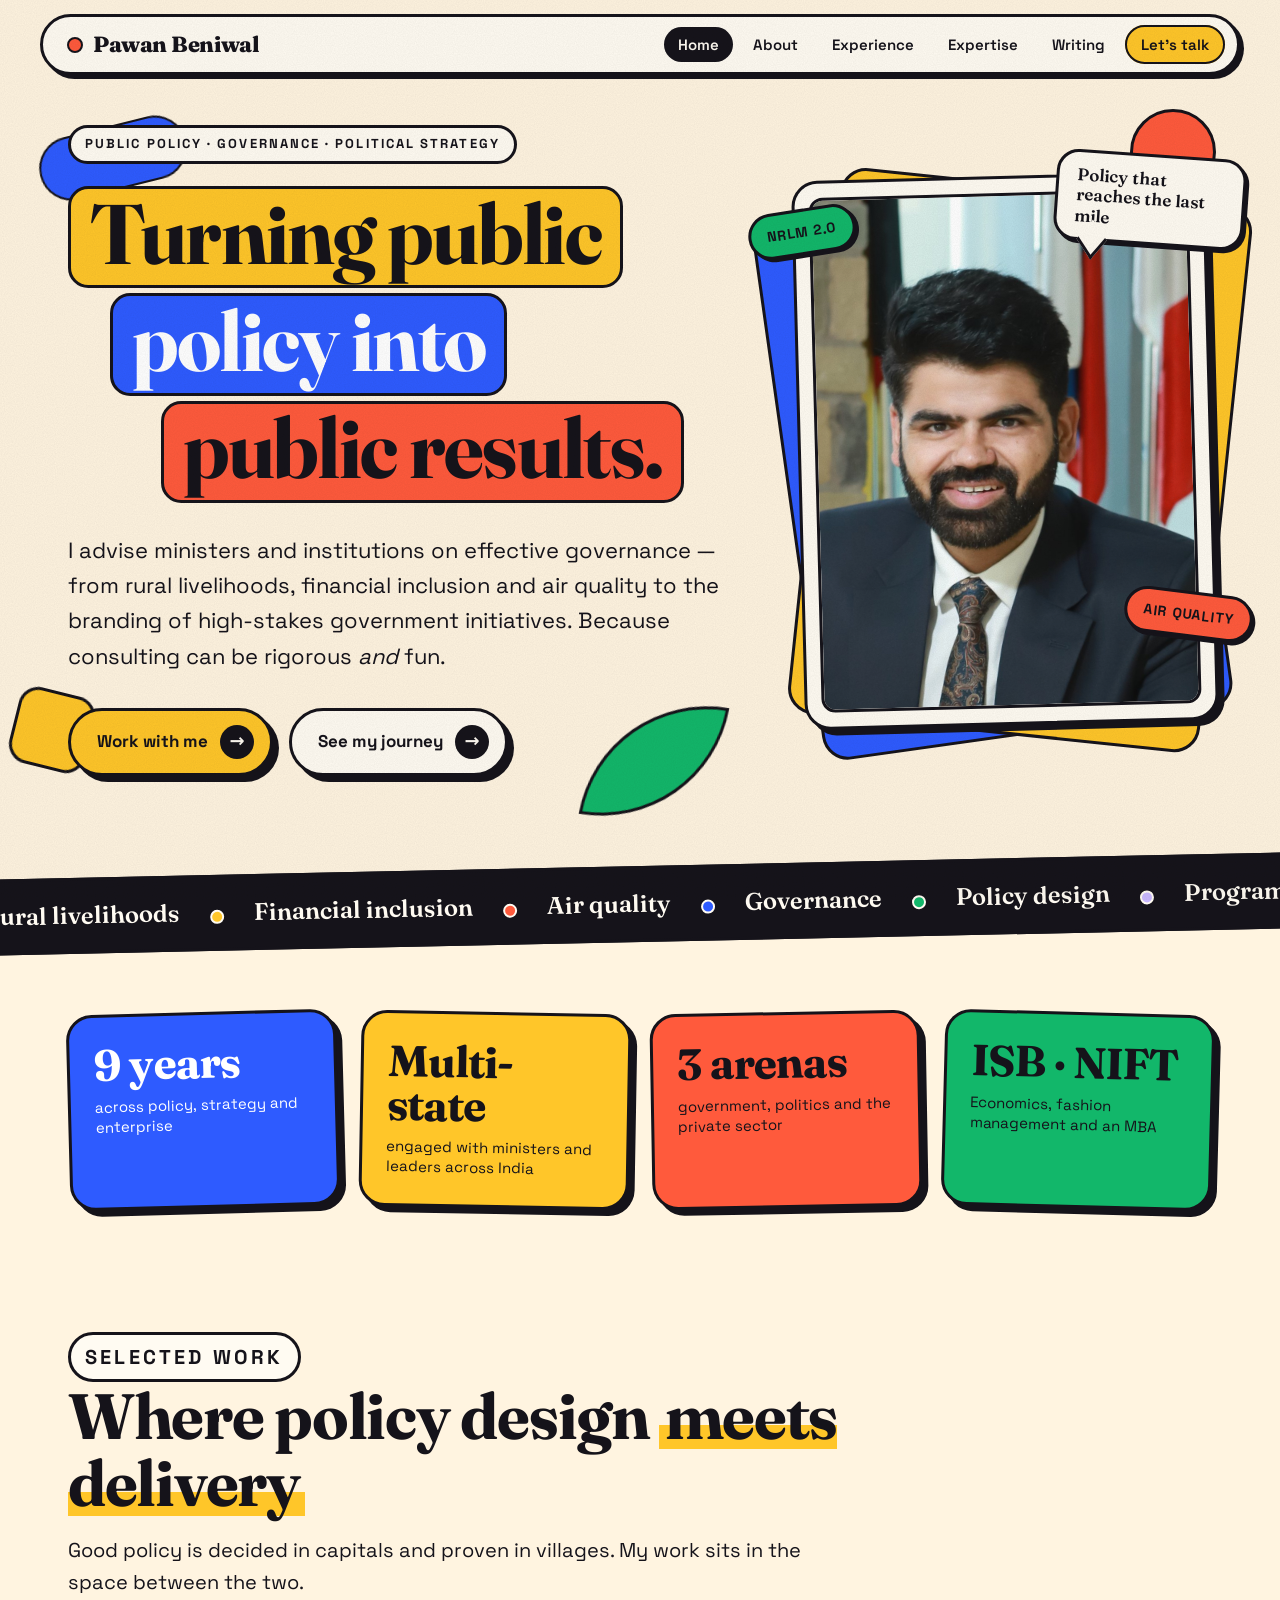
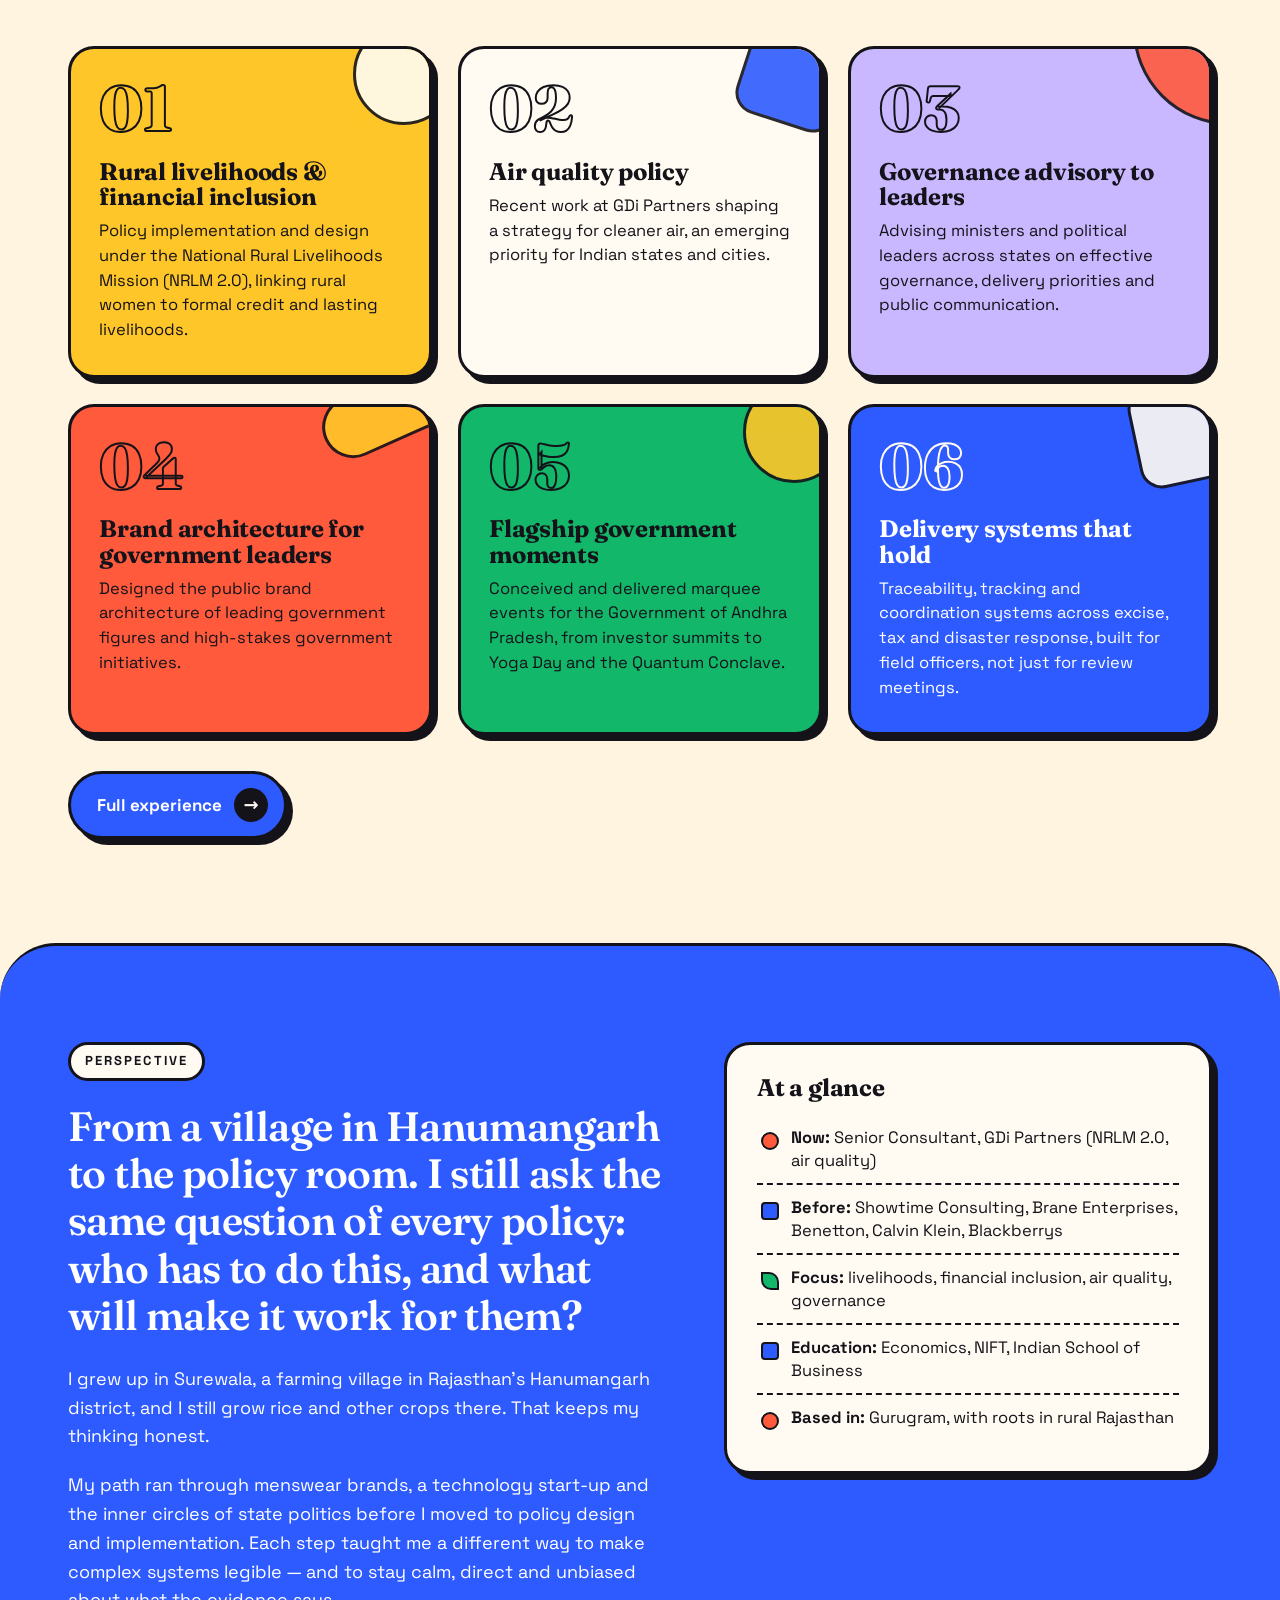
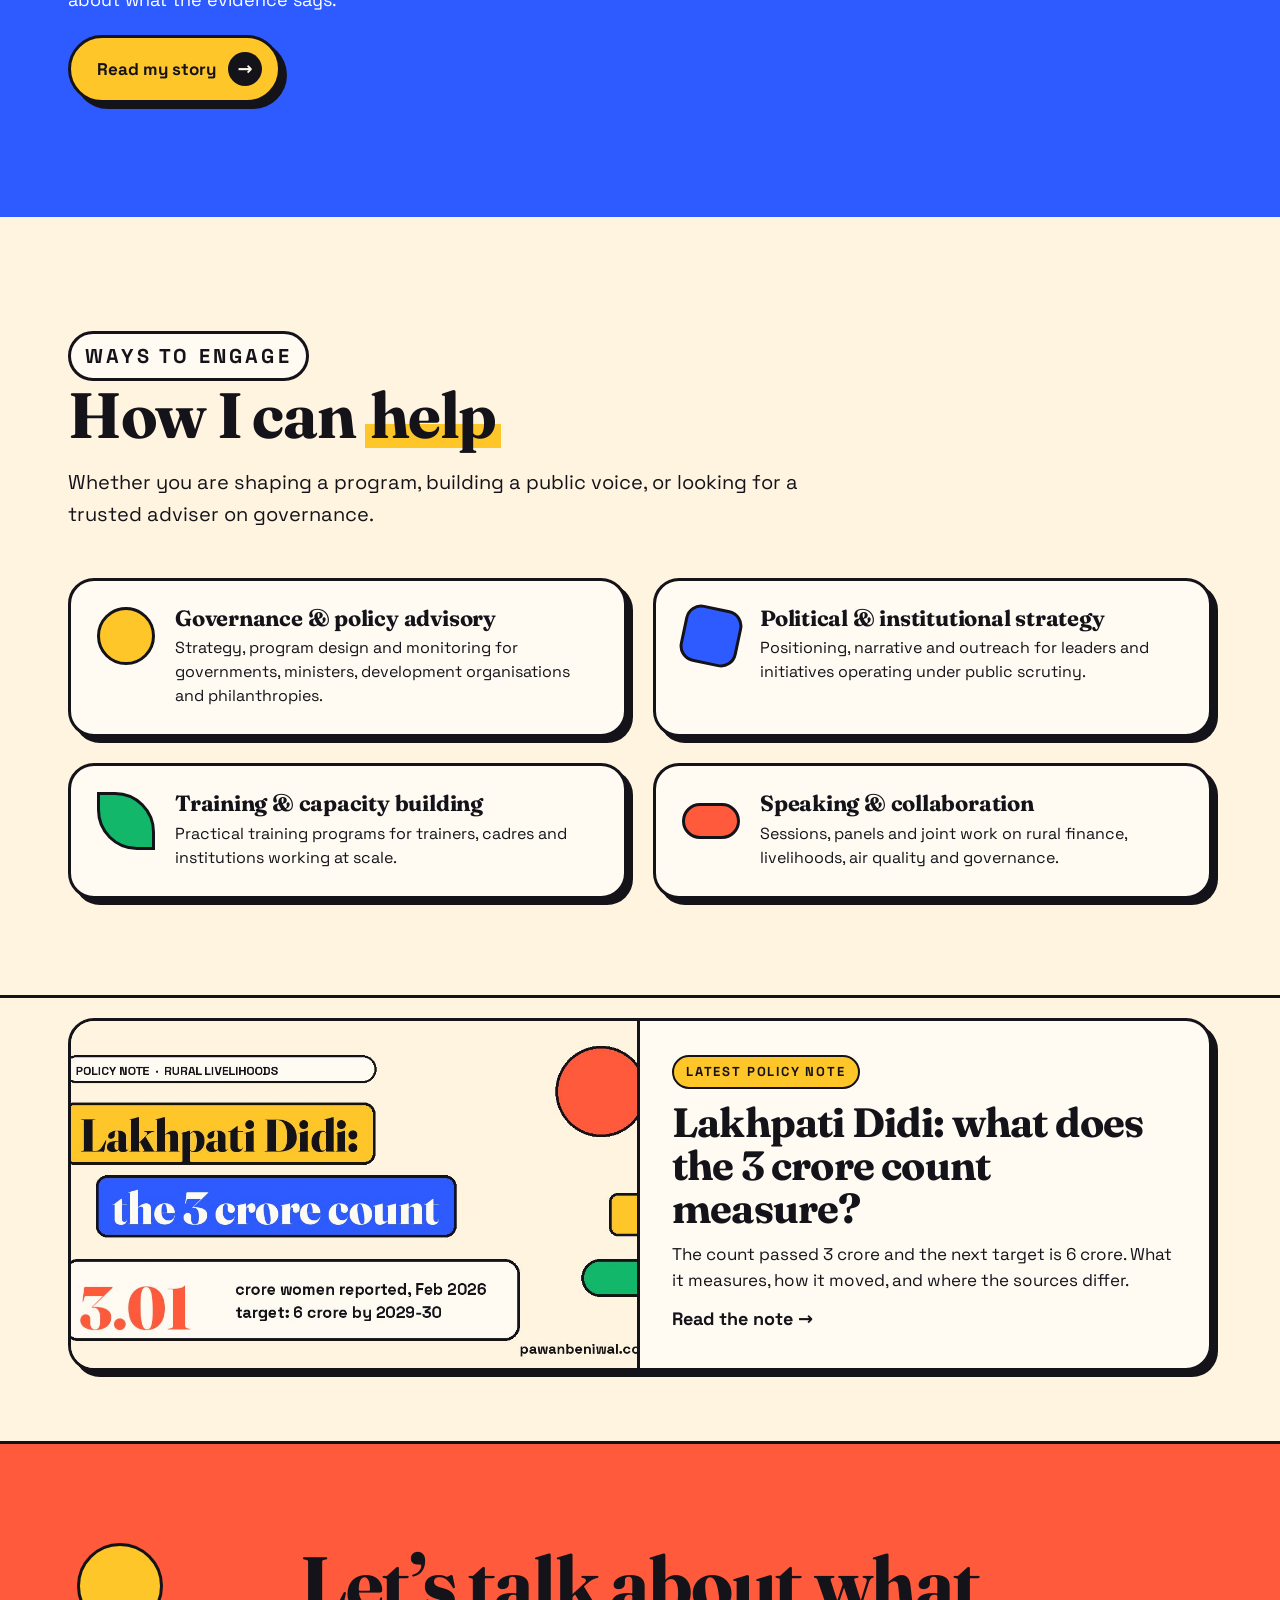
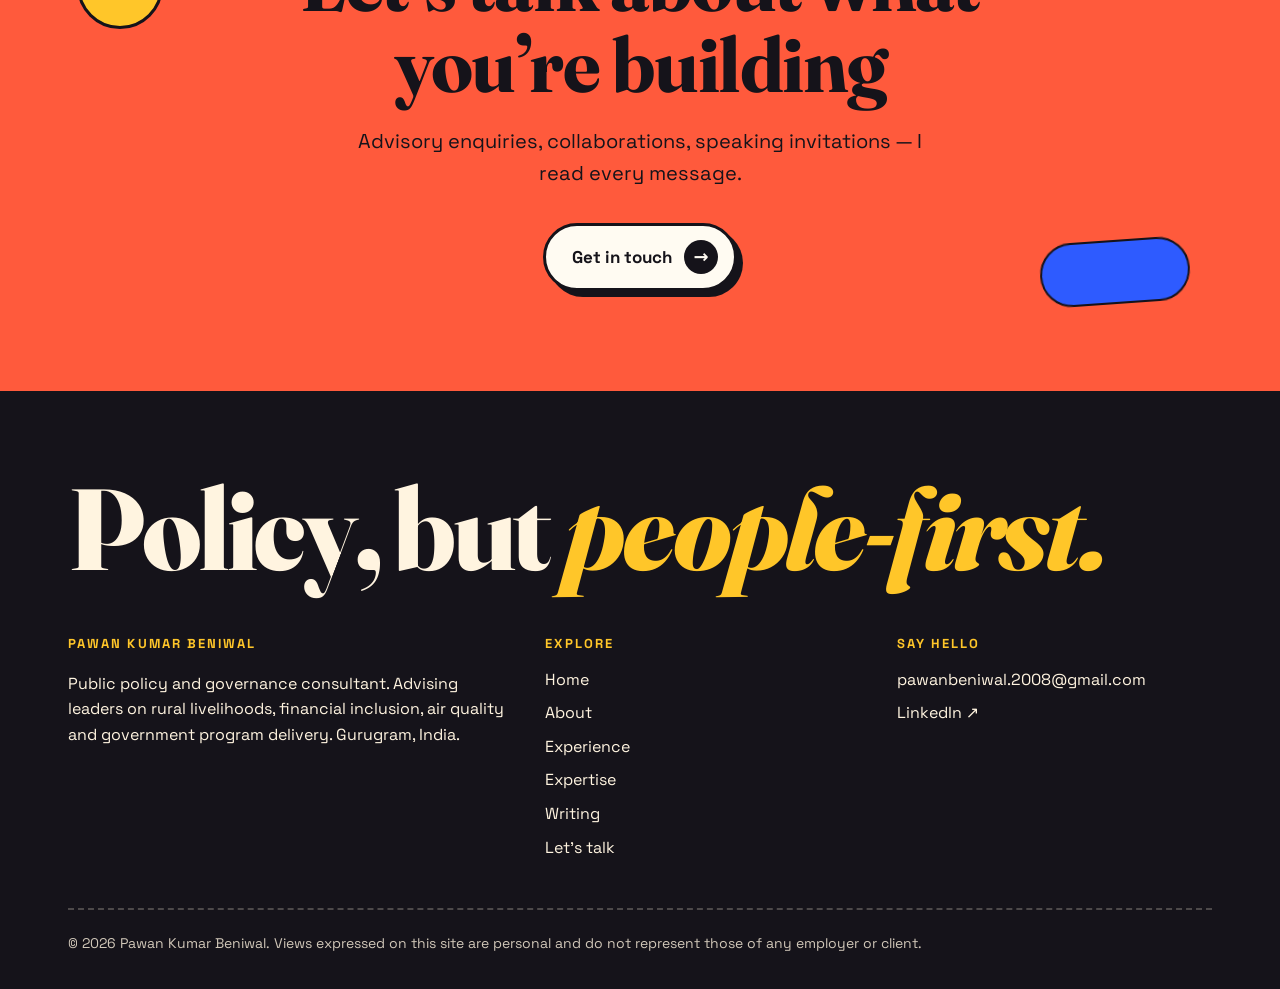
<file: index.html>
<!doctype html>
<html lang="en">
<head>
<script async src="https://www.googletagmanager.com/gtag/js?id=G-NLKWWR2XJQ"></script>
<script>window.dataLayer=window.dataLayer||[];function gtag(){dataLayer.push(arguments);}gtag("js",new Date());gtag("config","G-NLKWWR2XJQ");</script>
<meta charset="utf-8">
<meta name="viewport" content="width=device-width,initial-scale=1">
<title>Pawan Kumar Beniwal | Public Policy & Governance Consultant, India</title>
<meta name="description" content="Pawan Kumar Beniwal advises ministers and institutions on governance, rural livelihoods, financial inclusion and air quality. Policy consultant, Gurugram, India.">
<link rel="canonical" href="https://pawanbeniwal.com/">
<meta property="og:type" content="website"><meta property="og:title" content="Pawan Kumar Beniwal | Public Policy & Governance Consultant, India">
<meta property="og:description" content="Pawan Kumar Beniwal advises ministers and institutions on governance, rural livelihoods, financial inclusion and air quality. Policy consultant, Gurugram, India."><meta property="og:url" content="https://pawanbeniwal.com/">
<meta property="og:site_name" content="Pawan Kumar Beniwal"><meta property="og:image" content="https://pawanbeniwal.com/og-image.jpg">
<meta name="twitter:card" content="summary_large_image"><meta name="twitter:image" content="https://pawanbeniwal.com/og-image.jpg">
<meta name="theme-color" content="#FFC629">
<link rel="icon" href="favicon.svg" type="image/svg+xml">
<link rel="preload" href="fonts/fraunces.woff2" as="font" type="font/woff2" crossorigin>
<link rel="preload" href="fonts/space-grotesk.woff2" as="font" type="font/woff2" crossorigin>
<link rel="stylesheet" href="styles.css">
<script type="application/ld+json">{"@context": "https://schema.org", "@type": "Person", "name": "Pawan Kumar Beniwal", "url": "https://pawanbeniwal.com", "image": "https://pawanbeniwal.com/portrait.jpg", "jobTitle": "Senior Consultant, Governance & Public Policy", "description": "Public policy and governance consultant advising ministers and institutions on rural livelihoods, financial inclusion, air quality and government program delivery in India.", "worksFor": {"@type": "Organization", "name": "GDi Partners"}, "alumniOf": [{"@type": "CollegeOrUniversity", "name": "Indian School of Business"}, {"@type": "CollegeOrUniversity", "name": "National Institute of Fashion Technology"}, {"@type": "CollegeOrUniversity", "name": "Sri Venkateswara College, University of Delhi"}], "knowsAbout": ["Public policy", "Governance", "Rural livelihoods", "Financial inclusion", "Air quality policy", "Government program management", "Political strategy", "Brand strategy"], "sameAs": ["https://www.linkedin.com/in/pawan-beniwal-686046a9/"], "email": "mailto:pawanbeniwal.2008@gmail.com", "address": {"@type": "PostalAddress", "addressLocality": "Gurugram", "addressCountry": "IN"}}</script>
</head>
<body>
<a class="skip" href="#main">Skip to content</a>
<header class="site"><div class="bar">
<a class="brand" href="index.html"><i></i>Pawan Beniwal</a>
<button class="menu-btn" aria-expanded="false" aria-controls="menu" onclick="var m=document.getElementById('menu');var o=m.classList.toggle('open');this.setAttribute('aria-expanded',o)">Menu</button>
<nav aria-label="Primary"><ul id="menu"><li><a href="index.html" aria-current="page">Home</a></li><li><a href="about.html">About</a></li><li><a href="experience.html">Experience</a></li><li><a href="expertise.html">Expertise</a></li><li><a href="writing.html">Writing</a></li><li><a href="contact.html" class="cta">Let&rsquo;s talk</a></li></ul></nav>
</div></header>
<main id="main">

<section class="hero">
<span class="shape pill float" data-d="26" data-r="-14" style="left:2%;top:8%;transform:rotate(-14deg)" aria-hidden="true"></span>
<span class="shape dot float" data-d="-30" style="right:5%;top:6%;animation-delay:-3s" aria-hidden="true"></span>
<span class="shape half float" data-d="22" data-r="10" style="left:46%;bottom:5%;transform:rotate(10deg);animation-delay:-1s" aria-hidden="true"></span>
<span class="shape sq float" data-d="-24" data-r="14" style="left:1%;bottom:12%;transform:rotate(14deg);animation-delay:-4s" aria-hidden="true"></span>
<div class="wrap hero-grid">
<div>
<p class="eyebrow">Public policy &middot; Governance &middot; Political strategy</p>
<h1><span class="hl y">Turning public</span><span class="hl b s1">policy into</span><span class="hl c s2">public results.</span></h1>
<p class="lead">I advise ministers and institutions on effective governance &mdash; from rural livelihoods, financial inclusion and air quality to the branding of high-stakes government initiatives. Because consulting can be rigorous <em>and</em> fun.</p>
<div class="btns"><a class="btn" href="contact.html">Work with me</a><a class="btn paper" href="experience.html">See my journey</a></div>
</div>
<div class="deck">
<div class="card-back a"></div><div class="card-back b"></div>
<div class="card-front"><img src="portrait.jpg" width="960" height="1200" alt="Portrait of Pawan Kumar Beniwal"></div>
<span class="sticker s1">NRLM 2.0</span><span class="sticker s2">Air quality</span>
<div class="bubble">Policy that reaches the last mile</div>
</div>
</div>
</section>
<div class="ticker" aria-hidden="true"><div class="track"><span>Rural livelihoods</span><b style="background:var(--yellow)"></b><span>Financial inclusion</span><b style="background:var(--coral)"></b><span>Air quality</span><b style="background:var(--blue)"></b><span>Governance</span><b style="background:var(--green)"></b><span>Policy design</span><b style="background:var(--lilac)"></b><span>Program delivery</span><b style="background:var(--yellow)"></b><span>Political strategy</span><b style="background:var(--coral)"></b><span>Last-mile thinking</span><b style="background:var(--blue)"></b><span>Rural livelihoods</span><b style="background:var(--yellow)"></b><span>Financial inclusion</span><b style="background:var(--coral)"></b><span>Air quality</span><b style="background:var(--blue)"></b><span>Governance</span><b style="background:var(--green)"></b><span>Policy design</span><b style="background:var(--lilac)"></b><span>Program delivery</span><b style="background:var(--yellow)"></b><span>Political strategy</span><b style="background:var(--coral)"></b><span>Last-mile thinking</span><b style="background:var(--blue)"></b><span>Rural livelihoods</span><b style="background:var(--yellow)"></b><span>Financial inclusion</span><b style="background:var(--coral)"></b><span>Air quality</span><b style="background:var(--blue)"></b><span>Governance</span><b style="background:var(--green)"></b><span>Policy design</span><b style="background:var(--lilac)"></b><span>Program delivery</span><b style="background:var(--yellow)"></b><span>Political strategy</span><b style="background:var(--coral)"></b><span>Last-mile thinking</span><b style="background:var(--blue)"></b><span>Rural livelihoods</span><b style="background:var(--yellow)"></b><span>Financial inclusion</span><b style="background:var(--coral)"></b><span>Air quality</span><b style="background:var(--blue)"></b><span>Governance</span><b style="background:var(--green)"></b><span>Policy design</span><b style="background:var(--lilac)"></b><span>Program delivery</span><b style="background:var(--yellow)"></b><span>Political strategy</span><b style="background:var(--coral)"></b><span>Last-mile thinking</span><b style="background:var(--blue)"></b></div></div>
<div class="wrap"><div class="stats rv">
<div class="stat"><b>9 years</b><span>across policy, strategy and enterprise</span></div>
<div class="stat"><b>Multi-state</b><span>engaged with ministers and leaders across India</span></div>
<div class="stat"><b>3 arenas</b><span>government, politics and the private sector</span></div>
<div class="stat"><b>ISB &middot; NIFT</b><span>Economics, fashion management and an MBA</span></div>
</div></div>

<section><div class="wrap">
<div class="sec-head rv"><p class="eyebrow">Selected work</p>
<h2>Where policy design <span class="u">meets delivery</span></h2>
<p>Good policy is decided in capitals and proven in villages. My work sits in the space between the two.</p></div>
<div class="grid g3"><div class="work w1 rv"><span class="n">01</span><h3>Rural livelihoods &amp; financial inclusion</h3><p>Policy implementation and design under the National Rural Livelihoods Mission (NRLM 2.0), linking rural women to formal credit and lasting livelihoods.</p></div><div class="work w2 rv"><span class="n">02</span><h3>Air quality policy</h3><p>Recent work at GDi Partners shaping a strategy for cleaner air, an emerging priority for Indian states and cities.</p></div><div class="work w3 rv"><span class="n">03</span><h3>Governance advisory to leaders</h3><p>Advising ministers and political leaders across states on effective governance, delivery priorities and public communication.</p></div><div class="work w4 rv"><span class="n">04</span><h3>Brand architecture for government leaders</h3><p>Designed the public brand architecture of leading government figures and high-stakes government initiatives.</p></div><div class="work w5 rv"><span class="n">05</span><h3>Flagship government moments</h3><p>Conceived and delivered marquee events for the Government of Andhra Pradesh, from investor summits to Yoga Day and the Quantum Conclave.</p></div><div class="work w6 rv"><span class="n">06</span><h3>Delivery systems that hold</h3><p>Traceability, tracking and coordination systems across excise, tax and disaster response, built for field officers, not just for review meetings.</p></div></div>
<p style="margin-top:36px"><a class="btn blue" href="experience.html">Full experience</a></p>
</div></section>

<section class="band blue"><div class="wrap split">
<div class="rv">
<p class="eyebrow">Perspective</p>
<p class="quote">From a village in Hanumangarh to the policy room. I still ask the same question of every policy: who has to do this, and what will make it work for them?</p>
<div class="prose">
<p>I grew up in Surewala, a farming village in Rajasthan&rsquo;s Hanumangarh district, and I still grow rice and other crops there. That keeps my thinking honest.</p>
<p>My path ran through menswear brands, a technology start-up and the inner circles of state politics before I moved to policy design and implementation. Each step taught me a different way to make complex systems legible &mdash; and to stay calm, direct and unbiased about what the evidence says.</p>
</div>
<p><a class="btn" href="about.html">Read my story</a></p>
</div>
<div class="glance rv"><h3>At a glance</h3>
<ul>
<li><b>Now:</b> Senior Consultant, GDi Partners (NRLM 2.0, air quality)</li>
<li><b>Before:</b> Showtime Consulting, Brane Enterprises, Benetton, Calvin Klein, Blackberrys</li>
<li><b>Focus:</b> livelihoods, financial inclusion, air quality, governance</li>
<li><b>Education:</b> Economics, NIFT, Indian School of Business</li>
<li><b>Based in:</b> Gurugram, with roots in rural Rajasthan</li></ul></div>
</div></section>

<section style="border-bottom:var(--bw) solid var(--ink)"><div class="wrap">
<div class="sec-head rv"><p class="eyebrow">Ways to engage</p><h2>How I can <span class="u">help</span></h2>
<p>Whether you are shaping a program, building a public voice, or looking for a trusted adviser on governance.</p></div>
<div class="grid g2">
<div class="pillcard rv"><span class="ico" style="background:var(--yellow);border-radius:50%"></span><div><h3>Governance &amp; policy advisory</h3><p>Strategy, program design and monitoring for governments, ministers, development organisations and philanthropies.</p></div></div>
<div class="pillcard rv"><span class="ico" style="background:var(--blue);border-radius:16px;transform:rotate(12deg)"></span><div><h3>Political &amp; institutional strategy</h3><p>Positioning, narrative and outreach for leaders and initiatives operating under public scrutiny.</p></div></div>
<div class="pillcard rv"><span class="ico" style="background:var(--green);border-radius:0 40px 0 40px"></span><div><h3>Training &amp; capacity building</h3><p>Practical training programs for trainers, cadres and institutions working at scale.</p></div></div>
<div class="pillcard rv"><span class="ico" style="background:var(--coral);border-radius:999px;height:36px;margin-top:11px"></span><div><h3>Speaking &amp; collaboration</h3><p>Sessions, panels and joint work on rural finance, livelihoods, air quality and governance.</p></div></div>
</div></div></section>
<section class="latest"><div class="wrap"><a class="post-card rv" href="/writing/lakhpati-didi-3-crore-milestone-what-it-counts.html"><img src="/images/og-lakhpati-didi-3-crore-milestone.jpg" width="1200" height="630" alt="Headline graphic: Lakhpati Didi, what the 3 crore count measures. 3.01 crore women reported in February 2026 against a 6 crore target" loading="lazy"><div><span class="n">LATEST POLICY NOTE</span><h2>Lakhpati Didi: what does the 3 crore count measure?</h2><p>The count passed 3 crore and the next target is 6 crore. What it measures, how it moved, and where the sources differ.</p><span class="more">Read the note &rarr;</span></div></a></div></section>
<div class="cta-band">
<span class="shape dot float" style="left:6%;top:18%;background:var(--yellow)" aria-hidden="true"></span>
<span class="shape pill float" style="right:7%;bottom:16%;background:var(--blue);animation-delay:-2s" aria-hidden="true"></span>
<div class="wrap rv"><h2>Let&rsquo;s talk about what you&rsquo;re building</h2><p>Advisory enquiries, collaborations, speaking invitations &mdash; I read every message.</p><a class="btn paper" href="contact.html">Get in touch</a></div></div>

</main>
<footer><div class="wrap">
<p class="big">Policy, but <em>people-first.</em></p>
<div class="fgrid">
<div><h4>Pawan Kumar Beniwal</h4><p>Public policy and governance consultant. Advising leaders on rural livelihoods, financial inclusion, air quality and government program delivery. Gurugram, India.</p></div>
<div><h4>Explore</h4><ul><li><a href="index.html">Home</a></li><li><a href="about.html">About</a></li><li><a href="experience.html">Experience</a></li><li><a href="expertise.html">Expertise</a></li><li><a href="writing.html">Writing</a></li><li><a href="contact.html">Let&rsquo;s talk</a></li></ul></div>
<div><h4>Say hello</h4><ul><li><a href="mailto:pawanbeniwal.2008@gmail.com">pawanbeniwal.2008@gmail.com</a></li><li><a href="https://www.linkedin.com/in/pawan-beniwal-686046a9/" rel="me noopener" target="_blank">LinkedIn &nearr;</a></li></ul></div>
</div>
<div class="legal">&copy; 2026 Pawan Kumar Beniwal. Views expressed on this site are personal and do not represent those of any employer or client.</div>
</div></footer>
<script>
document.documentElement.classList.add('js');
(function(){
var io=new IntersectionObserver(function(es){es.forEach(function(e){if(e.isIntersecting){e.target.classList.add('in');io.unobserve(e.target)}})},{threshold:.12});
document.querySelectorAll('.rv').forEach(function(el){io.observe(el)});
var sh=document.querySelectorAll('.shape[data-d]');
if(sh.length&&!matchMedia('(prefers-reduced-motion:reduce)').matches){
addEventListener('mousemove',function(e){var x=(e.clientX/innerWidth-.5),y=(e.clientY/innerHeight-.5);
sh.forEach(function(s){var d=parseFloat(s.dataset.d);s.style.transform='translate('+(x*d)+'px,'+(y*d)+'px) rotate('+(s.dataset.r||0)+'deg)'})})}
})();
</script>
</body></html>
</file>
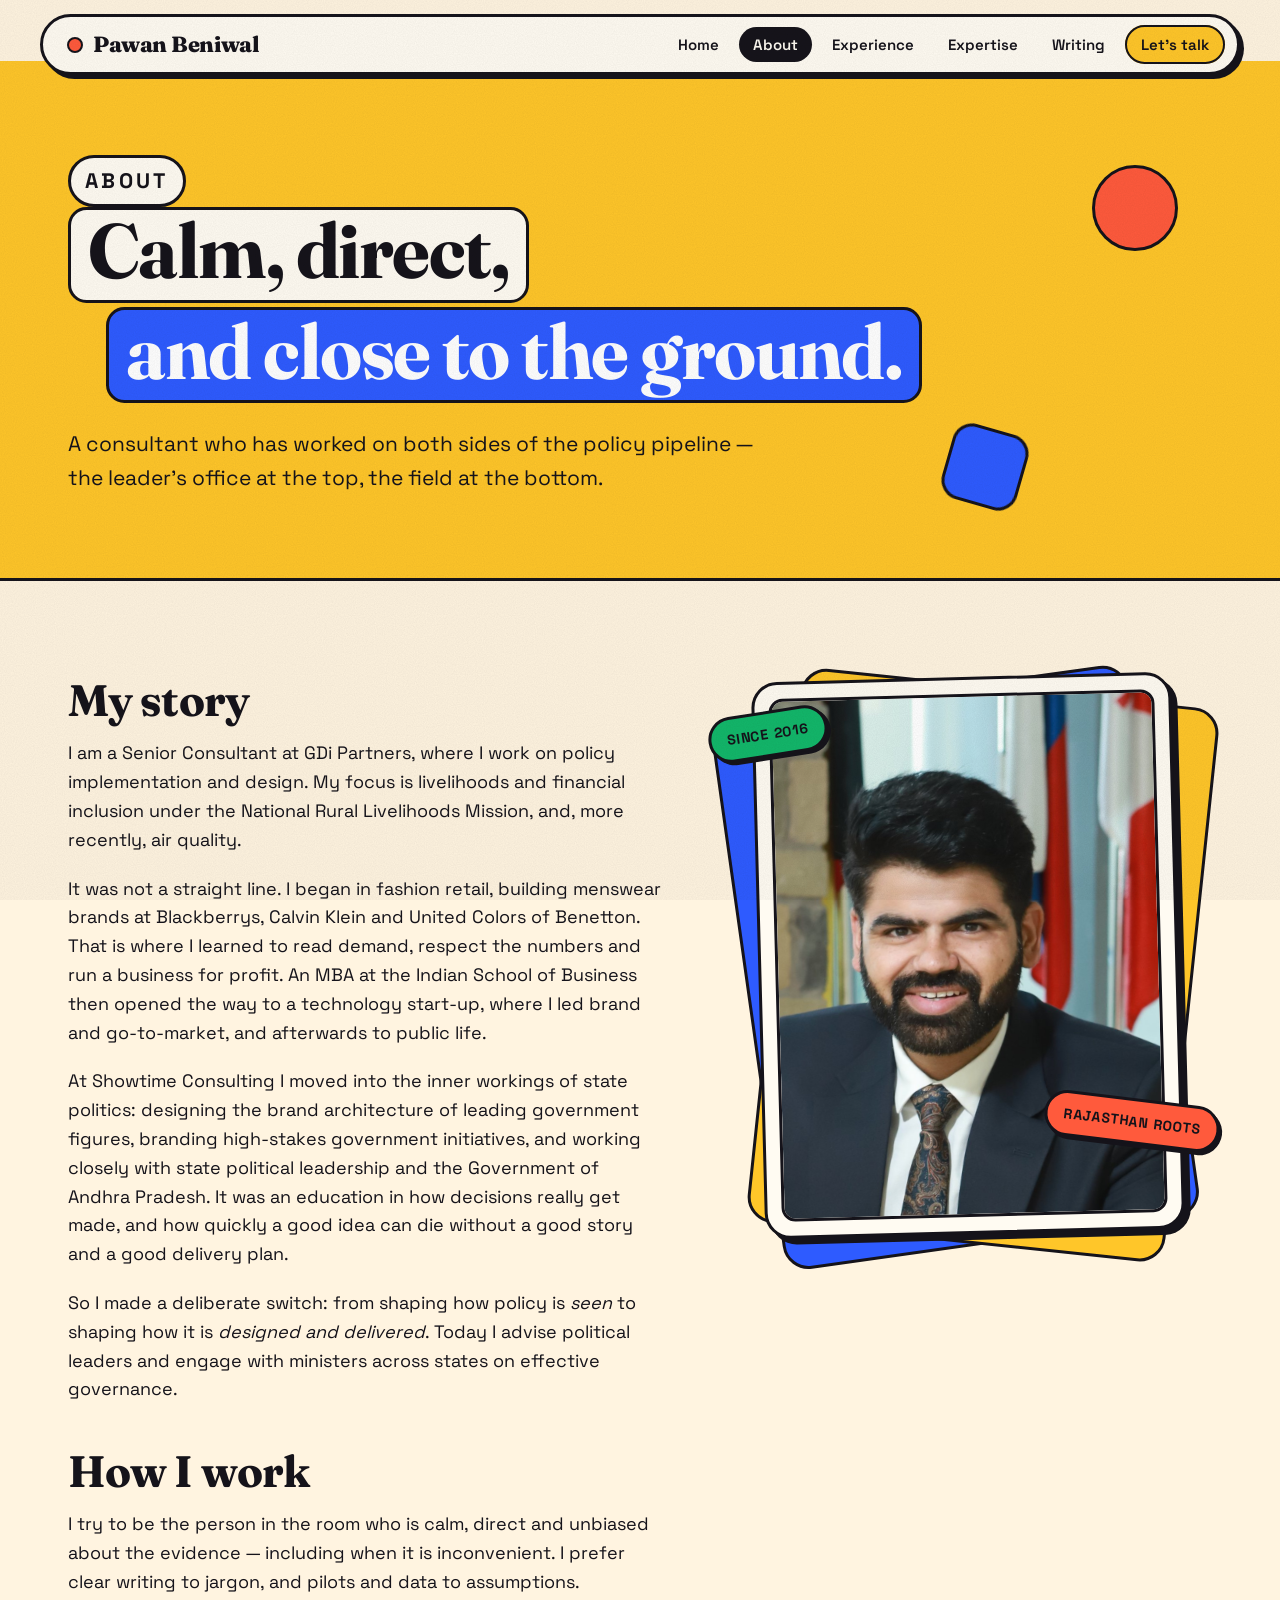
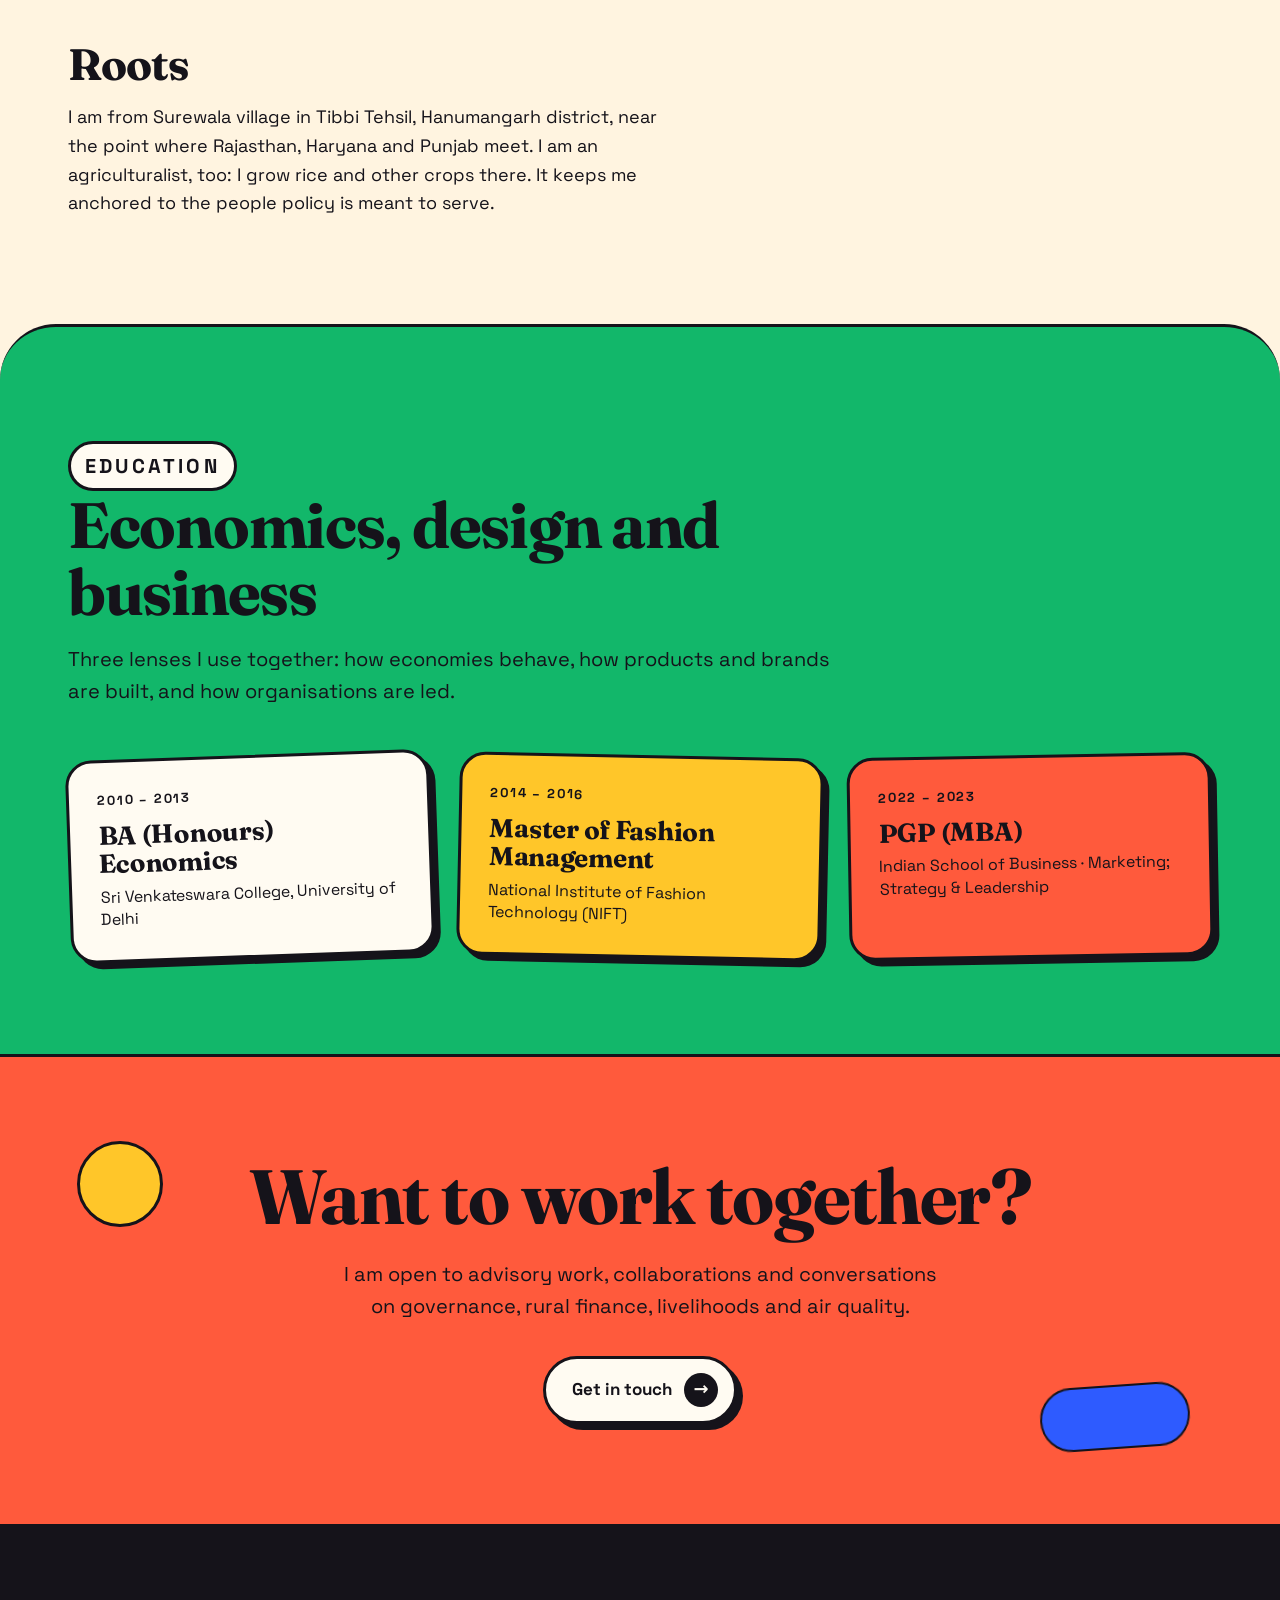
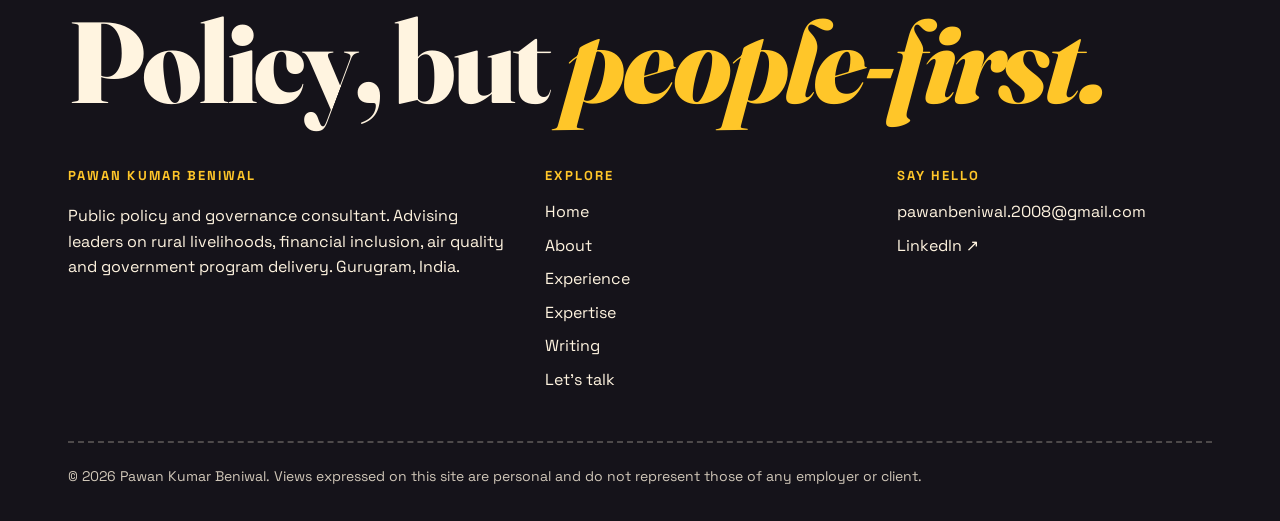
<file: about.html>
<!doctype html>
<html lang="en">
<head>
<script async src="https://www.googletagmanager.com/gtag/js?id=G-NLKWWR2XJQ"></script>
<script>window.dataLayer=window.dataLayer||[];function gtag(){dataLayer.push(arguments);}gtag("js",new Date());gtag("config","G-NLKWWR2XJQ");</script>
<meta charset="utf-8">
<meta name="viewport" content="width=device-width,initial-scale=1">
<title>About Pawan Kumar Beniwal | Policy & Governance Consultant</title>
<meta name="description" content="The story of Pawan Kumar Beniwal: from a Rajasthan farming village and retail brands to political strategy and policy design at GDi Partners. ISB, NIFT and Economics.">
<link rel="canonical" href="https://pawanbeniwal.com/about.html">
<meta property="og:type" content="website"><meta property="og:title" content="About Pawan Kumar Beniwal | Policy & Governance Consultant">
<meta property="og:description" content="The story of Pawan Kumar Beniwal: from a Rajasthan farming village and retail brands to political strategy and policy design at GDi Partners. ISB, NIFT and Economics."><meta property="og:url" content="https://pawanbeniwal.com/about.html">
<meta property="og:site_name" content="Pawan Kumar Beniwal"><meta property="og:image" content="https://pawanbeniwal.com/og-image.jpg">
<meta name="twitter:card" content="summary_large_image"><meta name="twitter:image" content="https://pawanbeniwal.com/og-image.jpg">
<meta name="theme-color" content="#FFC629">
<link rel="icon" href="favicon.svg" type="image/svg+xml">
<link rel="preload" href="fonts/fraunces.woff2" as="font" type="font/woff2" crossorigin>
<link rel="preload" href="fonts/space-grotesk.woff2" as="font" type="font/woff2" crossorigin>
<link rel="stylesheet" href="styles.css">
<script type="application/ld+json">{"@context": "https://schema.org", "@type": "Person", "name": "Pawan Kumar Beniwal", "url": "https://pawanbeniwal.com", "image": "https://pawanbeniwal.com/portrait.jpg", "jobTitle": "Senior Consultant, Governance & Public Policy", "description": "Public policy and governance consultant advising ministers and institutions on rural livelihoods, financial inclusion, air quality and government program delivery in India.", "worksFor": {"@type": "Organization", "name": "GDi Partners"}, "alumniOf": [{"@type": "CollegeOrUniversity", "name": "Indian School of Business"}, {"@type": "CollegeOrUniversity", "name": "National Institute of Fashion Technology"}, {"@type": "CollegeOrUniversity", "name": "Sri Venkateswara College, University of Delhi"}], "knowsAbout": ["Public policy", "Governance", "Rural livelihoods", "Financial inclusion", "Air quality policy", "Government program management", "Political strategy", "Brand strategy"], "sameAs": ["https://www.linkedin.com/in/pawan-beniwal-686046a9/"], "email": "mailto:pawanbeniwal.2008@gmail.com", "address": {"@type": "PostalAddress", "addressLocality": "Gurugram", "addressCountry": "IN"}}</script>
</head>
<body>
<a class="skip" href="#main">Skip to content</a>
<header class="site"><div class="bar">
<a class="brand" href="index.html"><i></i>Pawan Beniwal</a>
<button class="menu-btn" aria-expanded="false" aria-controls="menu" onclick="var m=document.getElementById('menu');var o=m.classList.toggle('open');this.setAttribute('aria-expanded',o)">Menu</button>
<nav aria-label="Primary"><ul id="menu"><li><a href="index.html">Home</a></li><li><a href="about.html" aria-current="page">About</a></li><li><a href="experience.html">Experience</a></li><li><a href="expertise.html">Expertise</a></li><li><a href="writing.html">Writing</a></li><li><a href="contact.html" class="cta">Let&rsquo;s talk</a></li></ul></nav>
</div></header>
<main id="main">

<div class="pagehead y"><span class="shape dot float" style="right:8%;top:20%;background:var(--coral)" aria-hidden="true"></span><span class="shape sq float" style="right:20%;bottom:14%;background:var(--blue);transform:rotate(16deg)" aria-hidden="true"></span>
<div class="wrap"><p class="eyebrow">About</p><h1><span class="hl p">Calm, direct,</span><span class="hl b s1">and close to the ground.</span></h1>
<p>A consultant who has worked on both sides of the policy pipeline &mdash; the leader&rsquo;s office at the top, the field at the bottom.</p></div></div>
<section><div class="wrap split">
<div class="prose rv">
<h2>My story</h2>
<p>I am a Senior Consultant at GDi Partners, where I work on policy implementation and design. My focus is livelihoods and financial inclusion under the National Rural Livelihoods Mission, and, more recently, air quality.</p>
<p>It was not a straight line. I began in fashion retail, building menswear brands at Blackberrys, Calvin Klein and United Colors of Benetton. That is where I learned to read demand, respect the numbers and run a business for profit. An MBA at the Indian School of Business then opened the way to a technology start-up, where I led brand and go-to-market, and afterwards to public life.</p>
<p>At Showtime Consulting I moved into the inner workings of state politics: designing the brand architecture of leading government figures, branding high-stakes government initiatives, and working closely with state political leadership and the Government of Andhra Pradesh. It was an education in how decisions really get made, and how quickly a good idea can die without a good story and a good delivery plan.</p>
<p>So I made a deliberate switch: from shaping how policy is <em>seen</em> to shaping how it is <em>designed and delivered</em>. Today I advise political leaders and engage with ministers across states on effective governance.</p>
<h2>How I work</h2>
<p>I try to be the person in the room who is calm, direct and unbiased about the evidence &mdash; including when it is inconvenient. I prefer clear writing to jargon, and pilots and data to assumptions.</p>
<h2>Roots</h2>
<p>I am from Surewala village in Tibbi Tehsil, Hanumangarh district, near the point where Rajasthan, Haryana and Punjab meet. I am an agriculturalist, too: I grow rice and other crops there. It keeps me anchored to the people policy is meant to serve.</p>
</div>
<aside class="rv"><div class="deck"><div class="card-back a"></div><div class="card-back b"></div><div class="card-front"><img src="portrait.jpg" width="960" height="1200" alt="Portrait of Pawan Kumar Beniwal"></div><span class="sticker s1">Since 2016</span><span class="sticker s2">Rajasthan roots</span></div></aside>
</div></section>

<section class="band green"><div class="wrap">
<div class="sec-head rv"><p class="eyebrow">Education</p><h2>Economics, design and business</h2>
<p>Three lenses I use together: how economies behave, how products and brands are built, and how organisations are led.</p></div>
<div class="edu rv">
<div class="card"><div class="yr">2010 &ndash; 2013</div><b>BA (Honours) Economics</b><span>Sri Venkateswara College, University of Delhi</span></div>
<div class="card"><div class="yr">2014 &ndash; 2016</div><b>Master of Fashion Management</b><span>National Institute of Fashion Technology (NIFT)</span></div>
<div class="card"><div class="yr">2022 &ndash; 2023</div><b>PGP (MBA)</b><span>Indian School of Business &middot; Marketing; Strategy &amp; Leadership</span></div>
</div></div></section>
<div class="cta-band">
<span class="shape dot float" style="left:6%;top:18%;background:var(--yellow)" aria-hidden="true"></span>
<span class="shape pill float" style="right:7%;bottom:16%;background:var(--blue);animation-delay:-2s" aria-hidden="true"></span>
<div class="wrap rv"><h2>Want to work together?</h2><p>I am open to advisory work, collaborations and conversations on governance, rural finance, livelihoods and air quality.</p><a class="btn paper" href="contact.html">Get in touch</a></div></div>

</main>
<footer><div class="wrap">
<p class="big">Policy, but <em>people-first.</em></p>
<div class="fgrid">
<div><h4>Pawan Kumar Beniwal</h4><p>Public policy and governance consultant. Advising leaders on rural livelihoods, financial inclusion, air quality and government program delivery. Gurugram, India.</p></div>
<div><h4>Explore</h4><ul><li><a href="index.html">Home</a></li><li><a href="about.html">About</a></li><li><a href="experience.html">Experience</a></li><li><a href="expertise.html">Expertise</a></li><li><a href="writing.html">Writing</a></li><li><a href="contact.html">Let&rsquo;s talk</a></li></ul></div>
<div><h4>Say hello</h4><ul><li><a href="mailto:pawanbeniwal.2008@gmail.com">pawanbeniwal.2008@gmail.com</a></li><li><a href="https://www.linkedin.com/in/pawan-beniwal-686046a9/" rel="me noopener" target="_blank">LinkedIn &nearr;</a></li></ul></div>
</div>
<div class="legal">&copy; 2026 Pawan Kumar Beniwal. Views expressed on this site are personal and do not represent those of any employer or client.</div>
</div></footer>
<script>
document.documentElement.classList.add('js');
(function(){
var io=new IntersectionObserver(function(es){es.forEach(function(e){if(e.isIntersecting){e.target.classList.add('in');io.unobserve(e.target)}})},{threshold:.12});
document.querySelectorAll('.rv').forEach(function(el){io.observe(el)});
var sh=document.querySelectorAll('.shape[data-d]');
if(sh.length&&!matchMedia('(prefers-reduced-motion:reduce)').matches){
addEventListener('mousemove',function(e){var x=(e.clientX/innerWidth-.5),y=(e.clientY/innerHeight-.5);
sh.forEach(function(s){var d=parseFloat(s.dataset.d);s.style.transform='translate('+(x*d)+'px,'+(y*d)+'px) rotate('+(s.dataset.r||0)+'deg)'})})}
})();
</script>
</body></html>
</file>
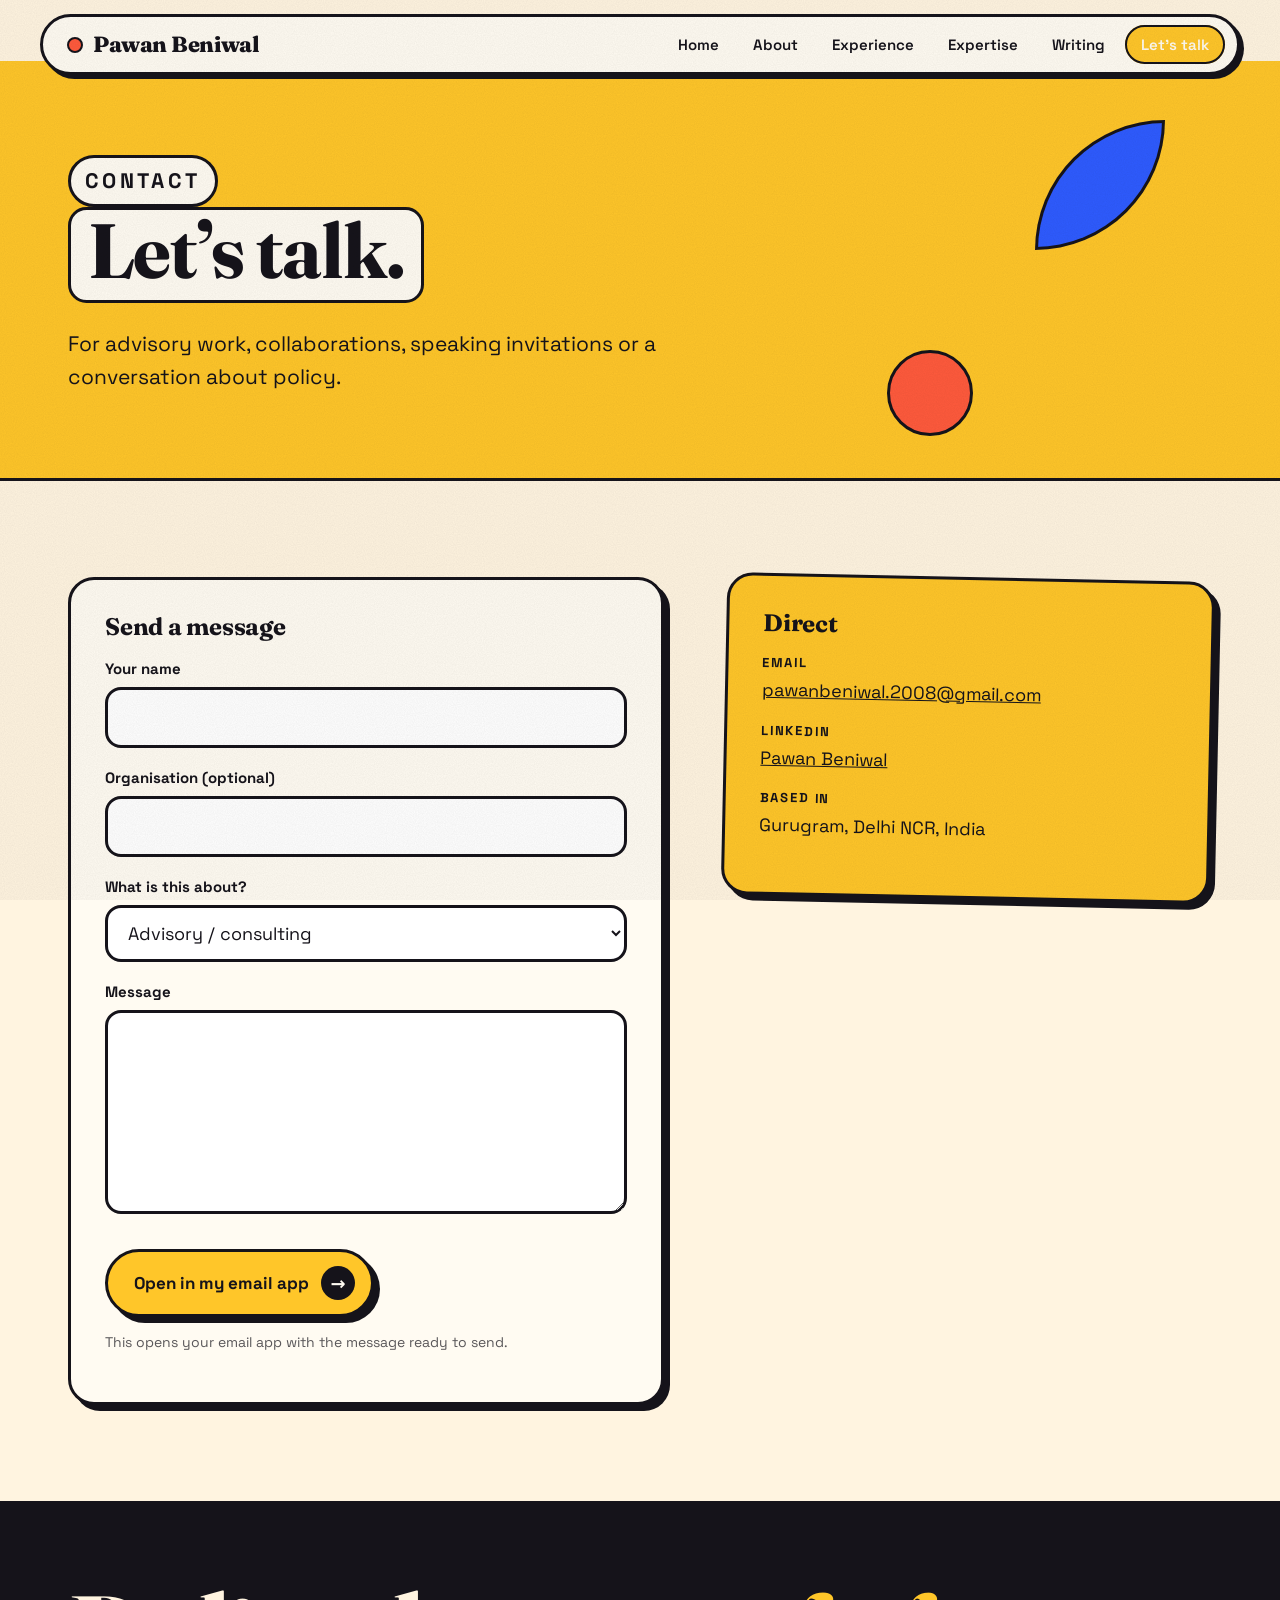
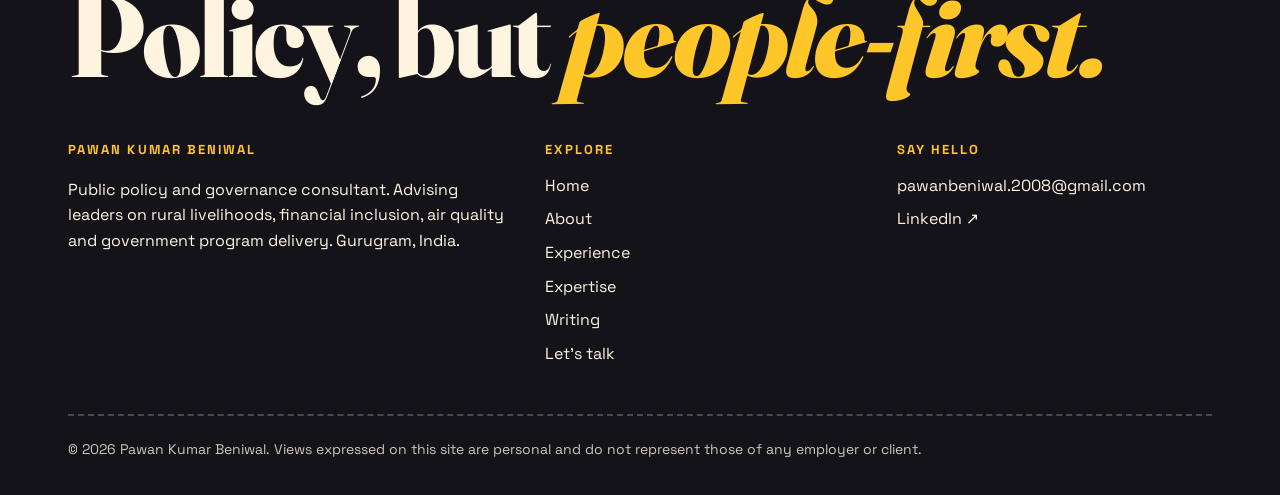
<file: contact.html>
<!doctype html>
<html lang="en">
<head>
<script async src="https://www.googletagmanager.com/gtag/js?id=G-NLKWWR2XJQ"></script>
<script>window.dataLayer=window.dataLayer||[];function gtag(){dataLayer.push(arguments);}gtag("js",new Date());gtag("config","G-NLKWWR2XJQ");</script>
<meta charset="utf-8">
<meta name="viewport" content="width=device-width,initial-scale=1">
<title>Contact | Pawan Kumar Beniwal</title>
<meta name="description" content="Get in touch with Pawan Kumar Beniwal for advisory work, collaborations or speaking on governance, rural livelihoods, financial inclusion and air quality.">
<link rel="canonical" href="https://pawanbeniwal.com/contact.html">
<meta property="og:type" content="website"><meta property="og:title" content="Contact | Pawan Kumar Beniwal">
<meta property="og:description" content="Get in touch with Pawan Kumar Beniwal for advisory work, collaborations or speaking on governance, rural livelihoods, financial inclusion and air quality."><meta property="og:url" content="https://pawanbeniwal.com/contact.html">
<meta property="og:site_name" content="Pawan Kumar Beniwal"><meta property="og:image" content="https://pawanbeniwal.com/og-image.jpg">
<meta name="twitter:card" content="summary_large_image"><meta name="twitter:image" content="https://pawanbeniwal.com/og-image.jpg">
<meta name="theme-color" content="#FFC629">
<link rel="icon" href="favicon.svg" type="image/svg+xml">
<link rel="preload" href="fonts/fraunces.woff2" as="font" type="font/woff2" crossorigin>
<link rel="preload" href="fonts/space-grotesk.woff2" as="font" type="font/woff2" crossorigin>
<link rel="stylesheet" href="styles.css">

</head>
<body>
<a class="skip" href="#main">Skip to content</a>
<header class="site"><div class="bar">
<a class="brand" href="index.html"><i></i>Pawan Beniwal</a>
<button class="menu-btn" aria-expanded="false" aria-controls="menu" onclick="var m=document.getElementById('menu');var o=m.classList.toggle('open');this.setAttribute('aria-expanded',o)">Menu</button>
<nav aria-label="Primary"><ul id="menu"><li><a href="index.html">Home</a></li><li><a href="about.html">About</a></li><li><a href="experience.html">Experience</a></li><li><a href="expertise.html">Expertise</a></li><li><a href="writing.html">Writing</a></li><li><a href="contact.html" aria-current="page" class="cta">Let&rsquo;s talk</a></li></ul></nav>
</div></header>
<main id="main">

<div class="pagehead y"><span class="shape half float" style="right:9%;top:14%;background:var(--blue)" aria-hidden="true"></span><span class="shape dot float" style="right:24%;bottom:10%;background:var(--coral)" aria-hidden="true"></span>
<div class="wrap"><p class="eyebrow">Contact</p><h1><span class="hl p">Let&rsquo;s talk.</span></h1>
<p>For advisory work, collaborations, speaking invitations or a conversation about policy.</p></div></div>
<section><div class="wrap split">
<div class="contact-box rv">
<h3>Send a message</h3>
<form id="f" onsubmit="return go(event)">
<label for="n">Your name</label><input id="n" required autocomplete="name">
<label for="o">Organisation (optional)</label><input id="o" autocomplete="organization">
<label for="t">What is this about?</label>
<select id="t"><option>Advisory / consulting</option><option>Collaboration</option><option>Speaking</option><option>Something else</option></select>
<label for="m">Message</label><textarea id="m" rows="6" required></textarea>
<p style="margin:26px 0 0"><button class="btn" type="submit">Open in my email app</button></p>
<p style="font-size:14px;opacity:.7">This opens your email app with the message ready to send.</p>
</form>
</div>
<div class="contact-box rv" style="background:var(--yellow);transform:rotate(1.2deg)"><h3>Direct</h3><dl>
<dt>Email</dt><dd><a href="mailto:pawanbeniwal.2008@gmail.com">pawanbeniwal.2008@gmail.com</a></dd>
<dt>LinkedIn</dt><dd><a href="https://www.linkedin.com/in/pawan-beniwal-686046a9/" target="_blank" rel="noopener">Pawan Beniwal</a></dd>
<dt>Based in</dt><dd>Gurugram, Delhi NCR, India</dd></dl></div>
</div></section>
<script>
function go(e){e.preventDefault();var g=function(i){return document.getElementById(i).value};
var body="Name: "+g("n")+"\nOrganisation: "+g("o")+"\nTopic: "+g("t")+"\n\n"+g("m");
location.href="mailto:pawanbeniwal.2008@gmail.com?subject="+encodeURIComponent("Website enquiry: "+g("t"))+"&body="+encodeURIComponent(body);return false}
</script>

</main>
<footer><div class="wrap">
<p class="big">Policy, but <em>people-first.</em></p>
<div class="fgrid">
<div><h4>Pawan Kumar Beniwal</h4><p>Public policy and governance consultant. Advising leaders on rural livelihoods, financial inclusion, air quality and government program delivery. Gurugram, India.</p></div>
<div><h4>Explore</h4><ul><li><a href="index.html">Home</a></li><li><a href="about.html">About</a></li><li><a href="experience.html">Experience</a></li><li><a href="expertise.html">Expertise</a></li><li><a href="writing.html">Writing</a></li><li><a href="contact.html">Let&rsquo;s talk</a></li></ul></div>
<div><h4>Say hello</h4><ul><li><a href="mailto:pawanbeniwal.2008@gmail.com">pawanbeniwal.2008@gmail.com</a></li><li><a href="https://www.linkedin.com/in/pawan-beniwal-686046a9/" rel="me noopener" target="_blank">LinkedIn &nearr;</a></li></ul></div>
</div>
<div class="legal">&copy; 2026 Pawan Kumar Beniwal. Views expressed on this site are personal and do not represent those of any employer or client.</div>
</div></footer>
<script>
document.documentElement.classList.add('js');
(function(){
var io=new IntersectionObserver(function(es){es.forEach(function(e){if(e.isIntersecting){e.target.classList.add('in');io.unobserve(e.target)}})},{threshold:.12});
document.querySelectorAll('.rv').forEach(function(el){io.observe(el)});
var sh=document.querySelectorAll('.shape[data-d]');
if(sh.length&&!matchMedia('(prefers-reduced-motion:reduce)').matches){
addEventListener('mousemove',function(e){var x=(e.clientX/innerWidth-.5),y=(e.clientY/innerHeight-.5);
sh.forEach(function(s){var d=parseFloat(s.dataset.d);s.style.transform='translate('+(x*d)+'px,'+(y*d)+'px) rotate('+(s.dataset.r||0)+'deg)'})})}
})();
</script>
</body></html>
</file>
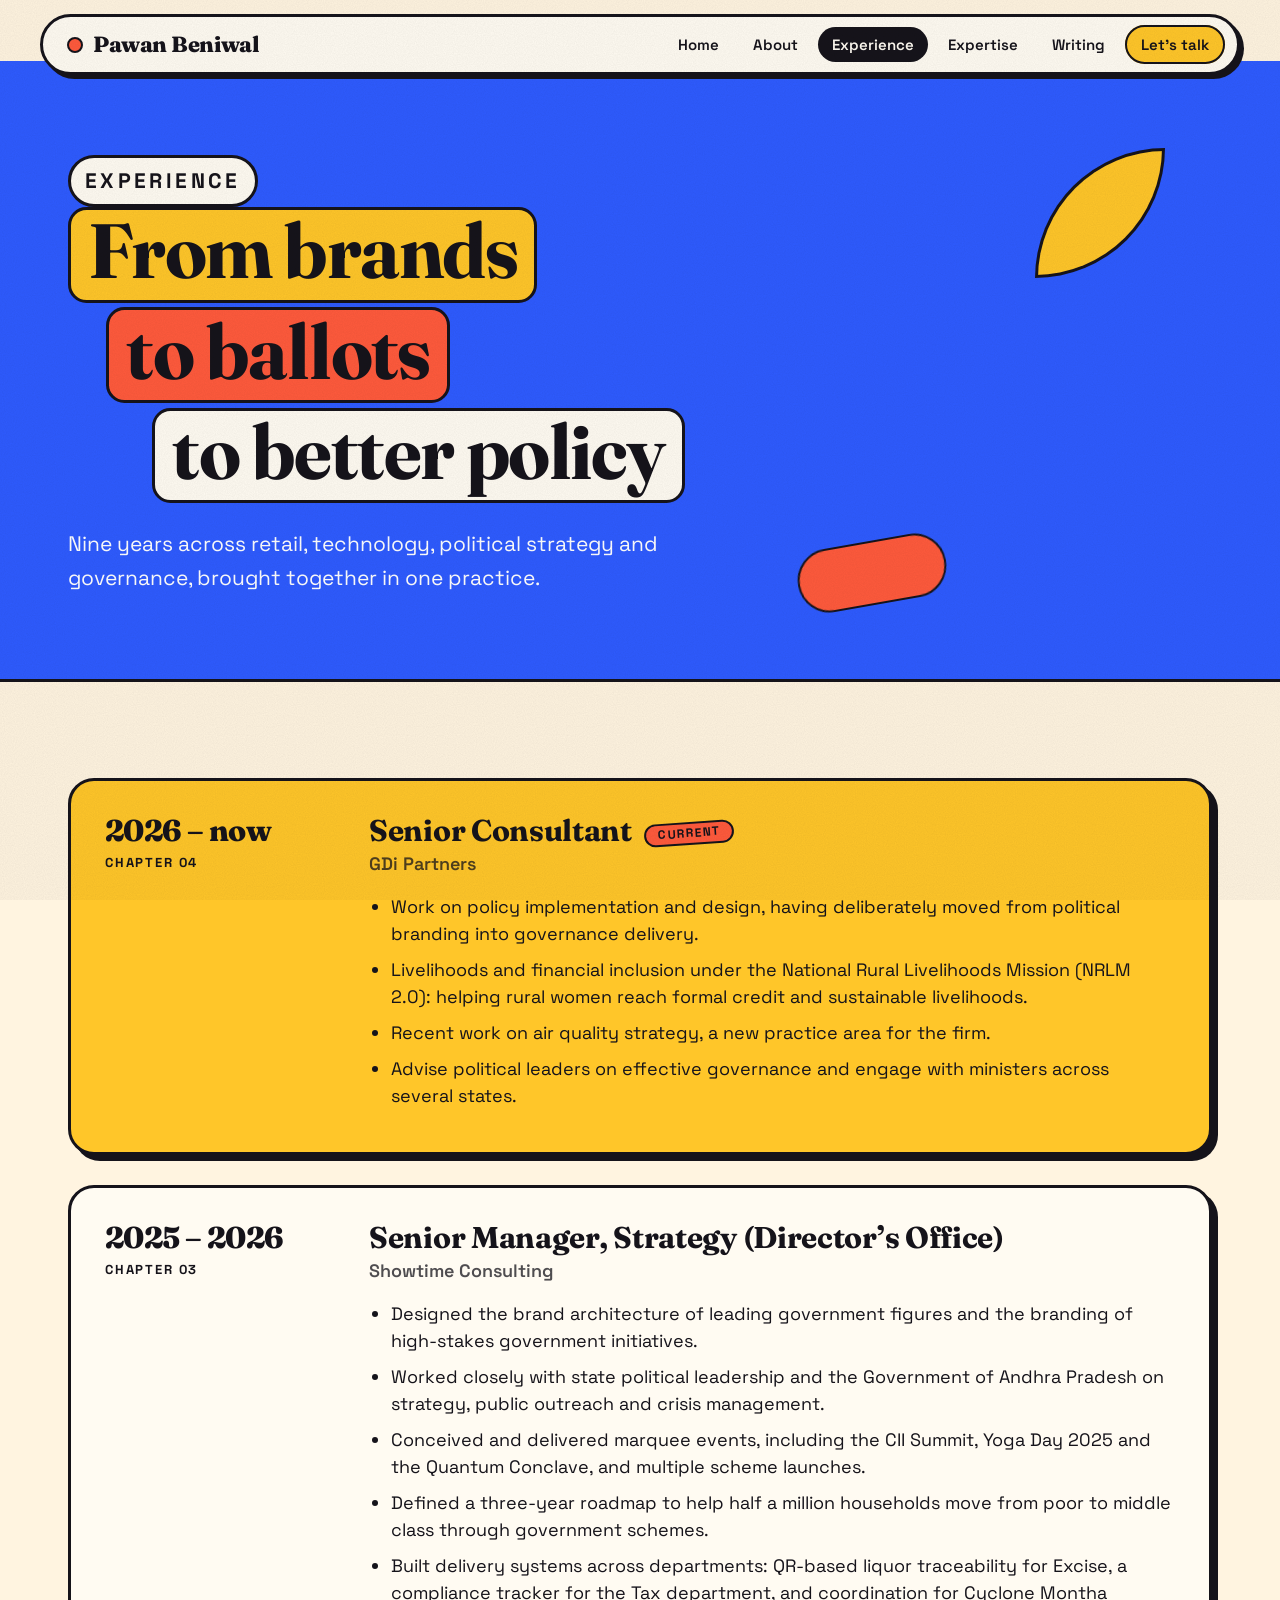
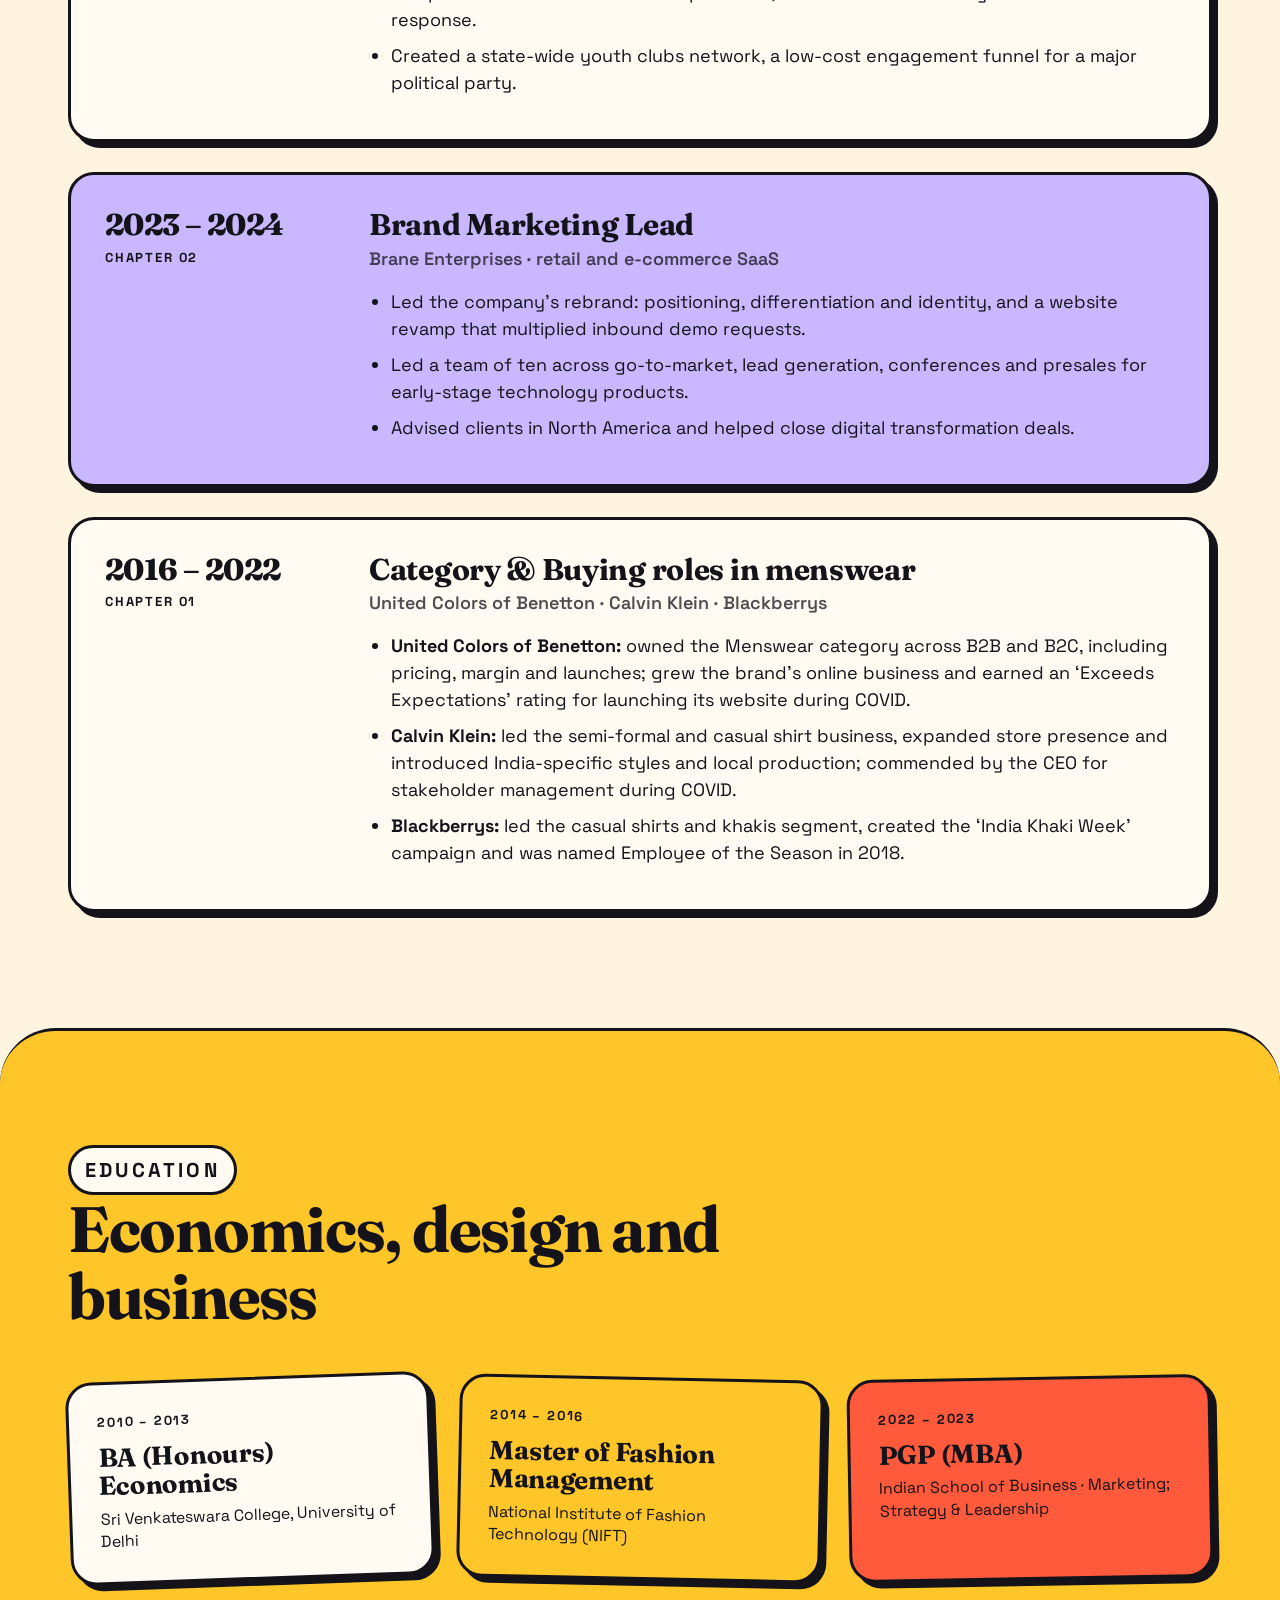
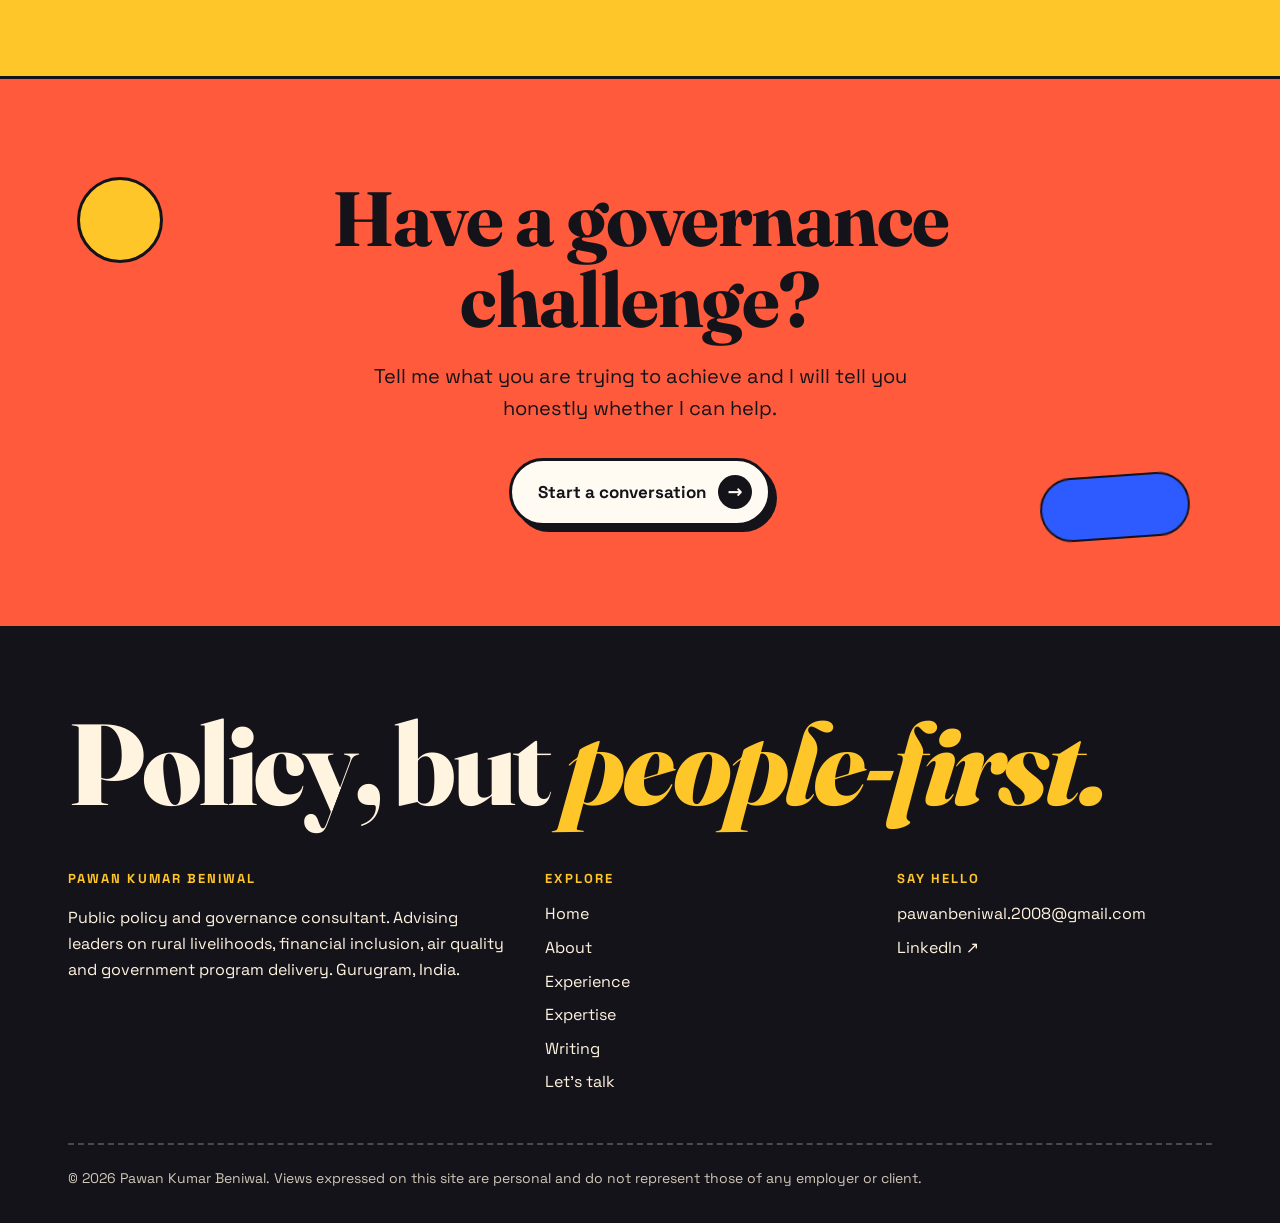
<file: experience.html>
<!doctype html>
<html lang="en">
<head>
<script async src="https://www.googletagmanager.com/gtag/js?id=G-NLKWWR2XJQ"></script>
<script>window.dataLayer=window.dataLayer||[];function gtag(){dataLayer.push(arguments);}gtag("js",new Date());gtag("config","G-NLKWWR2XJQ");</script>
<meta charset="utf-8">
<meta name="viewport" content="width=device-width,initial-scale=1">
<title>Experience | Pawan Kumar Beniwal</title>
<meta name="description" content="Career of Pawan Kumar Beniwal: GDi Partners (NRLM, financial inclusion, air quality), Showtime Consulting (government branding, Andhra Pradesh), Brane Enterprises, Benetton, Calvin Klein, Blackberrys.">
<link rel="canonical" href="https://pawanbeniwal.com/experience.html">
<meta property="og:type" content="website"><meta property="og:title" content="Experience | Pawan Kumar Beniwal">
<meta property="og:description" content="Career of Pawan Kumar Beniwal: GDi Partners (NRLM, financial inclusion, air quality), Showtime Consulting (government branding, Andhra Pradesh), Brane Enterprises, Benetton, Calvin Klein, Blackberrys."><meta property="og:url" content="https://pawanbeniwal.com/experience.html">
<meta property="og:site_name" content="Pawan Kumar Beniwal"><meta property="og:image" content="https://pawanbeniwal.com/og-image.jpg">
<meta name="twitter:card" content="summary_large_image"><meta name="twitter:image" content="https://pawanbeniwal.com/og-image.jpg">
<meta name="theme-color" content="#FFC629">
<link rel="icon" href="favicon.svg" type="image/svg+xml">
<link rel="preload" href="fonts/fraunces.woff2" as="font" type="font/woff2" crossorigin>
<link rel="preload" href="fonts/space-grotesk.woff2" as="font" type="font/woff2" crossorigin>
<link rel="stylesheet" href="styles.css">

</head>
<body>
<a class="skip" href="#main">Skip to content</a>
<header class="site"><div class="bar">
<a class="brand" href="index.html"><i></i>Pawan Beniwal</a>
<button class="menu-btn" aria-expanded="false" aria-controls="menu" onclick="var m=document.getElementById('menu');var o=m.classList.toggle('open');this.setAttribute('aria-expanded',o)">Menu</button>
<nav aria-label="Primary"><ul id="menu"><li><a href="index.html">Home</a></li><li><a href="about.html">About</a></li><li><a href="experience.html" aria-current="page">Experience</a></li><li><a href="expertise.html">Expertise</a></li><li><a href="writing.html">Writing</a></li><li><a href="contact.html" class="cta">Let&rsquo;s talk</a></li></ul></nav>
</div></header>
<main id="main">

<div class="pagehead b"><span class="shape half float" style="right:9%;top:14%;background:var(--yellow)" aria-hidden="true"></span><span class="shape pill float" style="right:26%;bottom:12%;background:var(--coral);transform:rotate(-10deg)" aria-hidden="true"></span>
<div class="wrap"><p class="eyebrow">Experience</p><h1><span class="hl y">From brands</span><span class="hl c s1">to ballots</span><span class="hl p s2">to better policy</span></h1>
<p>Nine years across retail, technology, political strategy and governance, brought together in one practice.</p></div></div>
<section><div class="wrap"><div class="role rv"><div class="when">2026 &ndash; now<small>Chapter 04</small></div><div><h3>Senior Consultant<span class="pill">CURRENT</span></h3><p class="org">GDi Partners</p><ul><li>Work on policy implementation and design, having deliberately moved from political branding into governance delivery.</li><li>Livelihoods and financial inclusion under the National Rural Livelihoods Mission (NRLM 2.0): helping rural women reach formal credit and sustainable livelihoods.</li><li>Recent work on air quality strategy, a new practice area for the firm.</li><li>Advise political leaders on effective governance and engage with ministers across several states.</li></ul></div></div><div class="role rv"><div class="when">2025 &ndash; 2026<small>Chapter 03</small></div><div><h3>Senior Manager, Strategy (Director&rsquo;s Office)</h3><p class="org">Showtime Consulting</p><ul><li>Designed the brand architecture of leading government figures and the branding of high-stakes government initiatives.</li><li>Worked closely with state political leadership and the Government of Andhra Pradesh on strategy, public outreach and crisis management.</li><li>Conceived and delivered marquee events, including the CII Summit, Yoga Day 2025 and the Quantum Conclave, and multiple scheme launches.</li><li>Defined a three-year roadmap to help half a million households move from poor to middle class through government schemes.</li><li>Built delivery systems across departments: QR-based liquor traceability for Excise, a compliance tracker for the Tax department, and coordination for Cyclone Montha response.</li><li>Created a state-wide youth clubs network, a low-cost engagement funnel for a major political party.</li></ul></div></div><div class="role rv"><div class="when">2023 &ndash; 2024<small>Chapter 02</small></div><div><h3>Brand Marketing Lead</h3><p class="org">Brane Enterprises &middot; retail and e-commerce SaaS</p><ul><li>Led the company&rsquo;s rebrand: positioning, differentiation and identity, and a website revamp that multiplied inbound demo requests.</li><li>Led a team of ten across go-to-market, lead generation, conferences and presales for early-stage technology products.</li><li>Advised clients in North America and helped close digital transformation deals.</li></ul></div></div><div class="role rv"><div class="when">2016 &ndash; 2022<small>Chapter 01</small></div><div><h3>Category &amp; Buying roles in menswear</h3><p class="org">United Colors of Benetton &middot; Calvin Klein &middot; Blackberrys</p><ul><li><b>United Colors of Benetton:</b> owned the Menswear category across B2B and B2C, including pricing, margin and launches; grew the brand&rsquo;s online business and earned an &lsquo;Exceeds Expectations&rsquo; rating for launching its website during COVID.</li><li><b>Calvin Klein:</b> led the semi-formal and casual shirt business, expanded store presence and introduced India-specific styles and local production; commended by the CEO for stakeholder management during COVID.</li><li><b>Blackberrys:</b> led the casual shirts and khakis segment, created the &lsquo;India Khaki Week&rsquo; campaign and was named Employee of the Season in 2018.</li></ul></div></div></div></section>
<section class="band yellow"><div class="wrap">
<div class="sec-head rv"><p class="eyebrow">Education</p><h2>Economics, design and business</h2></div>
<div class="edu rv">
<div class="card"><div class="yr">2010 &ndash; 2013</div><b>BA (Honours) Economics</b><span>Sri Venkateswara College, University of Delhi</span></div>
<div class="card"><div class="yr">2014 &ndash; 2016</div><b>Master of Fashion Management</b><span>National Institute of Fashion Technology (NIFT)</span></div>
<div class="card"><div class="yr">2022 &ndash; 2023</div><b>PGP (MBA)</b><span>Indian School of Business &middot; Marketing; Strategy &amp; Leadership</span></div>
</div></div></section>
<div class="cta-band">
<span class="shape dot float" style="left:6%;top:18%;background:var(--yellow)" aria-hidden="true"></span>
<span class="shape pill float" style="right:7%;bottom:16%;background:var(--blue);animation-delay:-2s" aria-hidden="true"></span>
<div class="wrap rv"><h2>Have a governance challenge?</h2><p>Tell me what you are trying to achieve and I will tell you honestly whether I can help.</p><a class="btn paper" href="contact.html">Start a conversation</a></div></div>

</main>
<footer><div class="wrap">
<p class="big">Policy, but <em>people-first.</em></p>
<div class="fgrid">
<div><h4>Pawan Kumar Beniwal</h4><p>Public policy and governance consultant. Advising leaders on rural livelihoods, financial inclusion, air quality and government program delivery. Gurugram, India.</p></div>
<div><h4>Explore</h4><ul><li><a href="index.html">Home</a></li><li><a href="about.html">About</a></li><li><a href="experience.html">Experience</a></li><li><a href="expertise.html">Expertise</a></li><li><a href="writing.html">Writing</a></li><li><a href="contact.html">Let&rsquo;s talk</a></li></ul></div>
<div><h4>Say hello</h4><ul><li><a href="mailto:pawanbeniwal.2008@gmail.com">pawanbeniwal.2008@gmail.com</a></li><li><a href="https://www.linkedin.com/in/pawan-beniwal-686046a9/" rel="me noopener" target="_blank">LinkedIn &nearr;</a></li></ul></div>
</div>
<div class="legal">&copy; 2026 Pawan Kumar Beniwal. Views expressed on this site are personal and do not represent those of any employer or client.</div>
</div></footer>
<script>
document.documentElement.classList.add('js');
(function(){
var io=new IntersectionObserver(function(es){es.forEach(function(e){if(e.isIntersecting){e.target.classList.add('in');io.unobserve(e.target)}})},{threshold:.12});
document.querySelectorAll('.rv').forEach(function(el){io.observe(el)});
var sh=document.querySelectorAll('.shape[data-d]');
if(sh.length&&!matchMedia('(prefers-reduced-motion:reduce)').matches){
addEventListener('mousemove',function(e){var x=(e.clientX/innerWidth-.5),y=(e.clientY/innerHeight-.5);
sh.forEach(function(s){var d=parseFloat(s.dataset.d);s.style.transform='translate('+(x*d)+'px,'+(y*d)+'px) rotate('+(s.dataset.r||0)+'deg)'})})}
})();
</script>
</body></html>
</file>
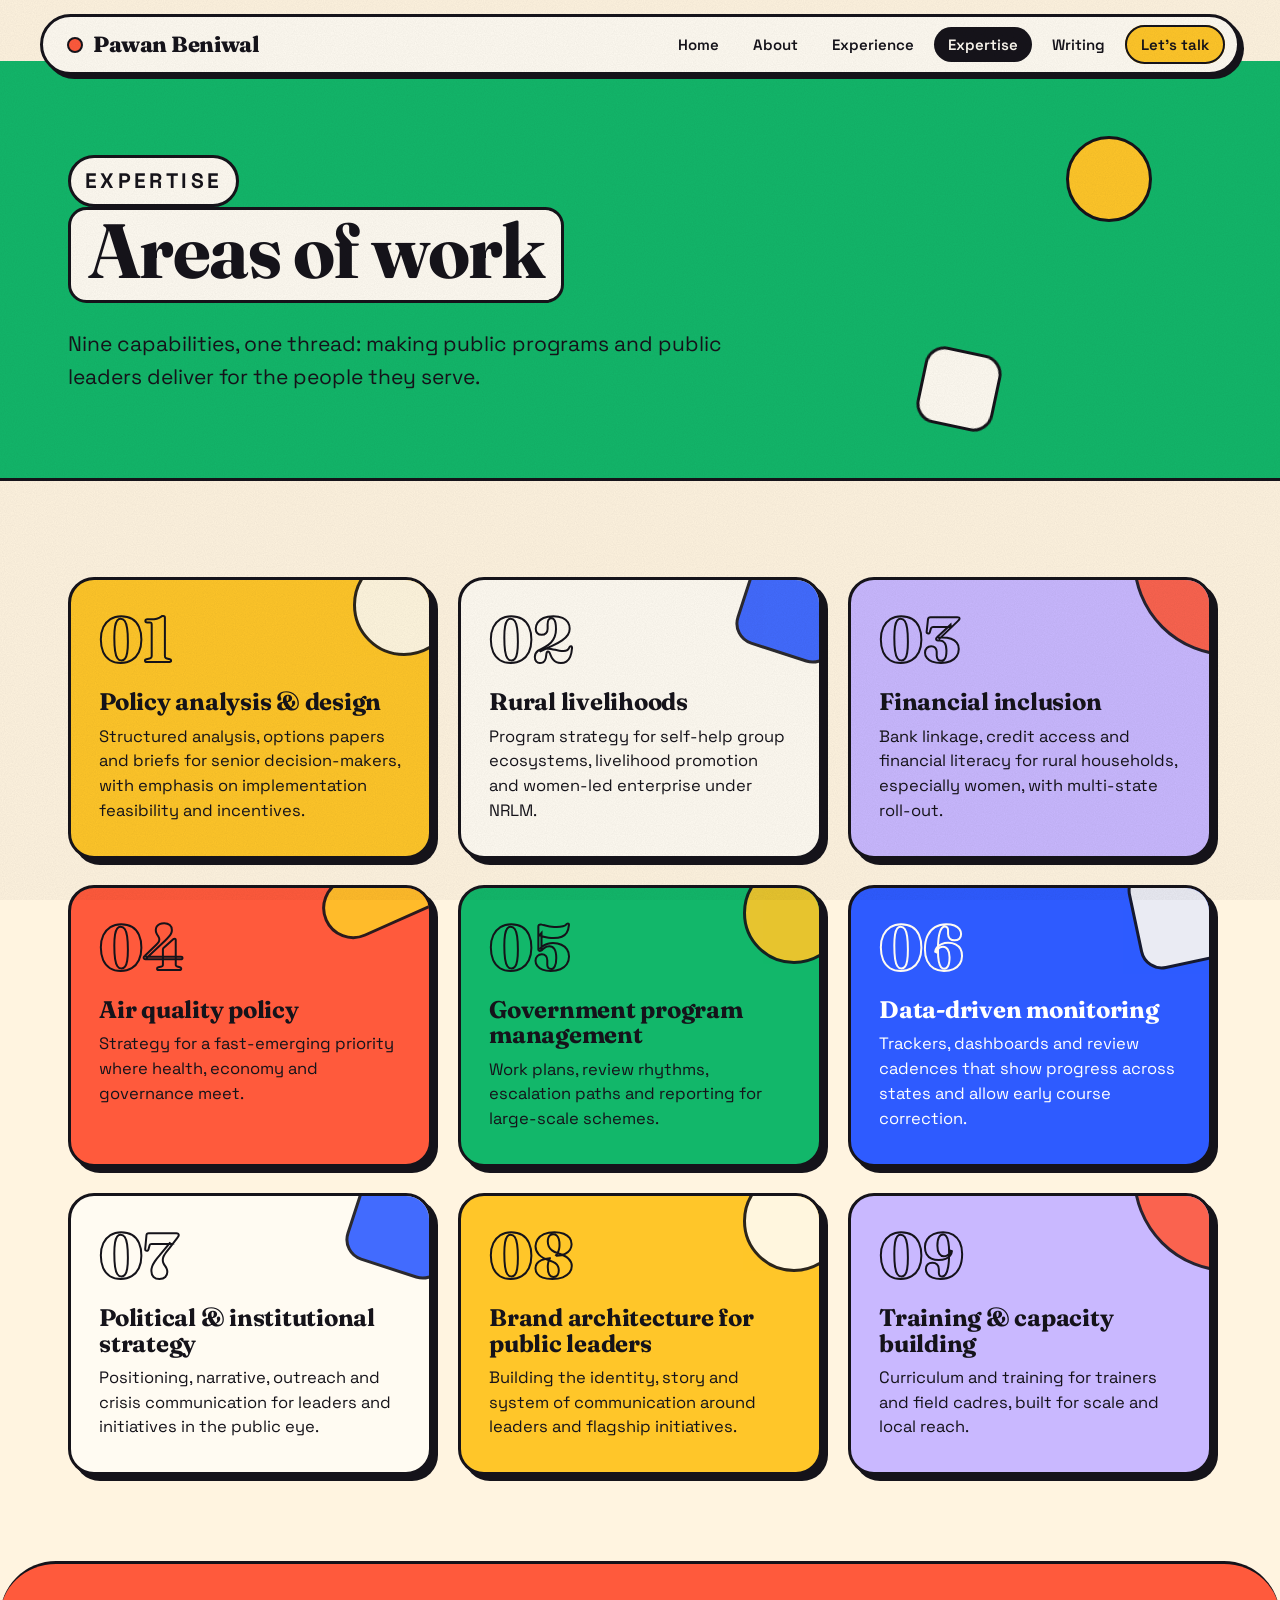
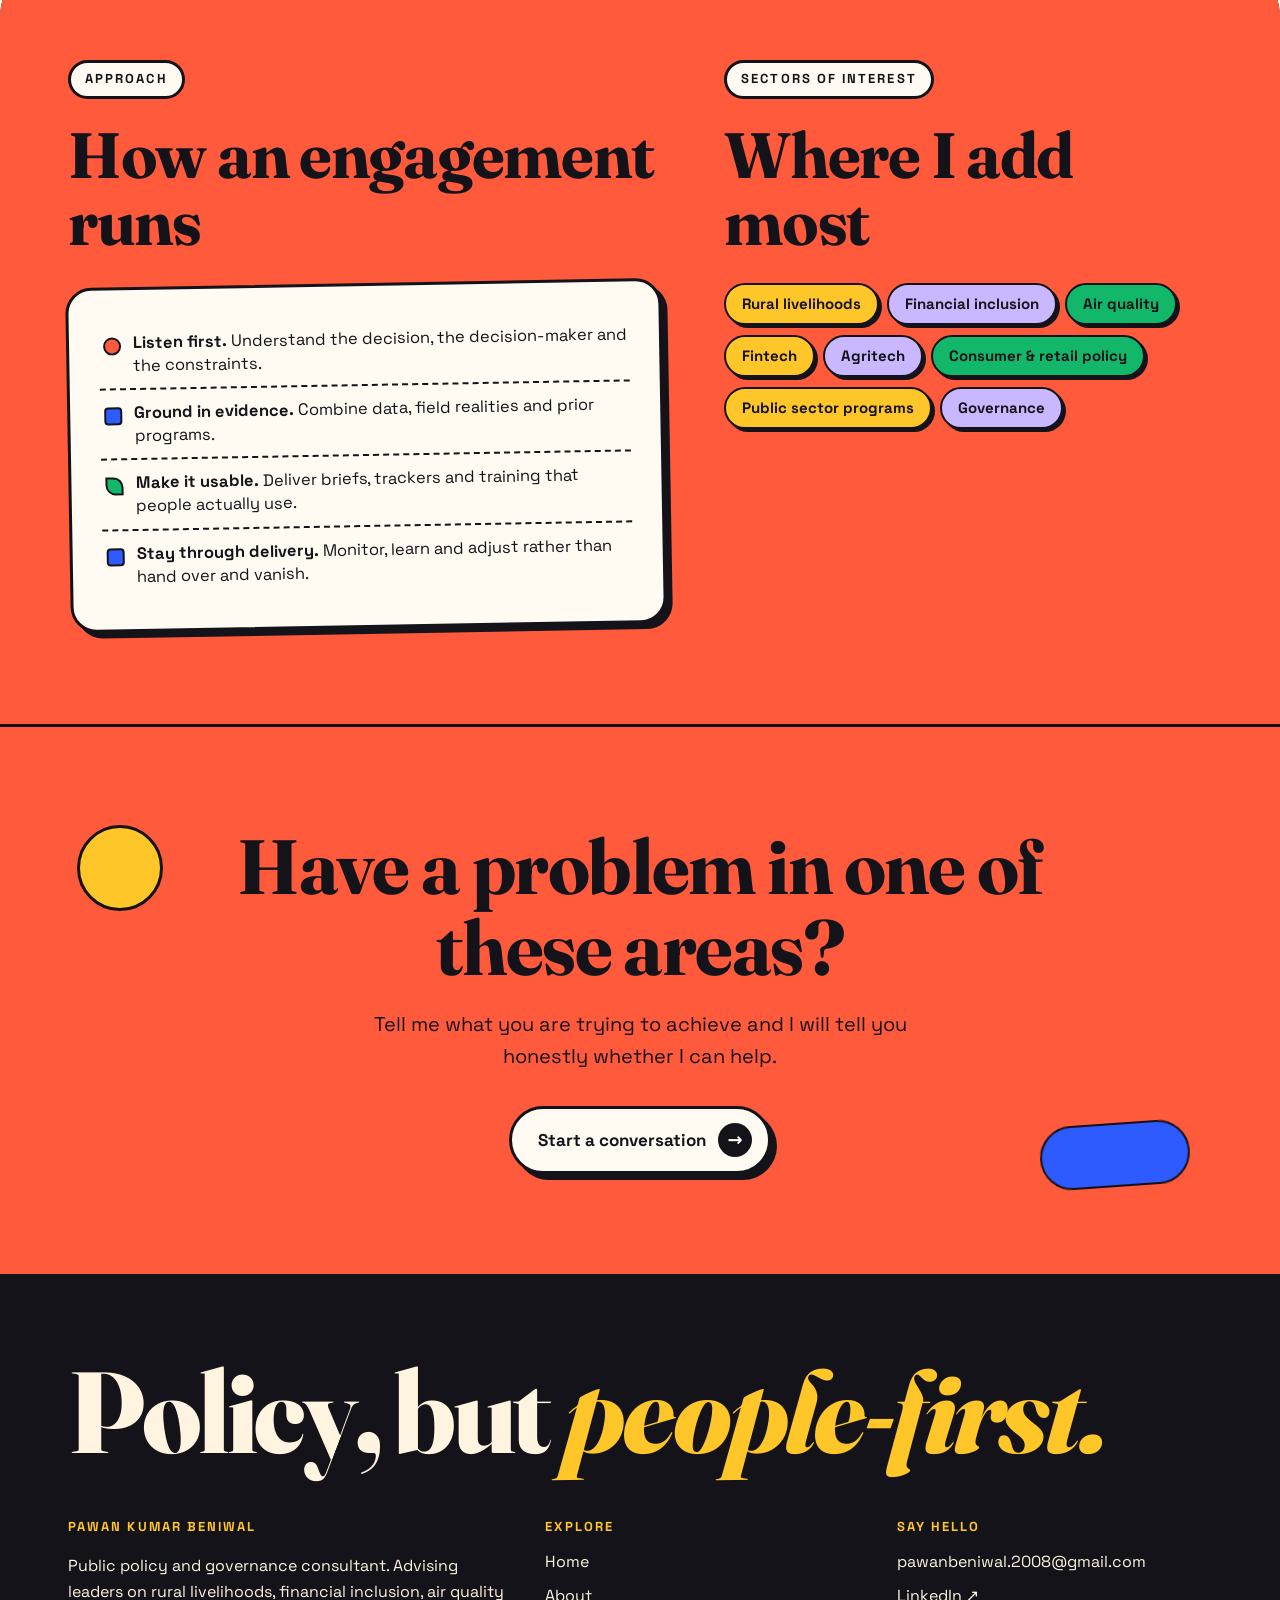
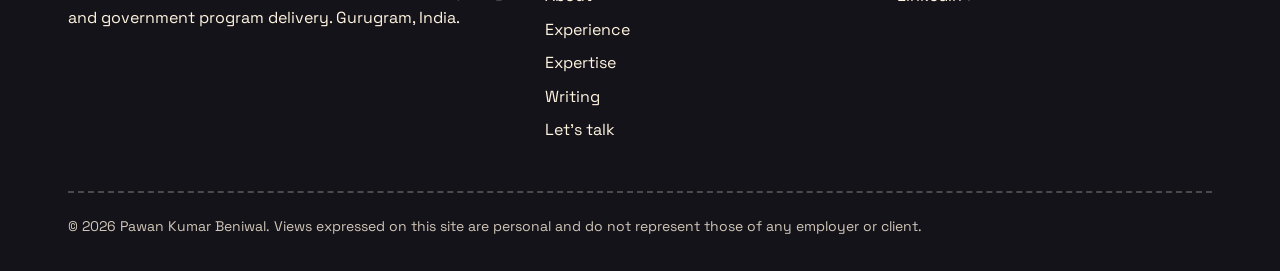
<file: expertise.html>
<!doctype html>
<html lang="en">
<head>
<script async src="https://www.googletagmanager.com/gtag/js?id=G-NLKWWR2XJQ"></script>
<script>window.dataLayer=window.dataLayer||[];function gtag(){dataLayer.push(arguments);}gtag("js",new Date());gtag("config","G-NLKWWR2XJQ");</script>
<meta charset="utf-8">
<meta name="viewport" content="width=device-width,initial-scale=1">
<title>Expertise | Policy, Governance, Rural Livelihoods & Air Quality</title>
<meta name="description" content="Areas of work: policy design, rural livelihoods, financial inclusion, air quality, government program management, political strategy and brand architecture for public leaders.">
<link rel="canonical" href="https://pawanbeniwal.com/expertise.html">
<meta property="og:type" content="website"><meta property="og:title" content="Expertise | Policy, Governance, Rural Livelihoods & Air Quality">
<meta property="og:description" content="Areas of work: policy design, rural livelihoods, financial inclusion, air quality, government program management, political strategy and brand architecture for public leaders."><meta property="og:url" content="https://pawanbeniwal.com/expertise.html">
<meta property="og:site_name" content="Pawan Kumar Beniwal"><meta property="og:image" content="https://pawanbeniwal.com/og-image.jpg">
<meta name="twitter:card" content="summary_large_image"><meta name="twitter:image" content="https://pawanbeniwal.com/og-image.jpg">
<meta name="theme-color" content="#FFC629">
<link rel="icon" href="favicon.svg" type="image/svg+xml">
<link rel="preload" href="fonts/fraunces.woff2" as="font" type="font/woff2" crossorigin>
<link rel="preload" href="fonts/space-grotesk.woff2" as="font" type="font/woff2" crossorigin>
<link rel="stylesheet" href="styles.css">

</head>
<body>
<a class="skip" href="#main">Skip to content</a>
<header class="site"><div class="bar">
<a class="brand" href="index.html"><i></i>Pawan Beniwal</a>
<button class="menu-btn" aria-expanded="false" aria-controls="menu" onclick="var m=document.getElementById('menu');var o=m.classList.toggle('open');this.setAttribute('aria-expanded',o)">Menu</button>
<nav aria-label="Primary"><ul id="menu"><li><a href="index.html">Home</a></li><li><a href="about.html">About</a></li><li><a href="experience.html">Experience</a></li><li><a href="expertise.html" aria-current="page">Expertise</a></li><li><a href="writing.html">Writing</a></li><li><a href="contact.html" class="cta">Let&rsquo;s talk</a></li></ul></nav>
</div></header>
<main id="main">

<div class="pagehead g"><span class="shape dot float" style="right:10%;top:18%;background:var(--yellow)" aria-hidden="true"></span><span class="shape sq float" style="right:22%;bottom:12%;background:var(--paper);transform:rotate(12deg)" aria-hidden="true"></span>
<div class="wrap"><p class="eyebrow">Expertise</p><h1><span class="hl p">Areas of work</span></h1>
<p>Nine capabilities, one thread: making public programs and public leaders deliver for the people they serve.</p></div></div>
<section><div class="wrap"><div class="grid g3"><div class="work w1 rv"><span class="n">01</span><h3>Policy analysis &amp; design</h3><p>Structured analysis, options papers and briefs for senior decision-makers, with emphasis on implementation feasibility and incentives.</p></div><div class="work w2 rv"><span class="n">02</span><h3>Rural livelihoods</h3><p>Program strategy for self-help group ecosystems, livelihood promotion and women-led enterprise under NRLM.</p></div><div class="work w3 rv"><span class="n">03</span><h3>Financial inclusion</h3><p>Bank linkage, credit access and financial literacy for rural households, especially women, with multi-state roll-out.</p></div><div class="work w4 rv"><span class="n">04</span><h3>Air quality policy</h3><p>Strategy for a fast-emerging priority where health, economy and governance meet.</p></div><div class="work w5 rv"><span class="n">05</span><h3>Government program management</h3><p>Work plans, review rhythms, escalation paths and reporting for large-scale schemes.</p></div><div class="work w6 rv"><span class="n">06</span><h3>Data-driven monitoring</h3><p>Trackers, dashboards and review cadences that show progress across states and allow early course correction.</p></div><div class="work w2 rv"><span class="n">07</span><h3>Political &amp; institutional strategy</h3><p>Positioning, narrative, outreach and crisis communication for leaders and initiatives in the public eye.</p></div><div class="work w1 rv"><span class="n">08</span><h3>Brand architecture for public leaders</h3><p>Building the identity, story and system of communication around leaders and flagship initiatives.</p></div><div class="work w3 rv"><span class="n">09</span><h3>Training &amp; capacity building</h3><p>Curriculum and training for trainers and field cadres, built for scale and local reach.</p></div></div></div></section>
<section class="band coral"><div class="wrap split">
<div class="rv"><p class="eyebrow">Approach</p><h2>How an engagement runs</h2>
<div class="glance" style="margin-top:28px;transform:rotate(-1deg)"><ul>
<li><b>Listen first.</b> Understand the decision, the decision-maker and the constraints.</li>
<li><b>Ground in evidence.</b> Combine data, field realities and prior programs.</li>
<li><b>Make it usable.</b> Deliver briefs, trackers and training that people actually use.</li>
<li><b>Stay through delivery.</b> Monitor, learn and adjust rather than hand over and vanish.</li></ul></div></div>
<div class="rv"><p class="eyebrow">Sectors of interest</p><h2>Where I add most</h2>
<p style="margin-top:28px"><span class="tag">Rural livelihoods</span><span class="tag">Financial inclusion</span><span class="tag">Air quality</span><span class="tag">Fintech</span><span class="tag">Agritech</span><span class="tag">Consumer &amp; retail policy</span><span class="tag">Public sector programs</span><span class="tag">Governance</span></p></div>
</div></section>
<div class="cta-band">
<span class="shape dot float" style="left:6%;top:18%;background:var(--yellow)" aria-hidden="true"></span>
<span class="shape pill float" style="right:7%;bottom:16%;background:var(--blue);animation-delay:-2s" aria-hidden="true"></span>
<div class="wrap rv"><h2>Have a problem in one of these areas?</h2><p>Tell me what you are trying to achieve and I will tell you honestly whether I can help.</p><a class="btn paper" href="contact.html">Start a conversation</a></div></div>

</main>
<footer><div class="wrap">
<p class="big">Policy, but <em>people-first.</em></p>
<div class="fgrid">
<div><h4>Pawan Kumar Beniwal</h4><p>Public policy and governance consultant. Advising leaders on rural livelihoods, financial inclusion, air quality and government program delivery. Gurugram, India.</p></div>
<div><h4>Explore</h4><ul><li><a href="index.html">Home</a></li><li><a href="about.html">About</a></li><li><a href="experience.html">Experience</a></li><li><a href="expertise.html">Expertise</a></li><li><a href="writing.html">Writing</a></li><li><a href="contact.html">Let&rsquo;s talk</a></li></ul></div>
<div><h4>Say hello</h4><ul><li><a href="mailto:pawanbeniwal.2008@gmail.com">pawanbeniwal.2008@gmail.com</a></li><li><a href="https://www.linkedin.com/in/pawan-beniwal-686046a9/" rel="me noopener" target="_blank">LinkedIn &nearr;</a></li></ul></div>
</div>
<div class="legal">&copy; 2026 Pawan Kumar Beniwal. Views expressed on this site are personal and do not represent those of any employer or client.</div>
</div></footer>
<script>
document.documentElement.classList.add('js');
(function(){
var io=new IntersectionObserver(function(es){es.forEach(function(e){if(e.isIntersecting){e.target.classList.add('in');io.unobserve(e.target)}})},{threshold:.12});
document.querySelectorAll('.rv').forEach(function(el){io.observe(el)});
var sh=document.querySelectorAll('.shape[data-d]');
if(sh.length&&!matchMedia('(prefers-reduced-motion:reduce)').matches){
addEventListener('mousemove',function(e){var x=(e.clientX/innerWidth-.5),y=(e.clientY/innerHeight-.5);
sh.forEach(function(s){var d=parseFloat(s.dataset.d);s.style.transform='translate('+(x*d)+'px,'+(y*d)+'px) rotate('+(s.dataset.r||0)+'deg)'})})}
})();
</script>
</body></html>
</file>
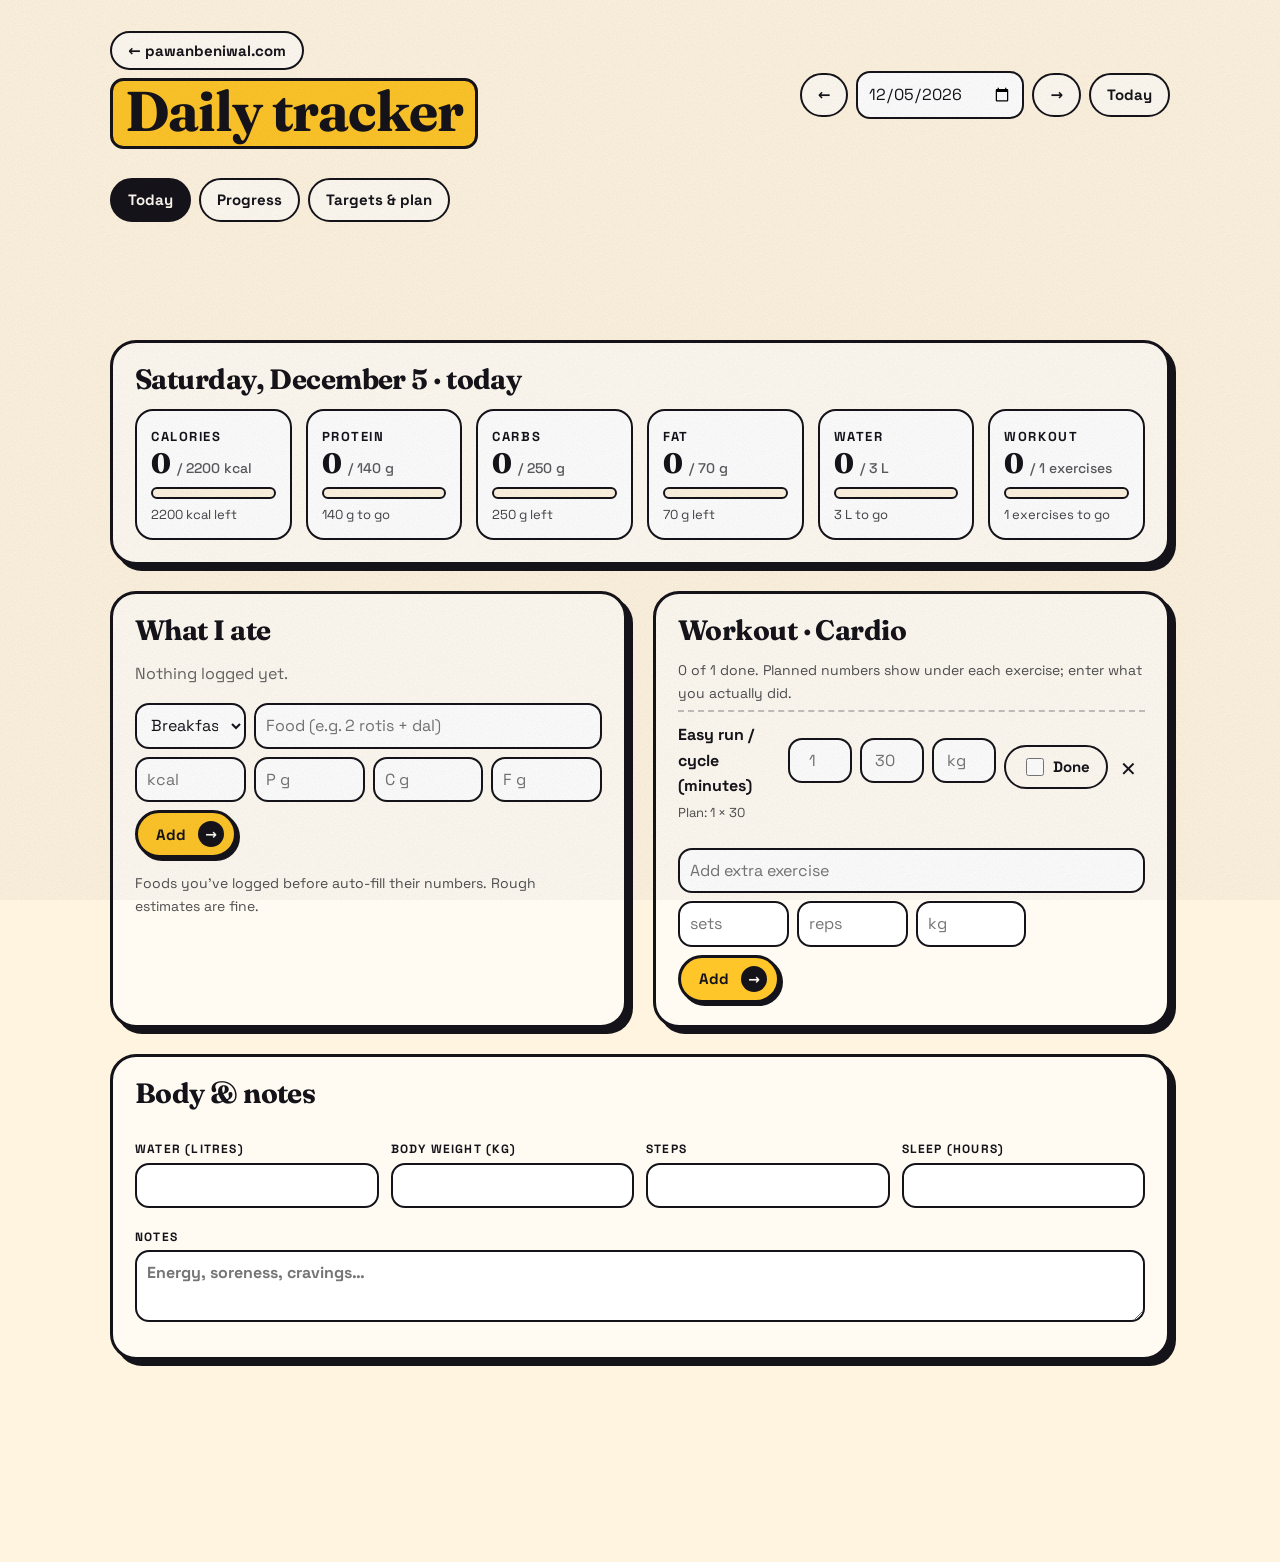
<file: tracker.html>
<!doctype html>
<html lang="en">
<head>
<meta charset="utf-8">
<meta name="viewport" content="width=device-width,initial-scale=1">
<title>Daily Tracker | Pawan Beniwal</title>
<meta name="robots" content="noindex,nofollow">
<meta name="theme-color" content="#FFC629">
<link rel="icon" href="favicon.svg" type="image/svg+xml">
<link rel="preload" href="fonts/fraunces.woff2" as="font" type="font/woff2" crossorigin>
<link rel="preload" href="fonts/space-grotesk.woff2" as="font" type="font/woff2" crossorigin>
<link rel="stylesheet" href="styles.css">
<style>
body{font-size:16px}
.t-wrap{max-width:1100px;margin:0 auto;padding:28px 20px 80px}
.t-top{display:flex;flex-wrap:wrap;gap:14px;align-items:center;justify-content:space-between;margin:10px 0 26px}
.t-top h1{font-size:clamp(34px,5vw,56px)}
.datebar{display:flex;gap:8px;align-items:center;flex-wrap:wrap}
.chip{font:inherit;font-weight:700;font-size:15px;padding:8px 16px;border:2.5px solid var(--ink);border-radius:999px;background:var(--paper);color:var(--ink);cursor:pointer}
.chip:hover{background:var(--yellow)}
.chip.on{background:var(--ink);color:var(--paper)}
input,select,textarea{font:inherit;font-size:16px;color:var(--ink);background:#fff;border:2.5px solid var(--ink);border-radius:14px;padding:8px 10px;min-width:0;width:100%}
input[type=checkbox]{width:auto}
.datebar input{width:auto}
input:focus,select:focus,textarea:focus{outline:3px solid var(--blue);outline-offset:1px}
.tabs{display:flex;gap:8px;flex-wrap:wrap;margin-bottom:22px}
.card{background:var(--paper);border:var(--bw) solid var(--ink);border-radius:var(--r);box-shadow:var(--shadow);padding:22px;margin-bottom:26px}
.card h2{font-size:28px;margin-bottom:14px}
.grid2{display:grid;grid-template-columns:1fr 1fr;gap:26px}
@media(max-width:820px){.grid2{grid-template-columns:1fr}}
.meters{display:grid;grid-template-columns:repeat(auto-fit,minmax(150px,1fr));gap:14px}
.meter{border:2.5px solid var(--ink);border-radius:18px;padding:12px 14px;background:#fff}
.meter b{font-size:13px;letter-spacing:.12em;text-transform:uppercase}
.meter .v{font-family:var(--serif);font-weight:800;font-size:28px;line-height:1.1}
.meter .v small{font-family:var(--sans);font-weight:500;font-size:14px;opacity:.7}
.bar2{height:12px;border:2px solid var(--ink);border-radius:99px;background:var(--cream);margin-top:8px;overflow:hidden}
.bar2 i{display:block;height:100%;background:var(--blue)}
.bar2.ok i{background:var(--green)}.bar2.over i{background:var(--coral)}
.meter .sub{font-size:13px;margin-top:6px;opacity:.8}
.row{display:grid;gap:8px;align-items:center;padding:10px 0;border-top:2px dashed rgba(21,19,26,.25)}
.food-row{grid-template-columns:1fr auto}
.food-row .m{font-size:13px;opacity:.75}
.ex-row{grid-template-columns:1fr repeat(3,64px) auto}.ex-row input[type=number]{padding:8px 4px;text-align:center}
.ex-row .plan{font-size:13px;opacity:.75;grid-column:1/-1;margin-top:-4px}
.ex-row.done{background:rgba(18,183,106,.12);border-radius:12px}
@media(max-width:600px){.ex-row{grid-template-columns:1fr 1fr 1fr}.ex-row .nm,.ex-row>span{grid-column:1/-1}}
.addrow{display:grid;grid-template-columns:repeat(4,1fr);gap:8px;margin-top:14px}
.addrow .nm{grid-column:span 3}.addrow .full{grid-column:1/-1;justify-self:start}
.btn.sm{font-size:15px;padding:8px 10px 8px 18px;box-shadow:3px 3px 0 var(--ink)}
.btn.sm:after{width:26px;height:26px;font-size:14px}
.x{background:none;border:0;font-size:20px;cursor:pointer;color:var(--ink);padding:4px 8px;border-radius:8px}.x:hover{background:var(--coral)}
.lbl{font-size:12px;font-weight:700;letter-spacing:.1em;text-transform:uppercase;display:block;margin-bottom:3px}
.set-grid{display:grid;grid-template-columns:repeat(auto-fit,minmax(130px,1fr));gap:12px}
.plan-day{margin-bottom:16px}
.plan-day textarea{width:100%;min-height:96px;font-family:ui-monospace,Menlo,monospace;font-size:14px}
.hint{font-size:14px;opacity:.75}
.hist svg{width:100%;height:auto;display:block}
.muted{opacity:.65}
.tag{display:inline-block;border:2px solid var(--ink);border-radius:99px;padding:2px 10px;font-size:13px;font-weight:700;background:var(--yellow)}
[hidden]{display:none!important}
.legend{display:flex;gap:16px;font-size:13px;margin-top:6px;flex-wrap:wrap}
.legend span:before{content:"";display:inline-block;width:12px;height:12px;border:2px solid var(--ink);margin-right:6px;vertical-align:-1px;background:var(--c)}
</style>
</head>
<body>
<div class="t-wrap">
<div class="t-top">
  <div>
    <a href="index.html" class="chip" style="text-decoration:none">← pawanbeniwal.com</a>
    <h1 style="margin-top:14px"><span class="hl y">Daily tracker</span></h1>
  </div>
  <div class="datebar">
    <button class="chip" id="prev" aria-label="Previous day">←</button>
    <input type="date" id="date" aria-label="Date">
    <button class="chip" id="next" aria-label="Next day">→</button>
    <button class="chip" id="today">Today</button>
  </div>
</div>

<div class="tabs" role="tablist">
  <button class="chip on" data-tab="day">Today</button>
  <button class="chip" data-tab="hist">Progress</button>
  <button class="chip" data-tab="set">Targets &amp; plan</button>
</div>

<!-- DAY -->
<section id="tab-day">
  <div class="card">
    <h2 id="dayTitle"></h2>
    <div class="meters" id="meters"></div>
  </div>
  <div class="grid2">
    <div class="card">
      <h2>What I ate</h2>
      <div id="foods"></div>
      <form class="addrow" id="foodForm" autocomplete="off">
        <select id="fMeal" class="meal" aria-label="Meal"><option>Breakfast</option><option>Lunch</option><option>Snack</option><option>Dinner</option></select>
        <input class="nm" id="fName" list="foodList" placeholder="Food (e.g. 2 rotis + dal)" required aria-label="Food">
        <input id="fK" type="number" min="0" step="any" placeholder="kcal" required aria-label="Calories">
        <input id="fP" type="number" min="0" step="any" placeholder="P g" aria-label="Protein grams">
        <input id="fC" type="number" min="0" step="any" placeholder="C g" aria-label="Carbs grams">
        <input id="fF" type="number" min="0" step="any" placeholder="F g" aria-label="Fat grams">
        <button class="btn sm full" type="submit">Add</button>
      </form>
      <datalist id="foodList"></datalist>
      <p class="hint">Foods you've logged before auto-fill their numbers. Rough estimates are fine.</p>
    </div>
    <div class="card">
      <h2 id="woTitle">Workout</h2>
      <div id="woMeta" class="hint" style="margin-bottom:6px"></div>
      <div id="exs"></div>
      <form class="addrow" id="exForm" autocomplete="off">
        <input class="nm" style="grid-column:1/-1" id="eName" placeholder="Add extra exercise" required aria-label="Exercise name">
        <input id="eS" type="number" min="0" placeholder="sets" aria-label="Sets">
        <input id="eR" type="number" min="0" placeholder="reps" aria-label="Reps">
        <input id="eW" type="number" min="0" step="any" placeholder="kg" aria-label="Weight">
        <button class="btn sm full" type="submit">Add</button>
      </form>
    </div>
  </div>
  <div class="card">
    <h2>Body &amp; notes</h2>
    <div class="set-grid">
      <label><span class="lbl">Water (litres)</span><input id="water" type="number" min="0" step="0.25" style="width:100%"></label>
      <label><span class="lbl">Body weight (kg)</span><input id="bw" type="number" min="0" step="0.1" style="width:100%"></label>
      <label><span class="lbl">Steps</span><input id="steps" type="number" min="0" step="100" style="width:100%"></label>
      <label><span class="lbl">Sleep (hours)</span><input id="sleep" type="number" min="0" step="0.25" style="width:100%"></label>
    </div>
    <label style="display:block;margin-top:14px"><span class="lbl">Notes</span><textarea id="note" rows="2" style="width:100%" placeholder="Energy, soreness, cravings…"></textarea></label>
  </div>
</section>

<!-- HISTORY -->
<section id="tab-hist" hidden>
  <div class="card hist"><h2>Calories vs target · last 14 days</h2><div id="chKcal"></div>
    <div class="legend"><span style="--c:var(--blue)">On/under target</span><span style="--c:var(--coral)">Over target</span><span style="--c:var(--ink)">Target line</span></div></div>
  <div class="card hist"><h2>Protein vs target · last 14 days</h2><div id="chPro"></div>
    <div class="legend"><span style="--c:var(--green)">Hit target</span><span style="--c:var(--yellow)">Short</span></div></div>
  <div class="card hist"><h2>Workout completion · last 14 days</h2><div id="chWo"></div>
    <div class="legend"><span style="--c:var(--green)">Exercises completed ÷ planned</span></div></div>
  <div class="card"><h2>Last 7 days</h2><div id="weekSum"></div></div>
  <div class="card hist"><h2>Body weight</h2><div id="chBw"></div></div>
</section>

<!-- SETTINGS -->
<section id="tab-set" hidden>
  <div class="card">
    <h2>Daily targets</h2>
    <div class="set-grid" id="targets"></div>
    <p class="hint">Starting numbers are generic placeholders. Replace them with the figures from your plan.</p>
  </div>
  <div class="card">
    <h2>Weekly workout plan</h2>
    <p class="hint">One exercise per line: <code>Name | sets | reps | kg</code> (kg optional). Leave blank for rest days.</p>
    <div id="planEd"></div>
    <button class="btn sm" id="savePlan">Save plan</button>
  </div>
  <div class="card">
    <h2>Your data</h2>
    <p class="hint">Everything is stored only in this browser. Export a backup now and then, and use it to move to another device.</p>
    <div class="btns">
      <button class="btn sm paper" id="exp">Export backup</button>
      <label class="btn sm paper" style="cursor:pointer">Import backup<input type="file" id="imp" accept="application/json" hidden></label>
      <button class="btn sm coral" id="csv">Download CSV</button>
    </div>
  </div>
</section>
</div>

<script>
(function(){
"use strict";
var KEY="pb-tracker-v1";
var DEF={
 targets:{kcal:2200,protein:140,carbs:250,fat:70,water:3,steps:8000,sleep:7.5},
 plan:{
  1:{name:"Push",text:"Bench press | 4 | 8 | 40\nOverhead press | 3 | 10 | 25\nIncline dumbbell press | 3 | 10 | 16\nTriceps pushdown | 3 | 12 | 20"},
  2:{name:"Pull",text:"Lat pulldown | 4 | 10 | 45\nSeated row | 3 | 10 | 40\nFace pull | 3 | 15 | 15\nBiceps curl | 3 | 12 | 10"},
  3:{name:"Legs",text:"Squat | 4 | 8 | 50\nRomanian deadlift | 3 | 10 | 50\nLeg press | 3 | 12 | 80\nCalf raise | 3 | 15 | 40"},
  4:{name:"Walk + core",text:"Brisk walk (minutes) | 1 | 40 | \nPlank (seconds) | 3 | 45 | "},
  5:{name:"Upper",text:"Incline press | 3 | 10 | 30\nPull-up / assisted | 3 | 8 | \nLateral raise | 3 | 15 | 6\nCable curl | 3 | 12 | 15"},
  6:{name:"Cardio",text:"Easy run / cycle (minutes) | 1 | 30 | "},
  0:{name:"Rest",text:""}
 },
 days:{}
};
var DOW=["Sunday","Monday","Tuesday","Wednesday","Thursday","Friday","Saturday"];
var S=load(), cur=iso(new Date());

function load(){
 try{var r=localStorage.getItem(KEY);if(r){var o=JSON.parse(r);return Object.assign({},clone(DEF),o)}}catch(e){}
 return clone(DEF);
}
var memOnly=false;
function save(){try{localStorage.setItem(KEY,JSON.stringify(S))}catch(e){if(!memOnly){memOnly=true;alert("Browser storage is unavailable, so changes won't persist after you close this page. Use Export backup to keep your data.")}}}
function clone(o){return JSON.parse(JSON.stringify(o))}
function iso(d){var z=new Date(d.getTime()-d.getTimezoneOffset()*6e4);return z.toISOString().slice(0,10)}
function fromIso(s){var p=s.split("-");return new Date(+p[0],+p[1]-1,+p[2])}
function shift(s,n){var d=fromIso(s);d.setDate(d.getDate()+n);return iso(d)}
function $(id){return document.getElementById(id)}
function esc(s){return String(s).replace(/[&<>"']/g,function(c){return{"&":"&amp;","<":"&lt;",">":"&gt;",'"':"&quot;","'":"&#39;"}[c]})}
function num(v){var n=parseFloat(v);return isFinite(n)?n:0}
function uid(){return Math.random().toString(36).slice(2,9)}
function r1(n){return Math.round(n*10)/10}

function parsePlan(text){
 return text.split("\n").map(function(l){return l.trim()}).filter(Boolean).map(function(l){
  var p=l.split("|").map(function(x){return x.trim()});
  return{id:uid(),name:p[0],pS:num(p[1]),pR:num(p[2]),pW:p[3]===""||p[3]==null?"":num(p[3]),aS:"",aR:"",aW:"",done:false};
 });
}
function getDay(d){
 var day=S.days[d];
 if(!day){
  var dow=fromIso(d).getDay(), pl=S.plan[dow]||{name:"Rest",text:""};
  day=S.days[d]={foods:[],water:"",bw:"",steps:"",sleep:"",note:"",wo:{name:pl.name,ex:parsePlan(pl.text)}};
 }
 return day;
}
function dayTotals(day){
 var t={kcal:0,p:0,c:0,f:0};
 day.foods.forEach(function(f){t.kcal+=f.k;t.p+=f.p;t.c+=f.c;t.f+=f.f});
 return t;
}
function woStats(day){
 var tot=day.wo.ex.length, done=day.wo.ex.filter(function(e){return e.done}).length;
 return{tot:tot,done:done,pct:tot?done/tot:null};
}
function hasData(day){return day.foods.length||woStats(day).done||day.bw||day.water||day.steps}

/* ---------- render: day ---------- */
function meter(label,val,target,unit,mode){
 // mode: "cap" (stay at/under, e.g. kcal) or "goal" (reach, e.g. protein)
 var pct=target?Math.min(val/target,1.5)*100:0, cls="";
 if(mode==="cap"){cls=val>target*1.05?"over":(val>=target*.9?"ok":"")}
 else{cls=val>=target?"ok":""}
 var left=target-val, sub=mode==="cap"?(left>=0?Math.round(left)+" "+unit+" left":Math.round(-left)+" "+unit+" over"):(left>0?Math.round(left)+" "+unit+" to go":"target hit");
 return '<div class="meter"><b>'+label+'</b><div class="v">'+r1(val)+' <small>/ '+target+' '+unit+'</small></div><div class="bar2 '+cls+'"><i style="width:'+Math.min(pct,100)+'%"></i></div><div class="sub">'+sub+'</div></div>';
}
function render(){
 var day=getDay(cur), T=S.targets, t=dayTotals(day), w=woStats(day);
 $("date").value=cur;
 var d=fromIso(cur);
 $("dayTitle").textContent=DOW[d.getDay()]+", "+d.toLocaleDateString(undefined,{day:"numeric",month:"long"})+(cur===iso(new Date())?" · today":"");
 $("meters").innerHTML=
  meter("Calories",t.kcal,T.kcal,"kcal","cap")+
  meter("Protein",t.p,T.protein,"g","goal")+
  meter("Carbs",t.c,T.carbs,"g","cap")+
  meter("Fat",t.f,T.fat,"g","cap")+
  meter("Water",num(day.water),T.water,"L","goal")+
  meter("Workout",w.done,w.tot||1,"exercises","goal");
 // foods
 var h="";
 ["Breakfast","Lunch","Snack","Dinner"].forEach(function(m){
  var items=day.foods.filter(function(f){return f.meal===m});
  if(!items.length)return;
  h+='<div style="margin-top:8px"><span class="tag">'+m+' · '+Math.round(items.reduce(function(a,f){return a+f.k},0))+' kcal</span></div>';
  items.forEach(function(f){
   h+='<div class="row food-row"><div><b>'+esc(f.name)+'</b><div class="m">'+Math.round(f.k)+' kcal · P '+r1(f.p)+' · C '+r1(f.c)+' · F '+r1(f.f)+'</div></div><button class="x" data-del-food="'+f.id+'" aria-label="Remove '+esc(f.name)+'">✕</button></div>';
  });
 });
 $("foods").innerHTML=h||'<p class="muted">Nothing logged yet.</p>';
 // known foods
 var seen={}, opts="";
 Object.keys(S.days).forEach(function(k){S.days[k].foods.forEach(function(f){if(!seen[f.name.toLowerCase()]){seen[f.name.toLowerCase()]=f;opts+='<option value="'+esc(f.name)+'">'}})});
 $("foodList").innerHTML=opts; known=seen;
 // workout
 var pl=S.plan[d.getDay()];
 $("woTitle").textContent="Workout · "+(day.wo.name||"Rest");
 $("woMeta").textContent=w.tot?w.done+" of "+w.tot+" done. Planned numbers show under each exercise; enter what you actually did.":"Rest day, or add something below.";
 $("exs").innerHTML=day.wo.ex.map(function(e){
  var ph=function(v){return v===""||v==null?"":v};
  return '<div class="row ex-row'+(e.done?" done":"")+'" data-id="'+e.id+'">'+
   '<div class="nm"><b>'+esc(e.name)+'</b></div>'+
   '<input data-f="aS" type="number" min="0" placeholder="'+ph(e.pS)+'" value="'+ph(e.aS)+'" aria-label="Sets done">'+
   '<input data-f="aR" type="number" min="0" placeholder="'+ph(e.pR)+'" value="'+ph(e.aR)+'" aria-label="Reps done">'+
   '<input data-f="aW" type="number" min="0" step="any" placeholder="'+(ph(e.pW)||"kg")+'" value="'+ph(e.aW)+'" aria-label="Weight used">'+
   '<span><label class="chip" style="display:inline-flex;gap:6px;align-items:center;cursor:pointer"><input type="checkbox" data-f="done" '+(e.done?"checked":"")+' style="width:18px;height:18px;padding:0"> Done</label> <button class="x" data-del-ex="'+e.id+'" aria-label="Remove '+esc(e.name)+'">✕</button></span>'+
   '<div class="plan">Plan: '+(e.pS||"–")+' × '+(e.pR||"–")+(e.pW!==""&&e.pW!=null?" @ "+e.pW+" kg":"")+'</div></div>';
 }).join("");
 ["water","bw","steps","sleep","note"].forEach(function(k){$(k).value=day[k]||""});
}
var known={};

/* ---------- history ---------- */
function lastDays(n){var a=[],i;for(i=n-1;i>=0;i--)a.push(shift(iso(new Date()),-i));return a}
function barChart(vals,labels,target,colorFn,fmt,maxOverride){
 var W=720,H=190,pl=36,pb=26,pt=10,n=vals.length,bw=(W-pl)/n;
 var max=maxOverride||Math.max.apply(null,vals.concat([target||0]))*1.15||1;
 var s='<svg viewBox="0 0 '+W+' '+H+'" role="img" aria-label="Bar chart">';
 s+='<line x1="'+pl+'" x2="'+W+'" y1="'+(H-pb)+'" y2="'+(H-pb)+'" stroke="#15131A" stroke-width="2"/>';
 vals.forEach(function(v,i){
  var h=v==null?0:(v/max)*(H-pb-pt), x=pl+i*bw+bw*.15, y=H-pb-h;
  if(v!=null&&v>0)s+='<rect x="'+x+'" y="'+y+'" width="'+bw*.7+'" height="'+h+'" rx="4" fill="'+colorFn(v)+'" stroke="#15131A" stroke-width="2"><title>'+labels[i]+': '+fmt(v)+'</title></rect>';
  else s+='<text x="'+(x+bw*.35)+'" y="'+(H-pb-4)+'" text-anchor="middle" font-size="11" fill="#15131A" opacity=".4">–</text>';
  if(i%2===0||n<9)s+='<text x="'+(x+bw*.35)+'" y="'+(H-8)+'" text-anchor="middle" font-size="11" fill="#15131A">'+labels[i].slice(5).replace("-","/")+'</text>';
 });
 if(target){var ty=H-pb-(target/max)*(H-pb-pt);s+='<line x1="'+pl+'" x2="'+W+'" y1="'+ty+'" y2="'+ty+'" stroke="#15131A" stroke-width="2.5" stroke-dasharray="6 4"/><text x="2" y="'+(ty+4)+'" font-size="11" fill="#15131A">'+target+'</text>'}
 return s+'</svg>';
}
function renderHist(){
 var ds=lastDays(14), T=S.targets;
 var get=function(d){return S.days[d]&&hasData(S.days[d])?S.days[d]:null};
 var k=ds.map(function(d){var x=get(d);return x&&x.foods.length?dayTotals(x).kcal:null});
 var p=ds.map(function(d){var x=get(d);return x&&x.foods.length?dayTotals(x).p:null});
 var w=ds.map(function(d){var x=S.days[d];if(!x)return null;var s=woStats(x);return s.pct==null?null:Math.round(s.pct*100)});
 $("chKcal").innerHTML=barChart(k,ds,T.kcal,function(v){return v>T.kcal*1.05?"#FF5A3C":"#2E5BFF"},function(v){return Math.round(v)+" kcal"});
 $("chPro").innerHTML=barChart(p,ds,T.protein,function(v){return v>=T.protein?"#12B76A":"#FFC629"},function(v){return r1(v)+" g"});
 $("chWo").innerHTML=barChart(w,ds,100,function(){return "#12B76A"},function(v){return v+"%"},100);
 // week summary
 var wk=lastDays(7), logged=0,ks=0,ps=0,done=0,plan=0,pHit=0,kOk=0;
 wk.forEach(function(d){var x=S.days[d];if(!x)return;var s=woStats(x);done+=s.done;plan+=s.tot;
  if(x.foods.length){var t=dayTotals(x);logged++;ks+=t.kcal;ps+=t.p;if(t.p>=T.protein)pHit++;if(t.kcal<=T.kcal*1.05)kOk++}});
 $("weekSum").innerHTML=logged?
  '<div class="meters">'+
  '<div class="meter"><b>Days food logged</b><div class="v">'+logged+' <small>/ 7</small></div></div>'+
  '<div class="meter"><b>Avg calories</b><div class="v">'+Math.round(ks/logged)+' <small>vs '+T.kcal+'</small></div></div>'+
  '<div class="meter"><b>Avg protein</b><div class="v">'+Math.round(ps/logged)+' <small>g vs '+T.protein+'</small></div></div>'+
  '<div class="meter"><b>Protein target hit</b><div class="v">'+pHit+' <small>/ '+logged+' days</small></div></div>'+
  '<div class="meter"><b>Within calories</b><div class="v">'+kOk+' <small>/ '+logged+' days</small></div></div>'+
  '<div class="meter"><b>Exercises done</b><div class="v">'+done+' <small>/ '+plan+' planned</small></div></div></div>':
  '<p class="muted">Log some food to see weekly averages.</p>';
 // weight
 var pts=Object.keys(S.days).sort().filter(function(d){return num(S.days[d].bw)>0}).slice(-30);
 if(pts.length<2){$("chBw").innerHTML='<p class="muted">Log body weight on at least two days to see the trend.</p>';return}
 var vs=pts.map(function(d){return num(S.days[d].bw)}), mn=Math.min.apply(null,vs)-1, mx=Math.max.apply(null,vs)+1, W=720,H=190,pl=40;
 var xy=vs.map(function(v,i){return[pl+i*((W-pl-10)/(vs.length-1)),H-26-((v-mn)/(mx-mn))*(H-46)]});
 $("chBw").innerHTML='<svg viewBox="0 0 '+W+' '+H+'" role="img" aria-label="Body weight line chart"><line x1="'+pl+'" x2="'+W+'" y1="'+(H-26)+'" y2="'+(H-26)+'" stroke="#15131A" stroke-width="2"/>'+
  '<polyline fill="none" stroke="#2E5BFF" stroke-width="4" points="'+xy.map(function(p){return p.join(",")}).join(" ")+'"/>'+
  xy.map(function(p,i){return '<circle cx="'+p[0]+'" cy="'+p[1]+'" r="5" fill="#FFC629" stroke="#15131A" stroke-width="2"><title>'+pts[i]+': '+vs[i]+' kg</title></circle>'}).join("")+
  '<text x="2" y="20" font-size="11">'+r1(mx)+'</text><text x="2" y="'+(H-28)+'" font-size="11">'+r1(mn)+'</text>'+
  '<text x="'+pl+'" y="'+(H-8)+'" font-size="11">'+pts[0].slice(5)+'</text><text x="'+(W-10)+'" y="'+(H-8)+'" text-anchor="end" font-size="11">'+pts[pts.length-1].slice(5)+'</text></svg>'+
  '<p class="hint">Change: '+(r1(vs[vs.length-1]-vs[0])>0?"+":"")+r1(vs[vs.length-1]-vs[0])+' kg over '+vs.length+' weigh-ins.</p>';
}

/* ---------- settings ---------- */
var TF=[["kcal","Calories (kcal)","10"],["protein","Protein (g)","1"],["carbs","Carbs (g)","1"],["fat","Fat (g)","1"],["water","Water (L)","0.25"],["steps","Steps","100"],["sleep","Sleep (h)","0.25"]];
function renderSettings(){
 $("targets").innerHTML=TF.map(function(f){return '<label><span class="lbl">'+f[1]+'</span><input data-t="'+f[0]+'" type="number" min="0" step="'+f[2]+'" value="'+S.targets[f[0]]+'" style="width:100%"></label>'}).join("");
 var order=[1,2,3,4,5,6,0];
 $("planEd").innerHTML=order.map(function(i){var p=S.plan[i]||{name:"",text:""};
  return '<div class="plan-day"><div style="display:flex;gap:10px;align-items:center;margin-bottom:6px"><b style="min-width:100px">'+DOW[i]+'</b><input data-pn="'+i+'" value="'+esc(p.name)+'" placeholder="Session name" aria-label="'+DOW[i]+' session name"></div><textarea data-pt="'+i+'" aria-label="'+DOW[i]+' exercises">'+esc(p.text)+'</textarea></div>'}).join("");
}

/* ---------- events ---------- */
function bind(){
 $("prev").onclick=function(){cur=shift(cur,-1);render()};
 $("next").onclick=function(){cur=shift(cur,1);render()};
 $("today").onclick=function(){cur=iso(new Date());render()};
 $("date").onchange=function(){if(this.value){cur=this.value;render()}};
 document.querySelectorAll(".tabs .chip").forEach(function(b){b.onclick=function(){
  document.querySelectorAll(".tabs .chip").forEach(function(x){x.classList.toggle("on",x===b)});
  ["day","hist","set"].forEach(function(t){$("tab-"+t).hidden=t!==b.dataset.tab});
  if(b.dataset.tab==="hist")renderHist();if(b.dataset.tab==="set")renderSettings();
 }});
 $("fName").addEventListener("input",function(){var f=known[this.value.trim().toLowerCase()];if(f){$("fK").value=f.k;$("fP").value=f.p||"";$("fC").value=f.c||"";$("fF").value=f.f||"";$("fMeal").value=f.meal}});
 $("foodForm").onsubmit=function(e){e.preventDefault();
  getDay(cur).foods.push({id:uid(),meal:$("fMeal").value,name:$("fName").value.trim(),k:num($("fK").value),p:num($("fP").value),c:num($("fC").value),f:num($("fF").value)});
  save();this.reset();render();$("fName").focus()};
 $("foods").onclick=function(e){var id=e.target.dataset.delFood;if(!id)return;var d=getDay(cur);d.foods=d.foods.filter(function(f){return f.id!==id});save();render()};
 $("exForm").onsubmit=function(e){e.preventDefault();
  getDay(cur).wo.ex.push({id:uid(),name:$("eName").value.trim(),pS:"",pR:"",pW:"",aS:$("eS").value,aR:$("eR").value,aW:$("eW").value,done:true});
  save();this.reset();render()};
 $("exs").onclick=function(e){var id=e.target.dataset.delEx;if(!id)return;var d=getDay(cur);d.wo.ex=d.wo.ex.filter(function(x){return x.id!==id});save();render()};
 $("exs").onchange=function(e){var row=e.target.closest(".ex-row");if(!row)return;var ex=getDay(cur).wo.ex.filter(function(x){return x.id===row.dataset.id})[0],f=e.target.dataset.f;if(!ex||!f)return;
  ex[f]=f==="done"?e.target.checked:e.target.value;
  // ticking Done with blanks = did it as planned
  if(f==="done"&&e.target.checked){if(ex.aS==="")ex.aS=ex.pS;if(ex.aR==="")ex.aR=ex.pR;if(ex.aW==="")ex.aW=ex.pW}
  save();render()};
 ["water","bw","steps","sleep","note"].forEach(function(k){$(k).onchange=function(){getDay(cur)[k]=this.value;save();render()}});
 $("targets").onchange=function(e){var k=e.target.dataset.t;if(k){S.targets[k]=num(e.target.value);save()}};
 $("savePlan").onclick=function(){
  document.querySelectorAll("[data-pn]").forEach(function(i){var k=i.dataset.pn;S.plan[k]=S.plan[k]||{};S.plan[k].name=i.value.trim()||"Session"});
  document.querySelectorAll("[data-pt]").forEach(function(i){S.plan[i.dataset.pt].text=i.value});
  // refresh today's untouched workout so the new plan applies
  var t=S.days[iso(new Date())];if(t&&!woStats(t).done&&!t.wo.ex.some(function(e){return e.aS||e.aR||e.aW})){delete t.wo;var pl=S.plan[new Date().getDay()];t.wo={name:pl.name,ex:parsePlan(pl.text)}}
  save();this.textContent="Saved ✓";var b=this;setTimeout(function(){b.textContent="Save plan"},1500);render()};
 $("exp").onclick=function(){dl("pawan-tracker-"+iso(new Date())+".json",JSON.stringify(S,null,1),"application/json")};
 $("imp").onchange=function(){var f=this.files[0];if(!f)return;var r=new FileReader();r.onload=function(){try{var o=JSON.parse(r.result);if(!o.days||!o.targets||!o.plan)throw 0;if(confirm("Replace all current data with this backup?")){S=o;save();render();renderSettings()}}catch(x){alert("That doesn't look like a tracker backup.")}};r.readAsText(f);this.value=""};
 $("csv").onclick=function(){
  var rows=[["date","kcal","protein_g","carbs_g","fat_g","water_l","steps","sleep_h","body_kg","exercises_done","exercises_planned","note"]];
  Object.keys(S.days).sort().forEach(function(d){var x=S.days[d];if(!hasData(x))return;var t=dayTotals(x),w=woStats(x);
   rows.push([d,Math.round(t.kcal),r1(t.p),r1(t.c),r1(t.f),x.water,x.steps,x.sleep,x.bw,w.done,w.tot,'"'+String(x.note||"").replace(/"/g,'""')+'"'])});
  dl("pawan-tracker.csv",rows.join("\n"),"text/csv")};
}
function dl(name,text,type){var a=document.createElement("a");a.href=URL.createObjectURL(new Blob([text],{type:type}));a.download=name;document.body.appendChild(a);a.click();setTimeout(function(){URL.revokeObjectURL(a.href);a.remove()},500)}

bind();render();
})();
</script>
</body>
</html>
</file>
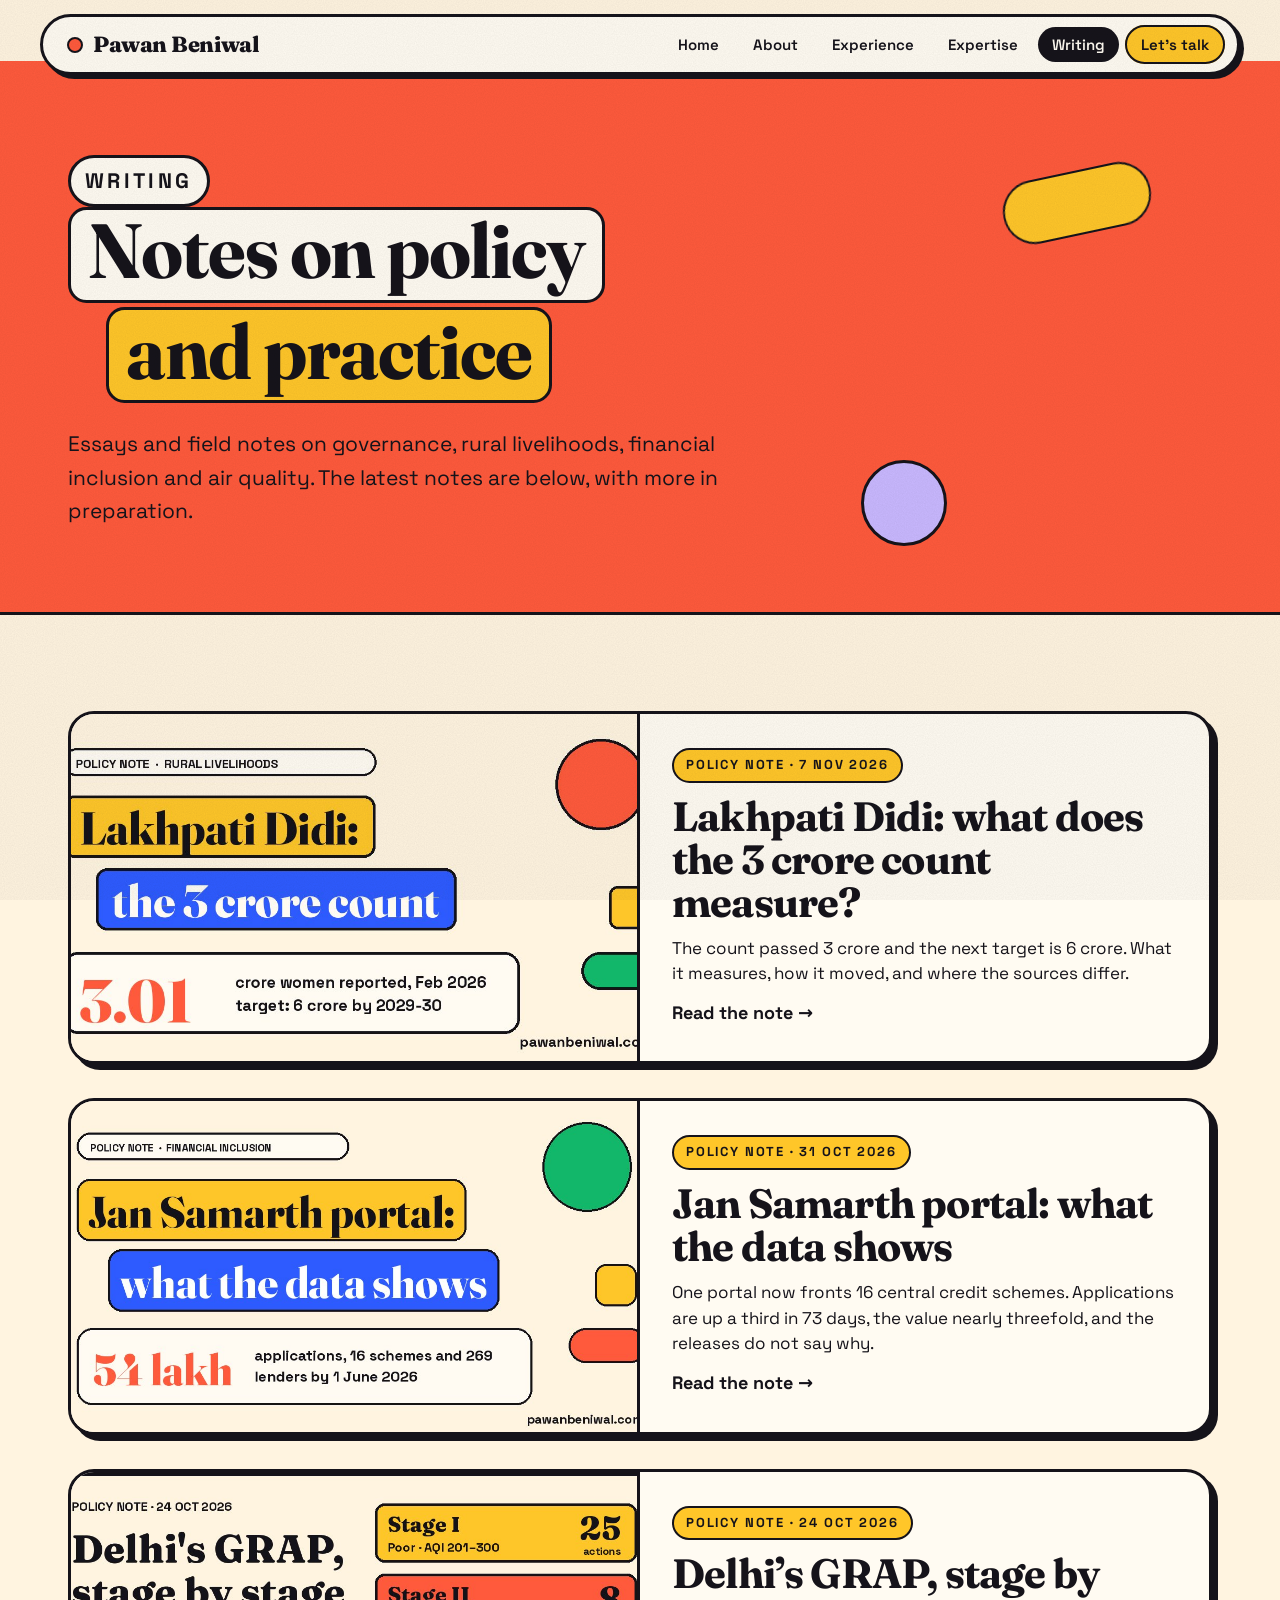
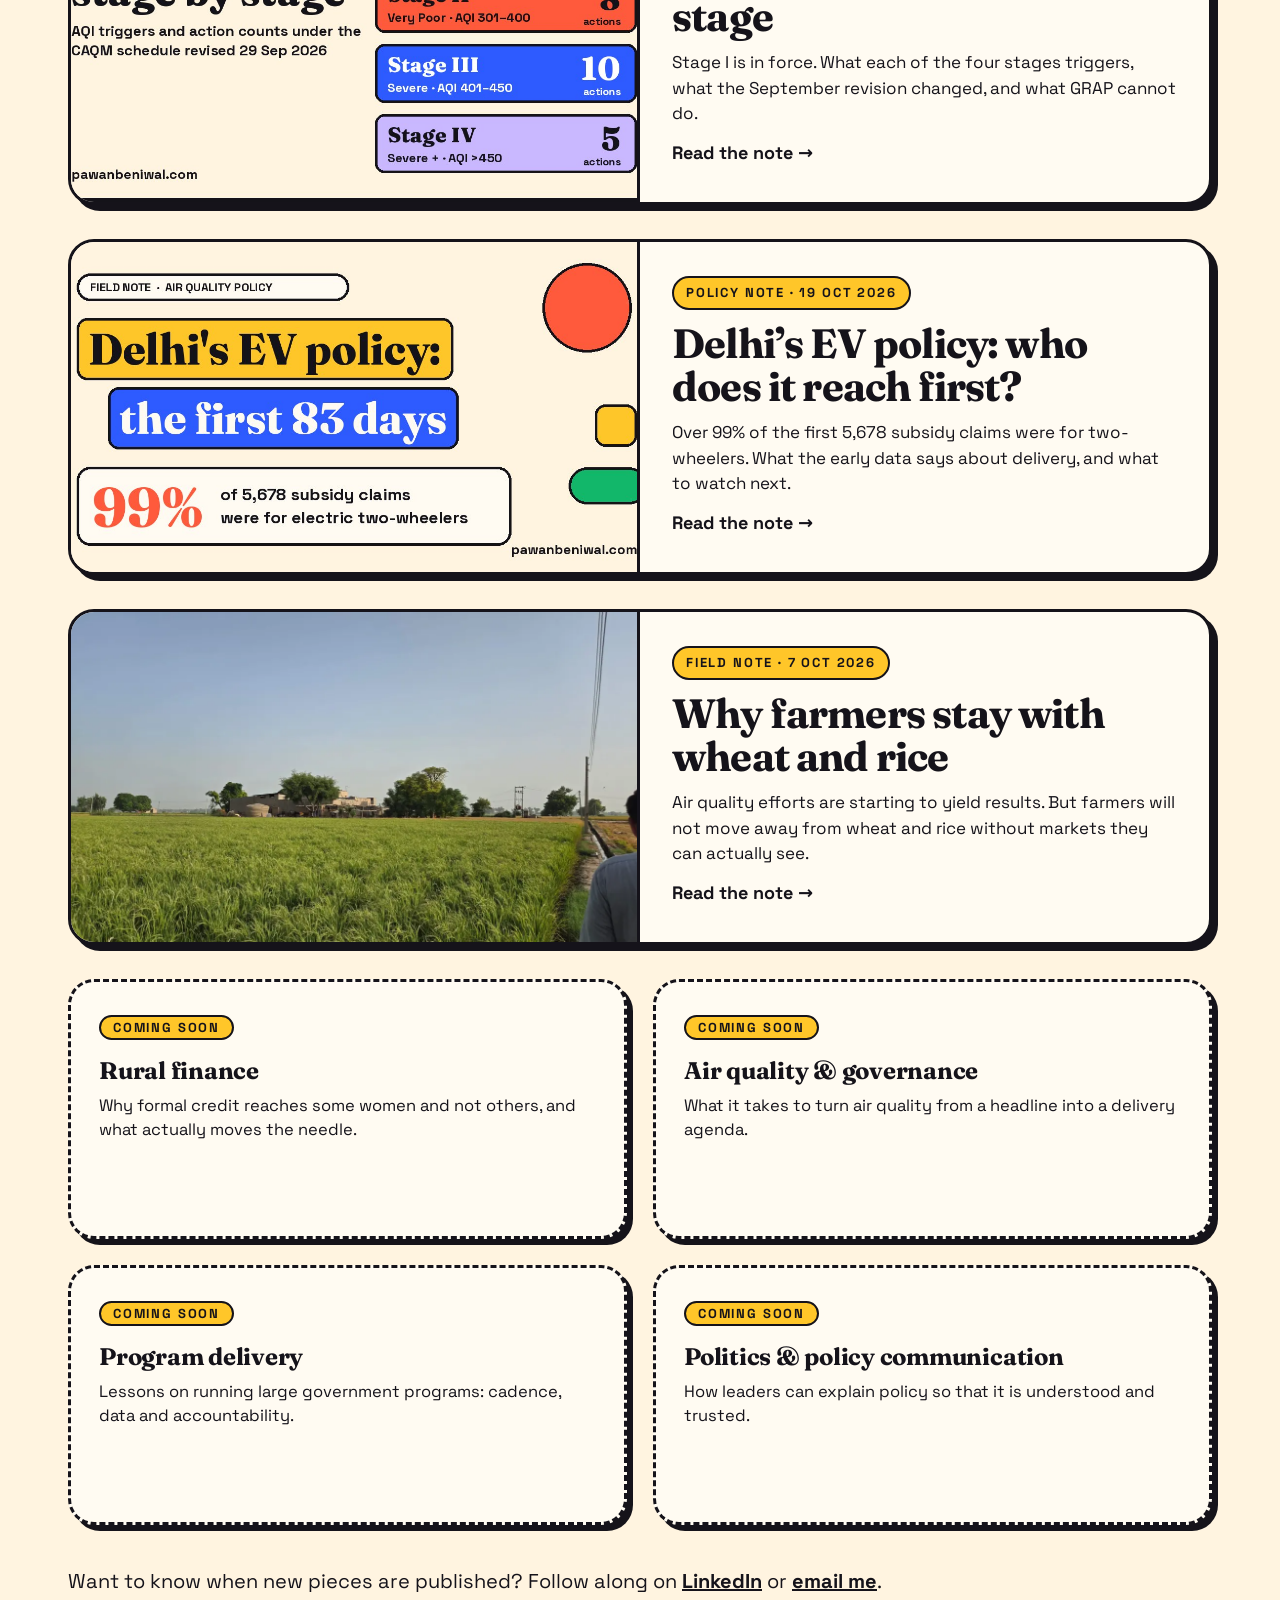
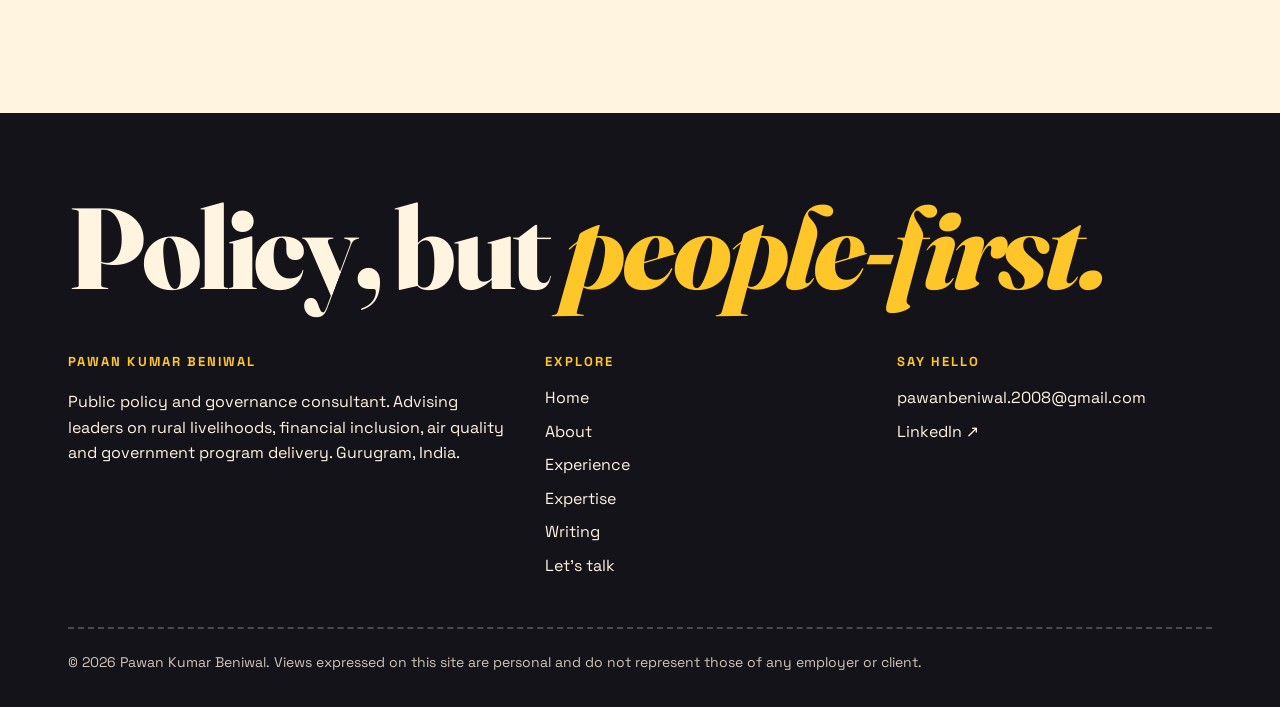
<file: writing.html>
<!doctype html>
<html lang="en">
<head>
<script async src="https://www.googletagmanager.com/gtag/js?id=G-NLKWWR2XJQ"></script>
<script>window.dataLayer=window.dataLayer||[];function gtag(){dataLayer.push(arguments);}gtag("js",new Date());gtag("config","G-NLKWWR2XJQ");</script>
<meta charset="utf-8">
<meta name="viewport" content="width=device-width,initial-scale=1">
<title>Writing | Pawan Kumar Beniwal</title>
<meta name="description" content="Essays and field notes by Pawan Kumar Beniwal on governance, rural finance, air quality and policy communication.">
<link rel="canonical" href="https://pawanbeniwal.com/writing.html">
<meta property="og:type" content="website"><meta property="og:title" content="Writing | Pawan Kumar Beniwal">
<meta property="og:description" content="Essays and field notes by Pawan Kumar Beniwal on governance, rural finance, air quality and policy communication."><meta property="og:url" content="https://pawanbeniwal.com/writing.html">
<meta property="og:site_name" content="Pawan Kumar Beniwal"><meta property="og:image" content="https://pawanbeniwal.com/og-image.jpg">
<meta name="twitter:card" content="summary_large_image"><meta name="twitter:image" content="https://pawanbeniwal.com/og-image.jpg">
<meta name="theme-color" content="#FFC629">
<link rel="icon" href="favicon.svg" type="image/svg+xml">
<link rel="preload" href="fonts/fraunces.woff2" as="font" type="font/woff2" crossorigin>
<link rel="preload" href="fonts/space-grotesk.woff2" as="font" type="font/woff2" crossorigin>
<link rel="stylesheet" href="styles.css">

</head>
<body>
<a class="skip" href="#main">Skip to content</a>
<header class="site"><div class="bar">
<a class="brand" href="index.html"><i></i>Pawan Beniwal</a>
<button class="menu-btn" aria-expanded="false" aria-controls="menu" onclick="var m=document.getElementById('menu');var o=m.classList.toggle('open');this.setAttribute('aria-expanded',o)">Menu</button>
<nav aria-label="Primary"><ul id="menu"><li><a href="index.html">Home</a></li><li><a href="about.html">About</a></li><li><a href="experience.html">Experience</a></li><li><a href="expertise.html">Expertise</a></li><li><a href="writing.html" aria-current="page">Writing</a></li><li><a href="contact.html" class="cta">Let&rsquo;s talk</a></li></ul></nav>
</div></header>
<main id="main">

<div class="pagehead c"><span class="shape pill float" style="right:10%;top:20%;background:var(--yellow);transform:rotate(-12deg)" aria-hidden="true"></span><span class="shape dot float" style="right:26%;bottom:12%;background:var(--lilac)" aria-hidden="true"></span>
<div class="wrap"><p class="eyebrow">Writing</p><h1><span class="hl p">Notes on policy</span><span class="hl y s1">and practice</span></h1>
<p>Essays and field notes on governance, rural livelihoods, financial inclusion and air quality. The latest notes are below, with more in preparation.</p></div></div>
<section><div class="wrap"><a class="post-card rv" href="/writing/lakhpati-didi-3-crore-milestone-what-it-counts.html"><img src="/images/og-lakhpati-didi-3-crore-milestone.jpg" width="1200" height="630" alt="Headline graphic: Lakhpati Didi, what the 3 crore count measures. 3.01 crore women reported in February 2026 against a 6 crore target" loading="lazy"><div><span class="n">POLICY NOTE &middot; 7 NOV 2026</span><h2>Lakhpati Didi: what does the 3 crore count measure?</h2><p>The count passed 3 crore and the next target is 6 crore. What it measures, how it moved, and where the sources differ.</p><span class="more">Read the note &rarr;</span></div></a>
<a class="post-card rv" href="/writing/jan-samarth-portal-credit-linked-schemes-2026-data.html"><img src="/images/og-jan-samarth-portal-credit-schemes-2026-data.jpg" width="1200" height="630" alt="Headline graphic: Jan Samarth portal, what the data shows. 54 lakh applications, 16 schemes and 269 lenders by 1 June 2026" loading="lazy"><div><span class="n">POLICY NOTE &middot; 31 OCT 2026</span><h2>Jan Samarth portal: what the data shows</h2><p>One portal now fronts 16 central credit schemes. Applications are up a third in 73 days, the value nearly threefold, and the releases do not say why.</p><span class="more">Read the note &rarr;</span></div></a>
<a class="post-card rv" href="/writing/delhi-grap-stages-explained-2026-revision.html"><img src="/images/og-delhi-grap-stages-explained.jpg" width="1200" height="630" alt="Graphic listing Delhi GRAP stages I to IV with AQI ranges and action counts 25, 8, 10 and 5" loading="lazy"><div><span class="n">POLICY NOTE &middot; 24 OCT 2026</span><h2>Delhi&rsquo;s GRAP, stage by stage</h2><p>Stage I is in force. What each of the four stages triggers, what the September revision changed, and what GRAP cannot do.</p><span class="more">Read the note &rarr;</span></div></a>
<a class="post-card rv" href="/writing/delhi-ev-policy-first-83-days-subsidy-claims.html"><img src="/images/og-delhi-ev-policy-first-83-days.jpg" width="1200" height="630" alt="Headline graphic: Delhi's EV policy, the first 83 days. 99% of 5,678 subsidy claims were for electric two-wheelers" loading="lazy"><div><span class="n">POLICY NOTE &middot; 19 OCT 2026</span><h2>Delhi&rsquo;s EV policy: who does it reach first?</h2><p>Over 99% of the first 5,678 subsidy claims were for two-wheelers. What the early data says about delivery, and what to watch next.</p><span class="more">Read the note &rarr;</span></div></a>
<a class="post-card rv" href="/writing/wheat-rice-air-quality-farmer-alternatives.html"><img src="/images/rice-field-home.webp" width="1200" height="675" alt="A green rice field at the edge of a village near home" loading="lazy"><div><span class="n">FIELD NOTE &middot; 7 OCT 2026</span><h2>Why farmers stay with wheat and rice</h2><p>Air quality efforts are starting to yield results. But farmers will not move away from wheat and rice without markets they can actually see.</p><span class="more">Read the note &rarr;</span></div></a>
<div class="grid g2"><div class="work soon rv"><span class="n">COMING SOON</span><h3>Rural finance</h3><p>Why formal credit reaches some women and not others, and what actually moves the needle.</p></div><div class="work soon rv"><span class="n">COMING SOON</span><h3>Air quality &amp; governance</h3><p>What it takes to turn air quality from a headline into a delivery agenda.</p></div><div class="work soon rv"><span class="n">COMING SOON</span><h3>Program delivery</h3><p>Lessons on running large government programs: cadence, data and accountability.</p></div><div class="work soon rv"><span class="n">COMING SOON</span><h3>Politics &amp; policy communication</h3><p>How leaders can explain policy so that it is understood and trusted.</p></div></div>
<p style="margin-top:40px;font-size:20px">Want to know when new pieces are published? Follow along on <a href="https://www.linkedin.com/in/pawan-beniwal-686046a9/" target="_blank" rel="noopener"><b>LinkedIn</b></a> or <a href="mailto:pawanbeniwal.2008@gmail.com?subject=Add%20me%20to%20updates"><b>email me</b></a>.</p></div></section>

</main>
<footer><div class="wrap">
<p class="big">Policy, but <em>people-first.</em></p>
<div class="fgrid">
<div><h4>Pawan Kumar Beniwal</h4><p>Public policy and governance consultant. Advising leaders on rural livelihoods, financial inclusion, air quality and government program delivery. Gurugram, India.</p></div>
<div><h4>Explore</h4><ul><li><a href="index.html">Home</a></li><li><a href="about.html">About</a></li><li><a href="experience.html">Experience</a></li><li><a href="expertise.html">Expertise</a></li><li><a href="writing.html">Writing</a></li><li><a href="contact.html">Let&rsquo;s talk</a></li></ul></div>
<div><h4>Say hello</h4><ul><li><a href="mailto:pawanbeniwal.2008@gmail.com">pawanbeniwal.2008@gmail.com</a></li><li><a href="https://www.linkedin.com/in/pawan-beniwal-686046a9/" rel="me noopener" target="_blank">LinkedIn &nearr;</a></li></ul></div>
</div>
<div class="legal">&copy; 2026 Pawan Kumar Beniwal. Views expressed on this site are personal and do not represent those of any employer or client.</div>
</div></footer>
<script>
document.documentElement.classList.add('js');
(function(){
var io=new IntersectionObserver(function(es){es.forEach(function(e){if(e.isIntersecting){e.target.classList.add('in');io.unobserve(e.target)}})},{threshold:.12});
document.querySelectorAll('.rv').forEach(function(el){io.observe(el)});
var sh=document.querySelectorAll('.shape[data-d]');
if(sh.length&&!matchMedia('(prefers-reduced-motion:reduce)').matches){
addEventListener('mousemove',function(e){var x=(e.clientX/innerWidth-.5),y=(e.clientY/innerHeight-.5);
sh.forEach(function(s){var d=parseFloat(s.dataset.d);s.style.transform='translate('+(x*d)+'px,'+(y*d)+'px) rotate('+(s.dataset.r||0)+'deg)'})})}
})();
</script>
</body></html>
</file>
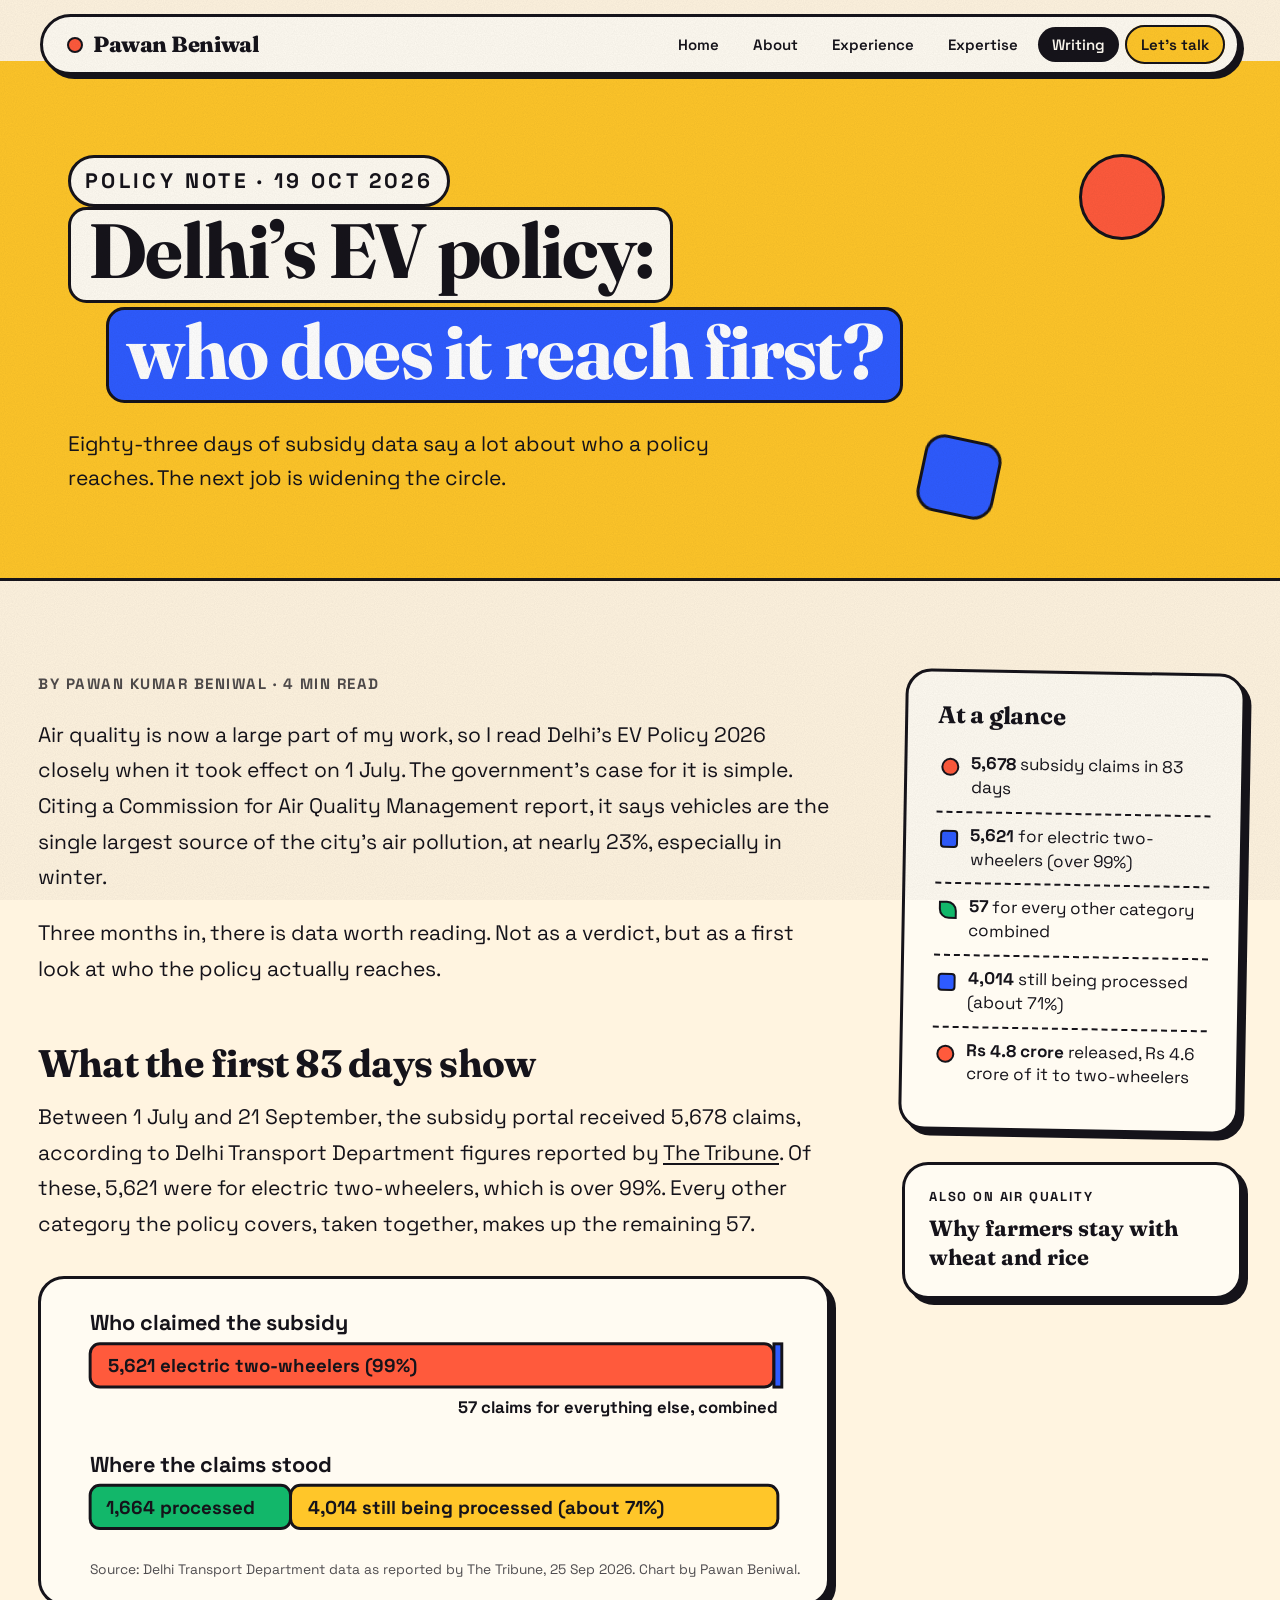
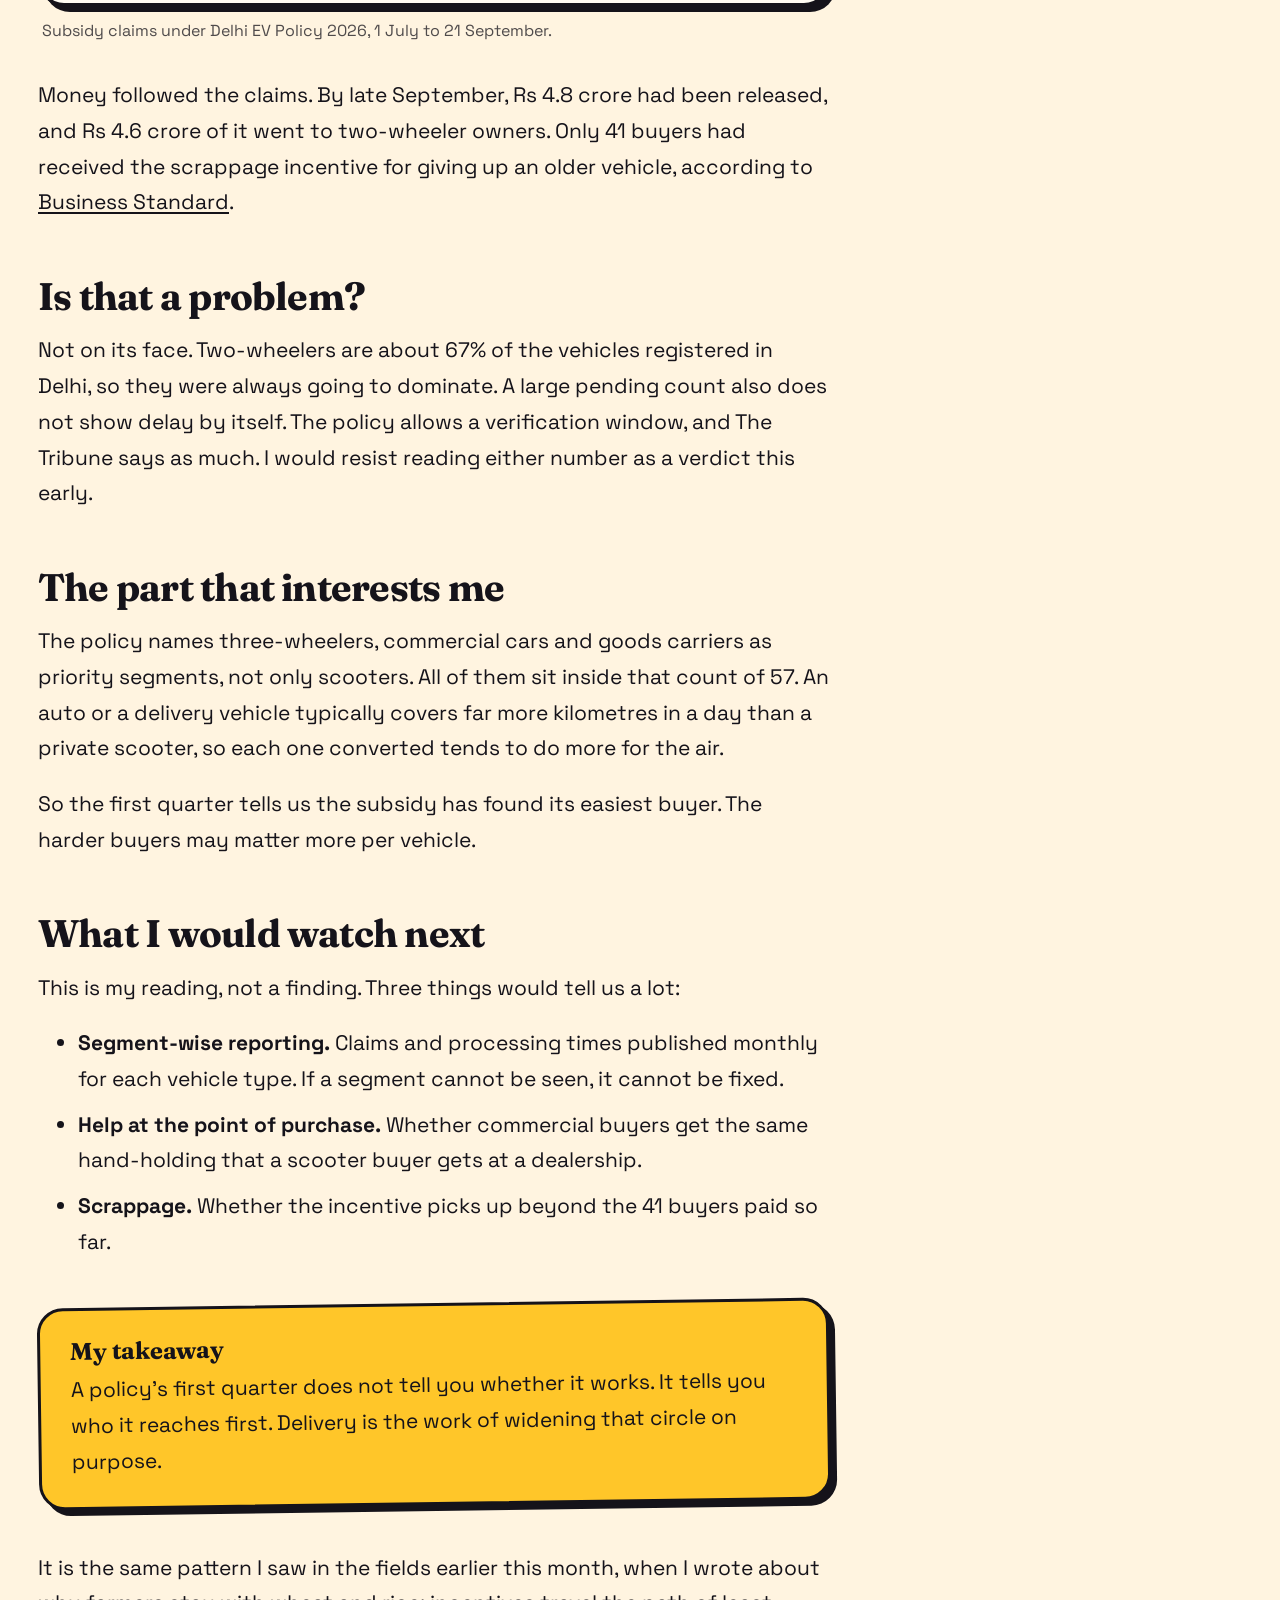
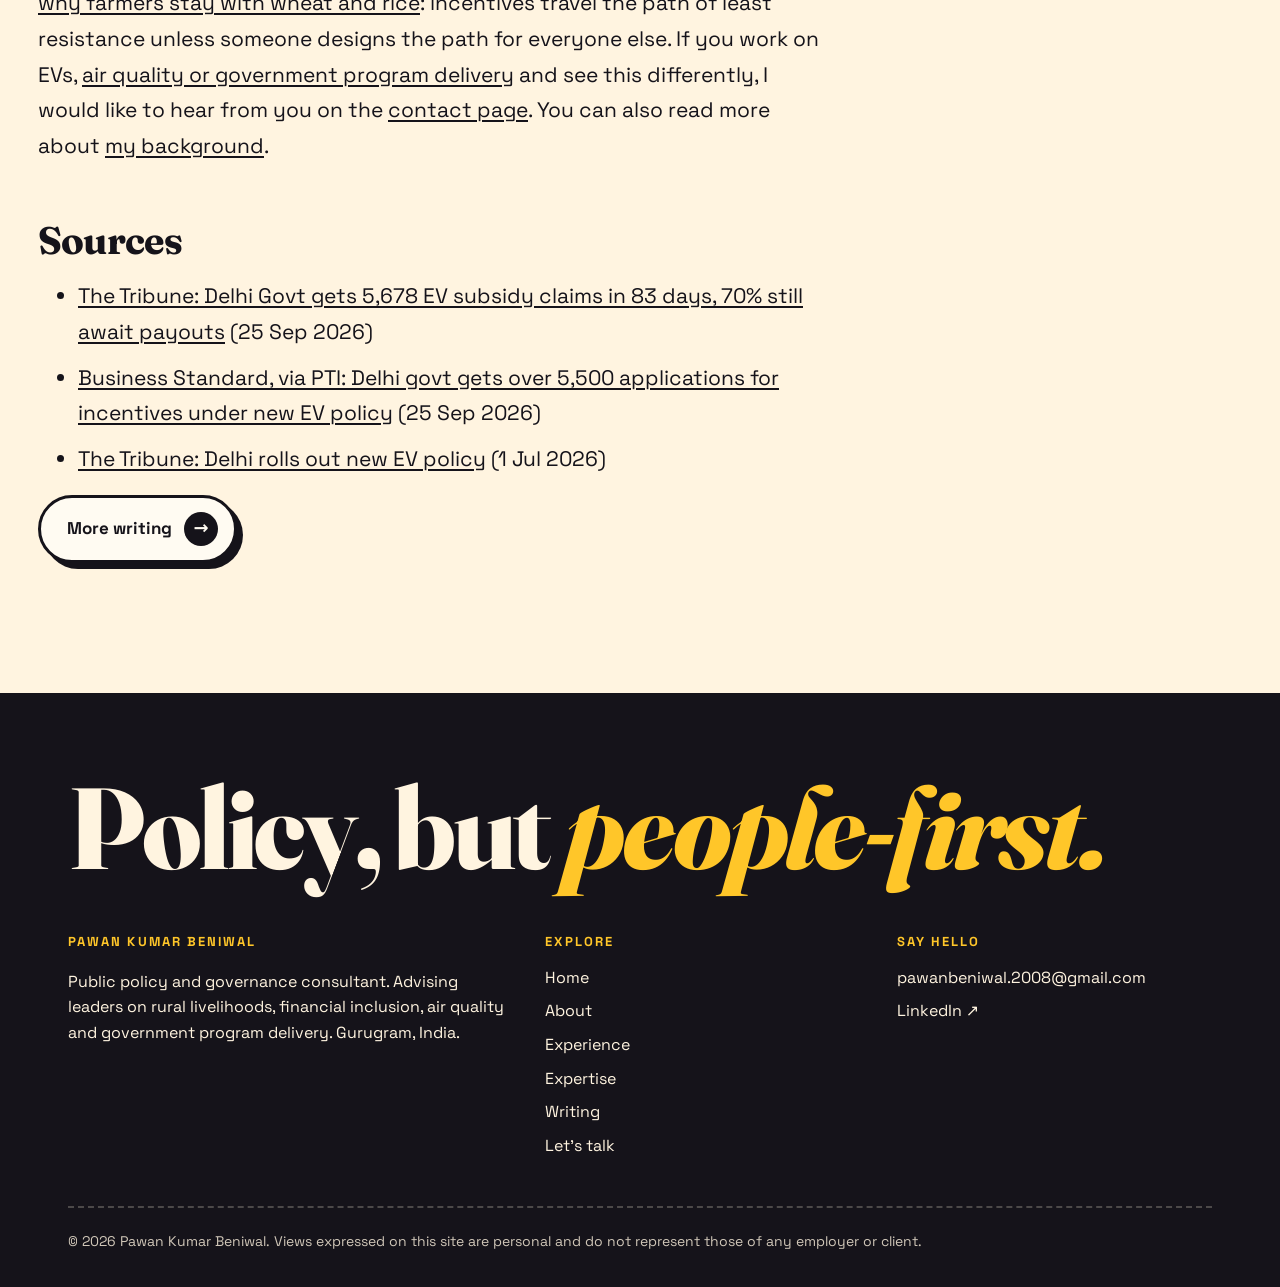
<file: writing/delhi-ev-policy-first-83-days-subsidy-claims.html>
<!doctype html>
<html lang="en">
<head>
<meta charset="utf-8">
<meta name="viewport" content="width=device-width,initial-scale=1">
<title>Delhi EV Policy: The First 83 Days | Pawan Beniwal</title>
<meta name="description" content="Delhi's EV subsidy drew 5,678 claims in 83 days, over 99% for two-wheelers. What early data says about who a policy reaches first, and what to watch next.">
<link rel="canonical" href="https://pawanbeniwal.com/writing/delhi-ev-policy-first-83-days-subsidy-claims.html">
<meta property="og:type" content="article"><meta property="og:title" content="Delhi EV Policy: The First 83 Days | Pawan Beniwal">
<meta property="og:description" content="Delhi's EV subsidy drew 5,678 claims in 83 days, over 99% for two-wheelers. What early data says about who a policy reaches first, and what to watch next."><meta property="og:url" content="https://pawanbeniwal.com/writing/delhi-ev-policy-first-83-days-subsidy-claims.html">
<meta property="og:site_name" content="Pawan Kumar Beniwal"><meta property="og:image" content="https://pawanbeniwal.com/images/og-delhi-ev-policy-first-83-days.jpg">
<meta name="twitter:title" content="Delhi EV Policy: The First 83 Days | Pawan Beniwal"><meta name="twitter:description" content="Delhi's EV subsidy drew 5,678 claims in 83 days, over 99% for two-wheelers. What early data says about who a policy reaches first, and what to watch next."><meta name="twitter:card" content="summary_large_image"><meta name="twitter:image" content="https://pawanbeniwal.com/images/og-delhi-ev-policy-first-83-days.jpg">
<meta property="article:published_time" content="2026-10-19"><meta property="article:author" content="https://pawanbeniwal.com/about.html"><meta name="theme-color" content="#FFC629">
<link rel="icon" href="/favicon.svg" type="image/svg+xml">
<link rel="preload" href="/fonts/fraunces.woff2" as="font" type="font/woff2" crossorigin>
<link rel="preload" href="/fonts/space-grotesk.woff2" as="font" type="font/woff2" crossorigin>
<link rel="stylesheet" href="/styles.css">

<script async src="https://www.googletagmanager.com/gtag/js?id=G-NLKWWR2XJQ"></script>
<script>window.dataLayer=window.dataLayer||[];function gtag(){dataLayer.push(arguments)}gtag("js",new Date());gtag("config","G-NLKWWR2XJQ");</script>
<script type="application/ld+json">{"@context": "https://schema.org", "@type": "Article", "headline": "Delhi EV policy: what the first 83 days show", "description": "Delhi's EV subsidy drew 5,678 claims in 83 days, over 99% for two-wheelers. What early data says about who a policy reaches first, and what to watch next.", "image": ["https://pawanbeniwal.com/images/og-delhi-ev-policy-first-83-days.jpg"], "datePublished": "2026-10-19", "dateModified": "2026-10-19", "mainEntityOfPage": {"@type": "WebPage", "@id": "https://pawanbeniwal.com/writing/delhi-ev-policy-first-83-days-subsidy-claims.html"}, "author": {"@type": "Person", "name": "Pawan Kumar Beniwal", "url": "https://pawanbeniwal.com/about.html"}, "publisher": {"@type": "Person", "name": "Pawan Kumar Beniwal", "url": "https://pawanbeniwal.com"}, "keywords": "Delhi EV policy 2026, EV subsidy, electric two-wheelers, air quality policy, program delivery, India"}</script>
<script type="application/ld+json">{"@context": "https://schema.org", "@type": "BreadcrumbList", "itemListElement": [{"@type": "ListItem", "position": 1, "name": "Home", "item": "https://pawanbeniwal.com/"}, {"@type": "ListItem", "position": 2, "name": "Writing", "item": "https://pawanbeniwal.com/writing.html"}, {"@type": "ListItem", "position": 3, "name": "Delhi EV policy: what the first 83 days show", "item": "https://pawanbeniwal.com/writing/delhi-ev-policy-first-83-days-subsidy-claims.html"}]}</script>
</head>
<body>
<a class="skip" href="#main">Skip to content</a>
<header class="site"><div class="bar">
<a class="brand" href="/"><i></i>Pawan Beniwal</a>
<button class="menu-btn" aria-expanded="false" aria-controls="menu" onclick="var m=document.getElementById('menu');var o=m.classList.toggle('open');this.setAttribute('aria-expanded',o)">Menu</button>
<nav aria-label="Primary"><ul id="menu"><li><a href="/">Home</a></li><li><a href="/about.html">About</a></li><li><a href="/experience.html">Experience</a></li><li><a href="/expertise.html">Expertise</a></li><li><a href="/writing.html" aria-current="page">Writing</a></li><li><a href="/contact.html" class="cta">Let&rsquo;s talk</a></li></ul></nav>
</div></header>
<main id="main">

<div class="pagehead y"><span class="shape dot float" style="right:9%;top:18%;background:var(--coral)" aria-hidden="true"></span><span class="shape sq float" style="right:22%;bottom:12%;background:var(--blue);transform:rotate(12deg)" aria-hidden="true"></span>
<div class="wrap"><p class="eyebrow">Policy note &middot; <time datetime="2026-10-19">19 Oct 2026</time></p>
<h1 class="post-h1"><span class="hl p">Delhi&rsquo;s EV policy:</span><span class="hl b s1">who does it reach first?</span></h1>
<p>Eighty-three days of subsidy data say a lot about who a policy reaches. The next job is widening the circle.</p></div></div>
<section class="post"><div class="wrap narrow post-grid">
<article class="prose">
<p class="byline">By Pawan Kumar Beniwal &middot; 4 min read</p>
<p>Air quality is now a large part of my work, so I read Delhi&rsquo;s EV Policy 2026 closely when it took effect on 1 July. The government&rsquo;s case for it is simple. Citing a Commission for Air Quality Management report, it says vehicles are the single largest source of the city&rsquo;s air pollution, at nearly 23%, especially in winter.</p>
<p>Three months in, there is data worth reading. Not as a verdict, but as a first look at who the policy actually reaches.</p>

<h2>What the first 83 days show</h2>
<p>Between 1 July and 21 September, the subsidy portal received 5,678 claims, according to Delhi Transport Department figures reported by <a href="https://www.tribuneindia.com/news/delhi/delhi-govt-sees-5678-ev-subsidy-claims-in-83-days-70-still-await-payouts" target="_blank" rel="noopener">The Tribune</a>. Of these, 5,621 were for electric two-wheelers, which is over 99%. Every other category the policy covers, taken together, makes up the remaining 57.</p>

<figure>
<svg viewBox="0 0 800 330" role="img" aria-labelledby="c-t c-d" style="width:100%;height:auto;display:block;background:var(--paper);border:var(--bw) solid var(--ink);border-radius:var(--r);box-shadow:var(--shadow)" font-family="Space Grotesk, system-ui, sans-serif">
<title id="c-t">Delhi EV subsidy claims, 1 July to 21 September 2026</title>
<desc id="c-d">Two bars. First bar: of 5,678 claims, 5,621 were for electric two-wheelers and 57 for all other categories. Second bar: 1,664 claims had been processed and 4,014 were still pending.</desc>
<text x="50" y="52" font-size="22" font-weight="700" style="fill:var(--ink)">Who claimed the subsidy</text>
<rect x="50" y="66" width="696" height="44" rx="10" style="fill:var(--coral);stroke:var(--ink)" stroke-width="3"/>
<text x="68" y="95" font-size="19" font-weight="700" style="fill:var(--ink)">5,621 electric two-wheelers (99%)</text>
<rect x="746" y="66" width="8" height="44" style="fill:var(--blue);stroke:var(--ink)" stroke-width="3"/>
<text x="750" y="136" font-size="17" font-weight="700" text-anchor="end" style="fill:var(--ink)">57 claims for everything else, combined</text>
<text x="50" y="196" font-size="22" font-weight="700" style="fill:var(--ink)">Where the claims stood</text>
<rect x="50" y="210" width="204" height="44" rx="10" style="fill:var(--green);stroke:var(--ink)" stroke-width="3"/>
<text x="66" y="239" font-size="19" font-weight="700" style="fill:var(--ink)">1,664 processed</text>
<rect x="254" y="210" width="496" height="44" rx="10" style="fill:var(--yellow);stroke:var(--ink)" stroke-width="3"/>
<text x="272" y="239" font-size="19" font-weight="700" style="fill:var(--ink)">4,014 still being processed (about 71%)</text>
<text x="50" y="300" font-size="14" style="fill:var(--ink)" opacity=".75">Source: Delhi Transport Department data as reported by The Tribune, 25 Sep 2026. Chart by Pawan Beniwal.</text>
</svg>
<figcaption>Subsidy claims under Delhi EV Policy 2026, 1 July to 21 September.</figcaption>
</figure>

<p>Money followed the claims. By late September, Rs 4.8 crore had been released, and Rs 4.6 crore of it went to two-wheeler owners. Only 41 buyers had received the scrappage incentive for giving up an older vehicle, according to <a href="https://www.business-standard.com/amp/india-news/delhi-govt-gets-over-5-500-applications-for-incentives-under-new-ev-policy-126092500025_1.html" target="_blank" rel="noopener">Business Standard</a>.</p>

<h2>Is that a problem?</h2>
<p>Not on its face. Two-wheelers are about 67% of the vehicles registered in Delhi, so they were always going to dominate. A large pending count also does not show delay by itself. The policy allows a verification window, and The Tribune says as much. I would resist reading either number as a verdict this early.</p>

<h2>The part that interests me</h2>
<p>The policy names three-wheelers, commercial cars and goods carriers as priority segments, not only scooters. All of them sit inside that count of 57. An auto or a delivery vehicle typically covers far more kilometres in a day than a private scooter, so each one converted tends to do more for the air.</p>
<p>So the first quarter tells us the subsidy has found its easiest buyer. The harder buyers may matter more per vehicle.</p>

<h2>What I would watch next</h2>
<p>This is my reading, not a finding. Three things would tell us a lot:</p>
<ul>
<li><b>Segment-wise reporting.</b> Claims and processing times published monthly for each vehicle type. If a segment cannot be seen, it cannot be fixed.</li>
<li><b>Help at the point of purchase.</b> Whether commercial buyers get the same hand-holding that a scooter buyer gets at a dealership.</li>
<li><b>Scrappage.</b> Whether the incentive picks up beyond the 41 buyers paid so far.</li>
</ul>

<div class="takeaway"><h3>My takeaway</h3><p>A policy&rsquo;s first quarter does not tell you whether it works. It tells you who it reaches first. Delivery is the work of widening that circle on purpose.</p></div>

<p>It is the same pattern I saw in the fields earlier this month, when I wrote about <a href="/writing/wheat-rice-air-quality-farmer-alternatives.html">why farmers stay with wheat and rice</a>: incentives travel the path of least resistance unless someone designs the path for everyone else. If you work on EVs, <a href="/expertise.html">air quality or government program delivery</a> and see this differently, I would like to hear from you on the <a href="/contact.html">contact page</a>. You can also read more about <a href="/about.html">my background</a>.</p>

<h2>Sources</h2>
<ul>
<li><a href="https://www.tribuneindia.com/news/delhi/delhi-govt-sees-5678-ev-subsidy-claims-in-83-days-70-still-await-payouts" target="_blank" rel="noopener">The Tribune: Delhi Govt gets 5,678 EV subsidy claims in 83 days, 70% still await payouts</a> (25 Sep 2026)</li>
<li><a href="https://www.business-standard.com/amp/india-news/delhi-govt-gets-over-5-500-applications-for-incentives-under-new-ev-policy-126092500025_1.html" target="_blank" rel="noopener">Business Standard, via PTI: Delhi govt gets over 5,500 applications for incentives under new EV policy</a> (25 Sep 2026)</li>
<li><a href="https://www.tribuneindia.com/news/delhi/delhi-rolls-out-new-ev-policy-cleaner-air-more-charging-stations-electric-push-till-2030/" target="_blank" rel="noopener">The Tribune: Delhi rolls out new EV policy</a> (1 Jul 2026)</li>
</ul>
<p><a class="btn paper" href="/writing.html">More writing</a></p>
</article>
<aside class="post-aside" aria-label="Key figures and related reading">
<div class="glance"><h3>At a glance</h3><ul>
<li><b>5,678</b> subsidy claims in 83 days</li>
<li><b>5,621</b> for electric two-wheelers (over 99%)</li>
<li><b>57</b> for every other category combined</li>
<li><b>4,014</b> still being processed (about 71%)</li>
<li><b>Rs 4.8 crore</b> released, Rs 4.6 crore of it to two-wheelers</li></ul></div>
<a class="related" href="/writing/wheat-rice-air-quality-farmer-alternatives.html"><span>Also on air quality</span><b>Why farmers stay with wheat and rice</b></a>
</aside>
</div></section>

</main>
<footer><div class="wrap">
<p class="big">Policy, but <em>people-first.</em></p>
<div class="fgrid">
<div><h4>Pawan Kumar Beniwal</h4><p>Public policy and governance consultant. Advising leaders on rural livelihoods, financial inclusion, air quality and government program delivery. Gurugram, India.</p></div>
<div><h4>Explore</h4><ul><li><a href="/">Home</a></li><li><a href="/about.html">About</a></li><li><a href="/experience.html">Experience</a></li><li><a href="/expertise.html">Expertise</a></li><li><a href="/writing.html">Writing</a></li><li><a href="/contact.html">Let&rsquo;s talk</a></li></ul></div>
<div><h4>Say hello</h4><ul><li><a href="mailto:pawanbeniwal.2008@gmail.com">pawanbeniwal.2008@gmail.com</a></li><li><a href="https://www.linkedin.com/in/pawan-beniwal-686046a9/" rel="me noopener" target="_blank">LinkedIn &nearr;</a></li></ul></div>
</div>
<div class="legal">&copy; 2026 Pawan Kumar Beniwal. Views expressed on this site are personal and do not represent those of any employer or client.</div>
</div></footer>
<script>
document.documentElement.classList.add('js');
(function(){
var io=new IntersectionObserver(function(es){es.forEach(function(e){if(e.isIntersecting){e.target.classList.add('in');io.unobserve(e.target)}})},{threshold:.12});
document.querySelectorAll('.rv').forEach(function(el){io.observe(el)});
var sh=document.querySelectorAll('.shape[data-d]');
if(sh.length&&!matchMedia('(prefers-reduced-motion:reduce)').matches){
addEventListener('mousemove',function(e){var x=(e.clientX/innerWidth-.5),y=(e.clientY/innerHeight-.5);
sh.forEach(function(s){var d=parseFloat(s.dataset.d);s.style.transform='translate('+(x*d)+'px,'+(y*d)+'px) rotate('+(s.dataset.r||0)+'deg)'})})}
})();
</script>
</body></html>
</file>
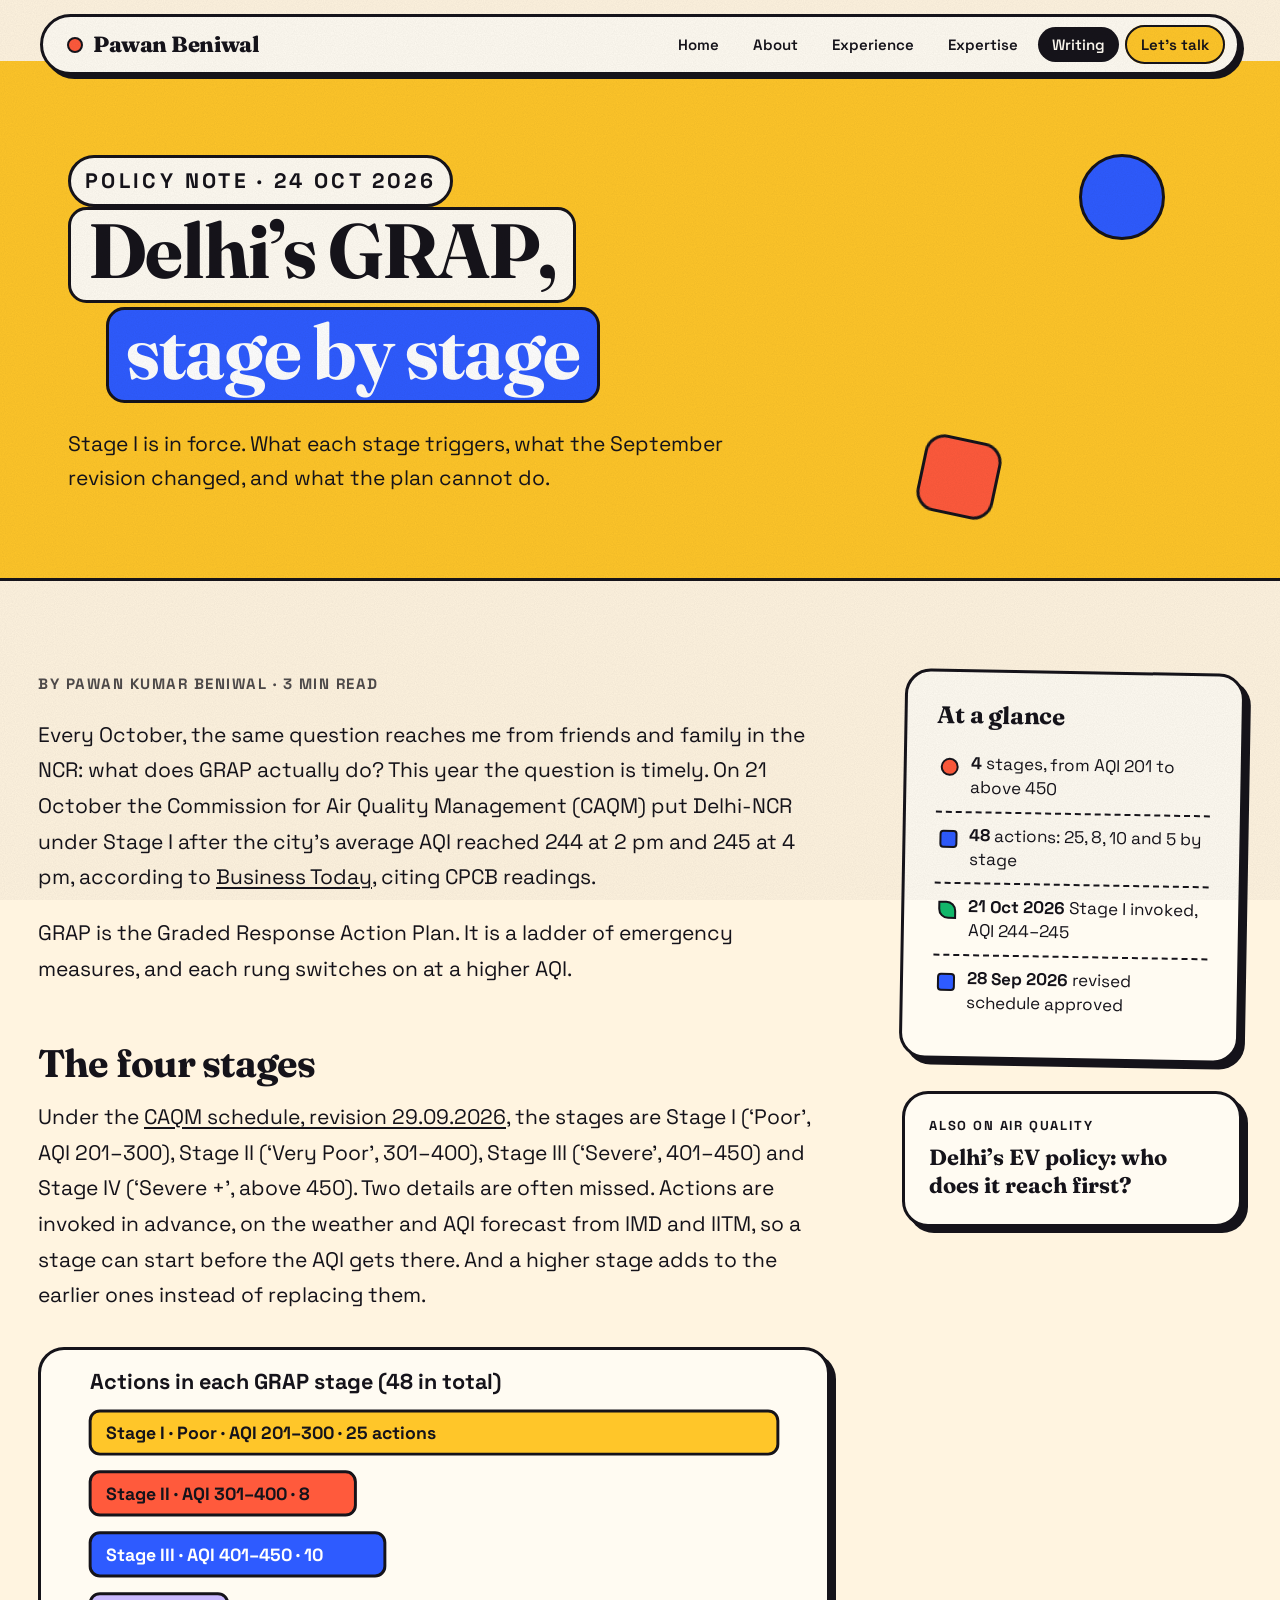
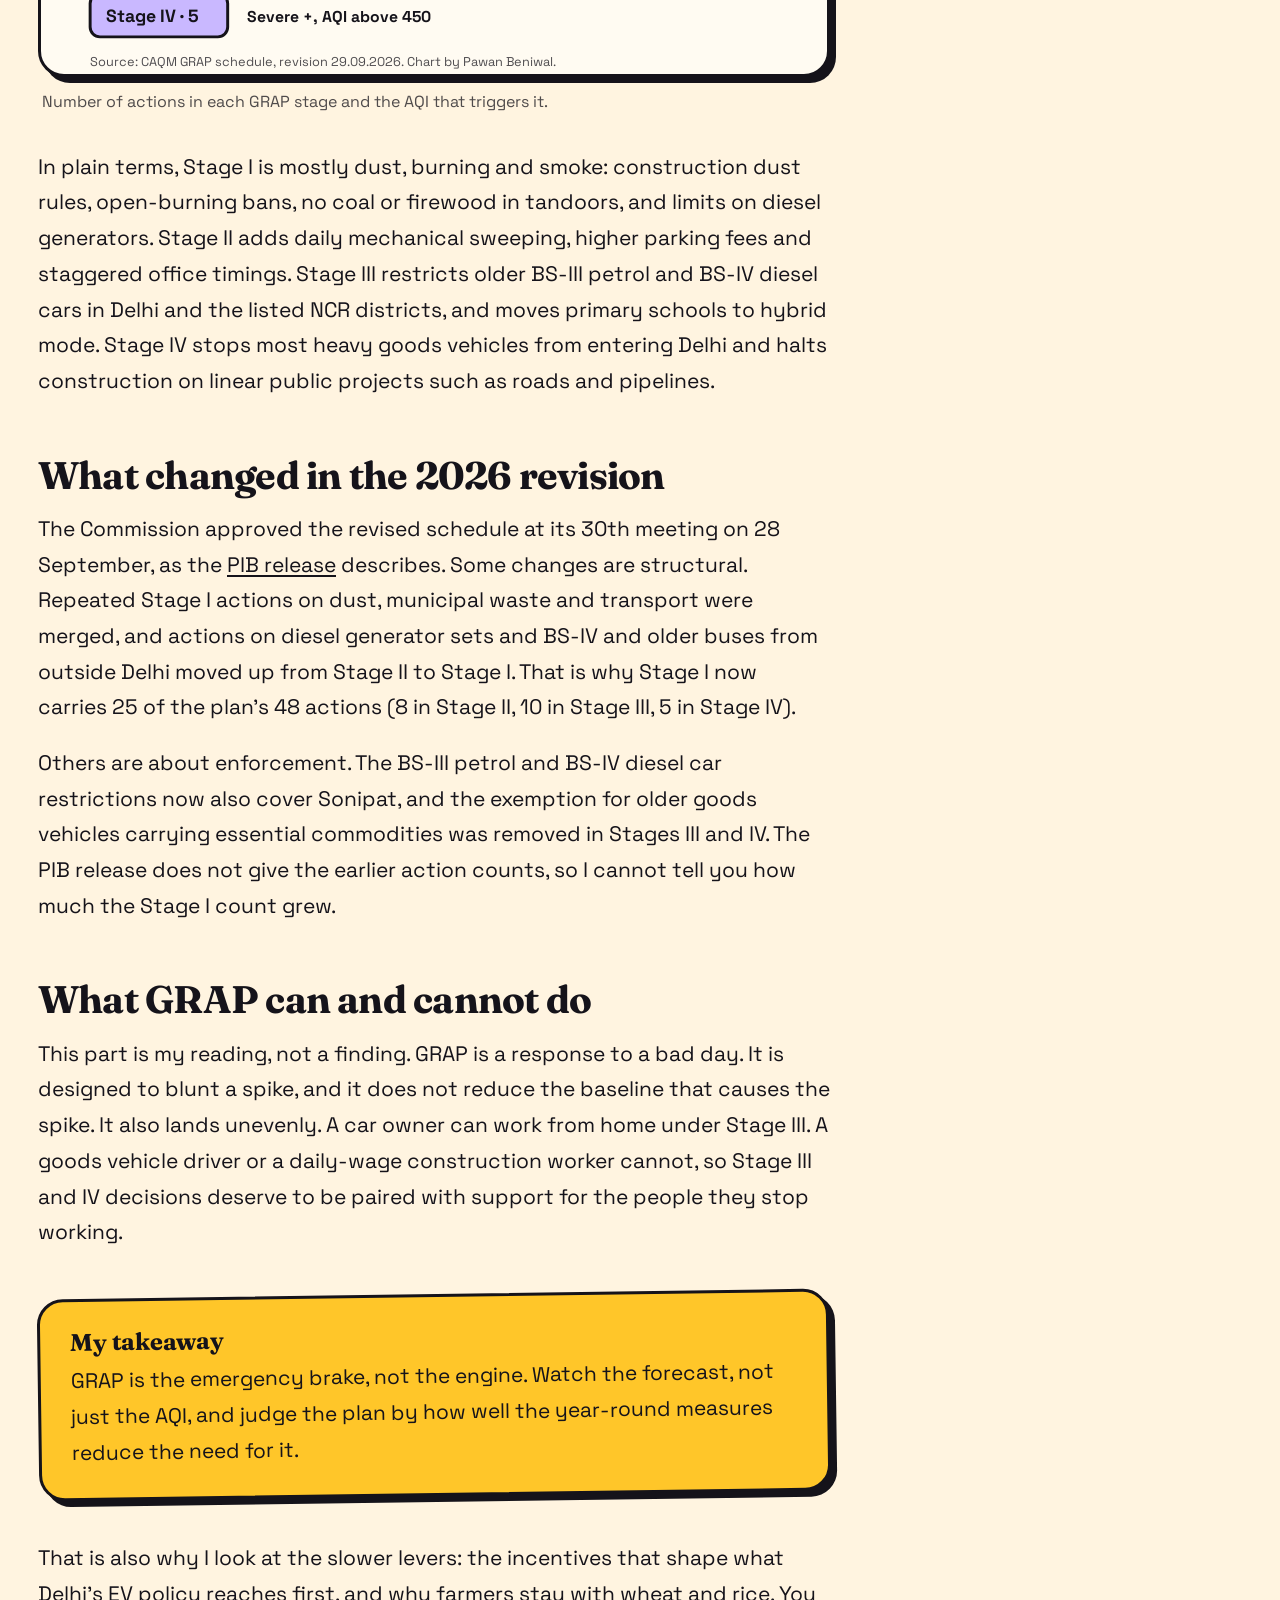
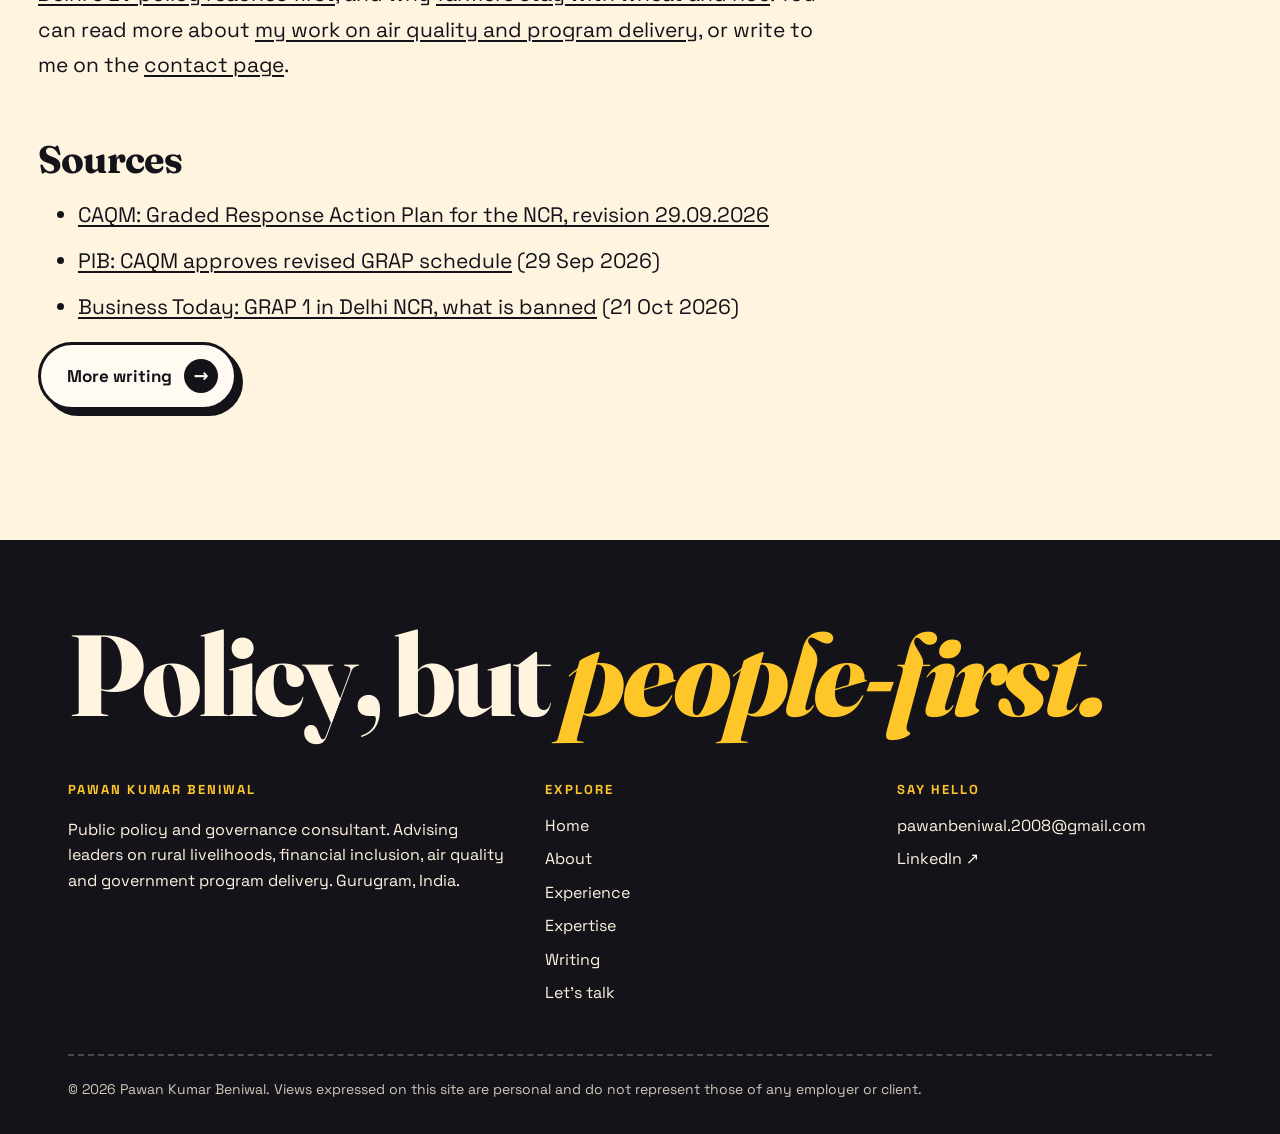
<file: writing/delhi-grap-stages-explained-2026-revision.html>
<!doctype html>
<html lang="en">
<head>
<meta charset="utf-8">
<meta name="viewport" content="width=device-width,initial-scale=1">
<title>Delhi GRAP Stages Explained | Pawan Beniwal</title>
<meta name="description" content="Delhi's GRAP is in Stage I. What each of the four stages triggers, what changed in the 2026 revision, and what the plan can and cannot do.">
<link rel="canonical" href="https://pawanbeniwal.com/writing/delhi-grap-stages-explained-2026-revision.html">
<meta property="og:type" content="article"><meta property="og:title" content="Delhi GRAP Stages Explained | Pawan Beniwal">
<meta property="og:description" content="Delhi's GRAP is in Stage I. What each of the four stages triggers, what changed in the 2026 revision, and what the plan can and cannot do."><meta property="og:url" content="https://pawanbeniwal.com/writing/delhi-grap-stages-explained-2026-revision.html">
<meta property="og:site_name" content="Pawan Kumar Beniwal"><meta property="og:image" content="https://pawanbeniwal.com/images/og-delhi-grap-stages-explained.jpg">
<meta name="twitter:title" content="Delhi GRAP Stages Explained | Pawan Beniwal"><meta name="twitter:description" content="Delhi's GRAP is in Stage I. What each of the four stages triggers, what changed in the 2026 revision, and what the plan can and cannot do."><meta name="twitter:card" content="summary_large_image"><meta name="twitter:image" content="https://pawanbeniwal.com/images/og-delhi-grap-stages-explained.jpg">
<meta property="article:published_time" content="2026-10-24"><meta property="article:author" content="https://pawanbeniwal.com/about.html"><meta name="theme-color" content="#FFC629">
<link rel="icon" href="/favicon.svg" type="image/svg+xml">
<link rel="preload" href="/fonts/fraunces.woff2" as="font" type="font/woff2" crossorigin>
<link rel="preload" href="/fonts/space-grotesk.woff2" as="font" type="font/woff2" crossorigin>
<link rel="stylesheet" href="/styles.css">

<script async src="https://www.googletagmanager.com/gtag/js?id=G-NLKWWR2XJQ"></script>
<script>window.dataLayer=window.dataLayer||[];function gtag(){dataLayer.push(arguments)}gtag("js",new Date());gtag("config","G-NLKWWR2XJQ");</script>
<script type="application/ld+json">{"@context": "https://schema.org", "@type": "Article", "headline": "Delhi GRAP stages explained: what the 2026 revision changes", "description": "Delhi's GRAP is in Stage I. What each of the four stages triggers, what changed in the 2026 revision, and what the plan can and cannot do.", "image": ["https://pawanbeniwal.com/images/og-delhi-grap-stages-explained.jpg"], "datePublished": "2026-10-24", "dateModified": "2026-10-24", "mainEntityOfPage": {"@type": "WebPage", "@id": "https://pawanbeniwal.com/writing/delhi-grap-stages-explained-2026-revision.html"}, "author": {"@type": "Person", "name": "Pawan Kumar Beniwal", "url": "https://pawanbeniwal.com/about.html"}, "publisher": {"@type": "Person", "name": "Pawan Kumar Beniwal", "url": "https://pawanbeniwal.com"}, "keywords": "GRAP Delhi, Graded Response Action Plan, GRAP stages, Delhi air pollution, CAQM, air quality policy, India"}</script>
<script type="application/ld+json">{"@context": "https://schema.org", "@type": "BreadcrumbList", "itemListElement": [{"@type": "ListItem", "position": 1, "name": "Home", "item": "https://pawanbeniwal.com/"}, {"@type": "ListItem", "position": 2, "name": "Writing", "item": "https://pawanbeniwal.com/writing.html"}, {"@type": "ListItem", "position": 3, "name": "Delhi GRAP stages explained: what the 2026 revision changes", "item": "https://pawanbeniwal.com/writing/delhi-grap-stages-explained-2026-revision.html"}]}</script>
</head>
<body>
<a class="skip" href="#main">Skip to content</a>
<header class="site"><div class="bar">
<a class="brand" href="/"><i></i>Pawan Beniwal</a>
<button class="menu-btn" aria-expanded="false" aria-controls="menu" onclick="var m=document.getElementById('menu');var o=m.classList.toggle('open');this.setAttribute('aria-expanded',o)">Menu</button>
<nav aria-label="Primary"><ul id="menu"><li><a href="/">Home</a></li><li><a href="/about.html">About</a></li><li><a href="/experience.html">Experience</a></li><li><a href="/expertise.html">Expertise</a></li><li><a href="/writing.html" aria-current="page">Writing</a></li><li><a href="/contact.html" class="cta">Let&rsquo;s talk</a></li></ul></nav>
</div></header>
<main id="main">

<div class="pagehead y"><span class="shape dot float" style="right:9%;top:18%;background:var(--blue)" aria-hidden="true"></span><span class="shape sq float" style="right:22%;bottom:12%;background:var(--coral);transform:rotate(12deg)" aria-hidden="true"></span>
<div class="wrap"><p class="eyebrow">Policy note &middot; <time datetime="2026-10-24">24 Oct 2026</time></p>
<h1 class="post-h1"><span class="hl p">Delhi&rsquo;s GRAP,</span><span class="hl b s1">stage by stage</span></h1>
<p>Stage I is in force. What each stage triggers, what the September revision changed, and what the plan cannot do.</p></div></div>
<section class="post"><div class="wrap narrow post-grid">
<article class="prose">
<p class="byline">By Pawan Kumar Beniwal &middot; 3 min read</p>
<p>Every October, the same question reaches me from friends and family in the NCR: what does GRAP actually do? This year the question is timely. On 21 October the Commission for Air Quality Management (CAQM) put Delhi-NCR under Stage I after the city&rsquo;s average AQI reached 244 at 2 pm and 245 at 4 pm, according to <a href="https://www.businesstoday.in/india/story/grap-1-in-delhi-ncr-what-is-banned-full-list-of-restrictions-562934-2026-10-21" target="_blank" rel="noopener">Business Today</a>, citing CPCB readings.</p>
<p>GRAP is the Graded Response Action Plan. It is a ladder of emergency measures, and each rung switches on at a higher AQI.</p>

<h2>The four stages</h2>
<p>Under the <a href="https://caqm.nic.in/FileUploadDomain/WebsiteDocument/GRAP/GRAP%20Schedule/01fcdebf-83e1-4cfe-bc0c-d0b1470a4d4e.pdf" target="_blank" rel="noopener">CAQM schedule, revision 29.09.2026</a>, the stages are Stage I (&lsquo;Poor&rsquo;, AQI 201&ndash;300), Stage II (&lsquo;Very Poor&rsquo;, 301&ndash;400), Stage III (&lsquo;Severe&rsquo;, 401&ndash;450) and Stage IV (&lsquo;Severe +&rsquo;, above 450). Two details are often missed. Actions are invoked in advance, on the weather and AQI forecast from IMD and IITM, so a stage can start before the AQI gets there. And a higher stage adds to the earlier ones instead of replacing them.</p>

<figure>
<svg viewBox="0 0 800 330" role="img" aria-labelledby="c-t c-d" style="width:100%;height:auto;display:block;background:var(--paper);border:var(--bw) solid var(--ink);border-radius:var(--r);box-shadow:var(--shadow)" font-family="Space Grotesk, system-ui, sans-serif">
<title id="c-t">Number of actions in each GRAP stage, revised schedule of 29 September 2026</title>
<desc id="c-d">Four bars. Stage I, Poor, AQI 201 to 300: 25 actions. Stage II, Very Poor, AQI 301 to 400: 8 actions. Stage III, Severe, AQI 401 to 450: 10 actions. Stage IV, Severe plus, AQI above 450: 5 actions.</desc>
<text x="50" y="40" font-size="22" font-weight="700" style="fill:var(--ink)">Actions in each GRAP stage (48 in total)</text>
<rect x="50" y="62" width="700" height="44" rx="10" style="fill:var(--yellow);stroke:var(--ink)" stroke-width="3"/><text x="66" y="91" font-size="18" font-weight="700" style="fill:var(--ink)">Stage I · Poor · AQI 201–300 · 25 actions</text>
<rect x="50" y="124" width="270" height="44" rx="10" style="fill:var(--coral);stroke:var(--ink)" stroke-width="3"/><text x="66" y="153" font-size="18" font-weight="700" style="fill:var(--ink)">Stage II · AQI 301–400 · 8</text>
<rect x="50" y="186" width="300" height="44" rx="10" style="fill:var(--blue);stroke:var(--ink)" stroke-width="3"/><text x="66" y="215" font-size="18" font-weight="700" style="fill:#fff">Stage III · AQI 401–450 · 10</text>
<rect x="50" y="248" width="140" height="44" rx="10" style="fill:var(--lilac);stroke:var(--ink)" stroke-width="3"/><text x="66" y="277" font-size="18" font-weight="700" style="fill:var(--ink)">Stage IV · 5</text>
<text x="210" y="277" font-size="16" font-weight="700" style="fill:var(--ink)">Severe +, AQI above 450</text>
<text x="50" y="322" font-size="13" style="fill:var(--ink)" opacity=".75">Source: CAQM GRAP schedule, revision 29.09.2026. Chart by Pawan Beniwal.</text>
</svg>
<figcaption>Number of actions in each GRAP stage and the AQI that triggers it.</figcaption>
</figure>

<p>In plain terms, Stage I is mostly dust, burning and smoke: construction dust rules, open-burning bans, no coal or firewood in tandoors, and limits on diesel generators. Stage II adds daily mechanical sweeping, higher parking fees and staggered office timings. Stage III restricts older BS-III petrol and BS-IV diesel cars in Delhi and the listed NCR districts, and moves primary schools to hybrid mode. Stage IV stops most heavy goods vehicles from entering Delhi and halts construction on linear public projects such as roads and pipelines.</p>

<h2>What changed in the 2026 revision</h2>
<p>The Commission approved the revised schedule at its 30th meeting on 28 September, as the <a href="https://www.pib.gov.in/PressReleasePage.aspx?PRID=2316597&reg=48&lang=2" target="_blank" rel="noopener">PIB release</a> describes. Some changes are structural. Repeated Stage I actions on dust, municipal waste and transport were merged, and actions on diesel generator sets and BS-IV and older buses from outside Delhi moved up from Stage II to Stage I. That is why Stage I now carries 25 of the plan&rsquo;s 48 actions (8 in Stage II, 10 in Stage III, 5 in Stage IV).</p>
<p>Others are about enforcement. The BS-III petrol and BS-IV diesel car restrictions now also cover Sonipat, and the exemption for older goods vehicles carrying essential commodities was removed in Stages III and IV. The PIB release does not give the earlier action counts, so I cannot tell you how much the Stage I count grew.</p>

<h2>What GRAP can and cannot do</h2>
<p>This part is my reading, not a finding. GRAP is a response to a bad day. It is designed to blunt a spike, and it does not reduce the baseline that causes the spike. It also lands unevenly. A car owner can work from home under Stage III. A goods vehicle driver or a daily-wage construction worker cannot, so Stage III and IV decisions deserve to be paired with support for the people they stop working.</p>

<div class="takeaway"><h3>My takeaway</h3><p>GRAP is the emergency brake, not the engine. Watch the forecast, not just the AQI, and judge the plan by how well the year-round measures reduce the need for it.</p></div>

<p>That is also why I look at the slower levers: the incentives that shape what <a href="/writing/delhi-ev-policy-first-83-days-subsidy-claims.html">Delhi&rsquo;s EV policy reaches first</a>, and why <a href="/writing/wheat-rice-air-quality-farmer-alternatives.html">farmers stay with wheat and rice</a>. You can read more about <a href="/expertise.html">my work on air quality and program delivery</a>, or write to me on the <a href="/contact.html">contact page</a>.</p>

<h2>Sources</h2>
<ul>
<li><a href="https://caqm.nic.in/FileUploadDomain/WebsiteDocument/GRAP/GRAP%20Schedule/01fcdebf-83e1-4cfe-bc0c-d0b1470a4d4e.pdf" target="_blank" rel="noopener">CAQM: Graded Response Action Plan for the NCR, revision 29.09.2026</a></li>
<li><a href="https://www.pib.gov.in/PressReleasePage.aspx?PRID=2316597&reg=48&lang=2" target="_blank" rel="noopener">PIB: CAQM approves revised GRAP schedule</a> (29 Sep 2026)</li>
<li><a href="https://www.businesstoday.in/india/story/grap-1-in-delhi-ncr-what-is-banned-full-list-of-restrictions-562934-2026-10-21" target="_blank" rel="noopener">Business Today: GRAP 1 in Delhi NCR, what is banned</a> (21 Oct 2026)</li>
</ul>
<p><a class="btn paper" href="/writing.html">More writing</a></p>
</article>
<aside class="post-aside" aria-label="Key figures and related reading">
<div class="glance"><h3>At a glance</h3><ul>
<li><b>4</b> stages, from AQI 201 to above 450</li>
<li><b>48</b> actions: 25, 8, 10 and 5 by stage</li>
<li><b>21 Oct 2026</b> Stage I invoked, AQI 244&ndash;245</li>
<li><b>28 Sep 2026</b> revised schedule approved</li></ul></div>
<a class="related" href="/writing/delhi-ev-policy-first-83-days-subsidy-claims.html"><span>Also on air quality</span><b>Delhi&rsquo;s EV policy: who does it reach first?</b></a>
</aside>
</div></section>

</main>
<footer><div class="wrap">
<p class="big">Policy, but <em>people-first.</em></p>
<div class="fgrid">
<div><h4>Pawan Kumar Beniwal</h4><p>Public policy and governance consultant. Advising leaders on rural livelihoods, financial inclusion, air quality and government program delivery. Gurugram, India.</p></div>
<div><h4>Explore</h4><ul><li><a href="/">Home</a></li><li><a href="/about.html">About</a></li><li><a href="/experience.html">Experience</a></li><li><a href="/expertise.html">Expertise</a></li><li><a href="/writing.html">Writing</a></li><li><a href="/contact.html">Let&rsquo;s talk</a></li></ul></div>
<div><h4>Say hello</h4><ul><li><a href="mailto:pawanbeniwal.2008@gmail.com">pawanbeniwal.2008@gmail.com</a></li><li><a href="https://www.linkedin.com/in/pawan-beniwal-686046a9/" rel="me noopener" target="_blank">LinkedIn &nearr;</a></li></ul></div>
</div>
<div class="legal">&copy; 2026 Pawan Kumar Beniwal. Views expressed on this site are personal and do not represent those of any employer or client.</div>
</div></footer>
<script>
document.documentElement.classList.add('js');
(function(){
var io=new IntersectionObserver(function(es){es.forEach(function(e){if(e.isIntersecting){e.target.classList.add('in');io.unobserve(e.target)}})},{threshold:.12});
document.querySelectorAll('.rv').forEach(function(el){io.observe(el)});
var sh=document.querySelectorAll('.shape[data-d]');
if(sh.length&&!matchMedia('(prefers-reduced-motion:reduce)').matches){
addEventListener('mousemove',function(e){var x=(e.clientX/innerWidth-.5),y=(e.clientY/innerHeight-.5);
sh.forEach(function(s){var d=parseFloat(s.dataset.d);s.style.transform='translate('+(x*d)+'px,'+(y*d)+'px) rotate('+(s.dataset.r||0)+'deg)'})})}
})();
</script>
</body></html>
</file>
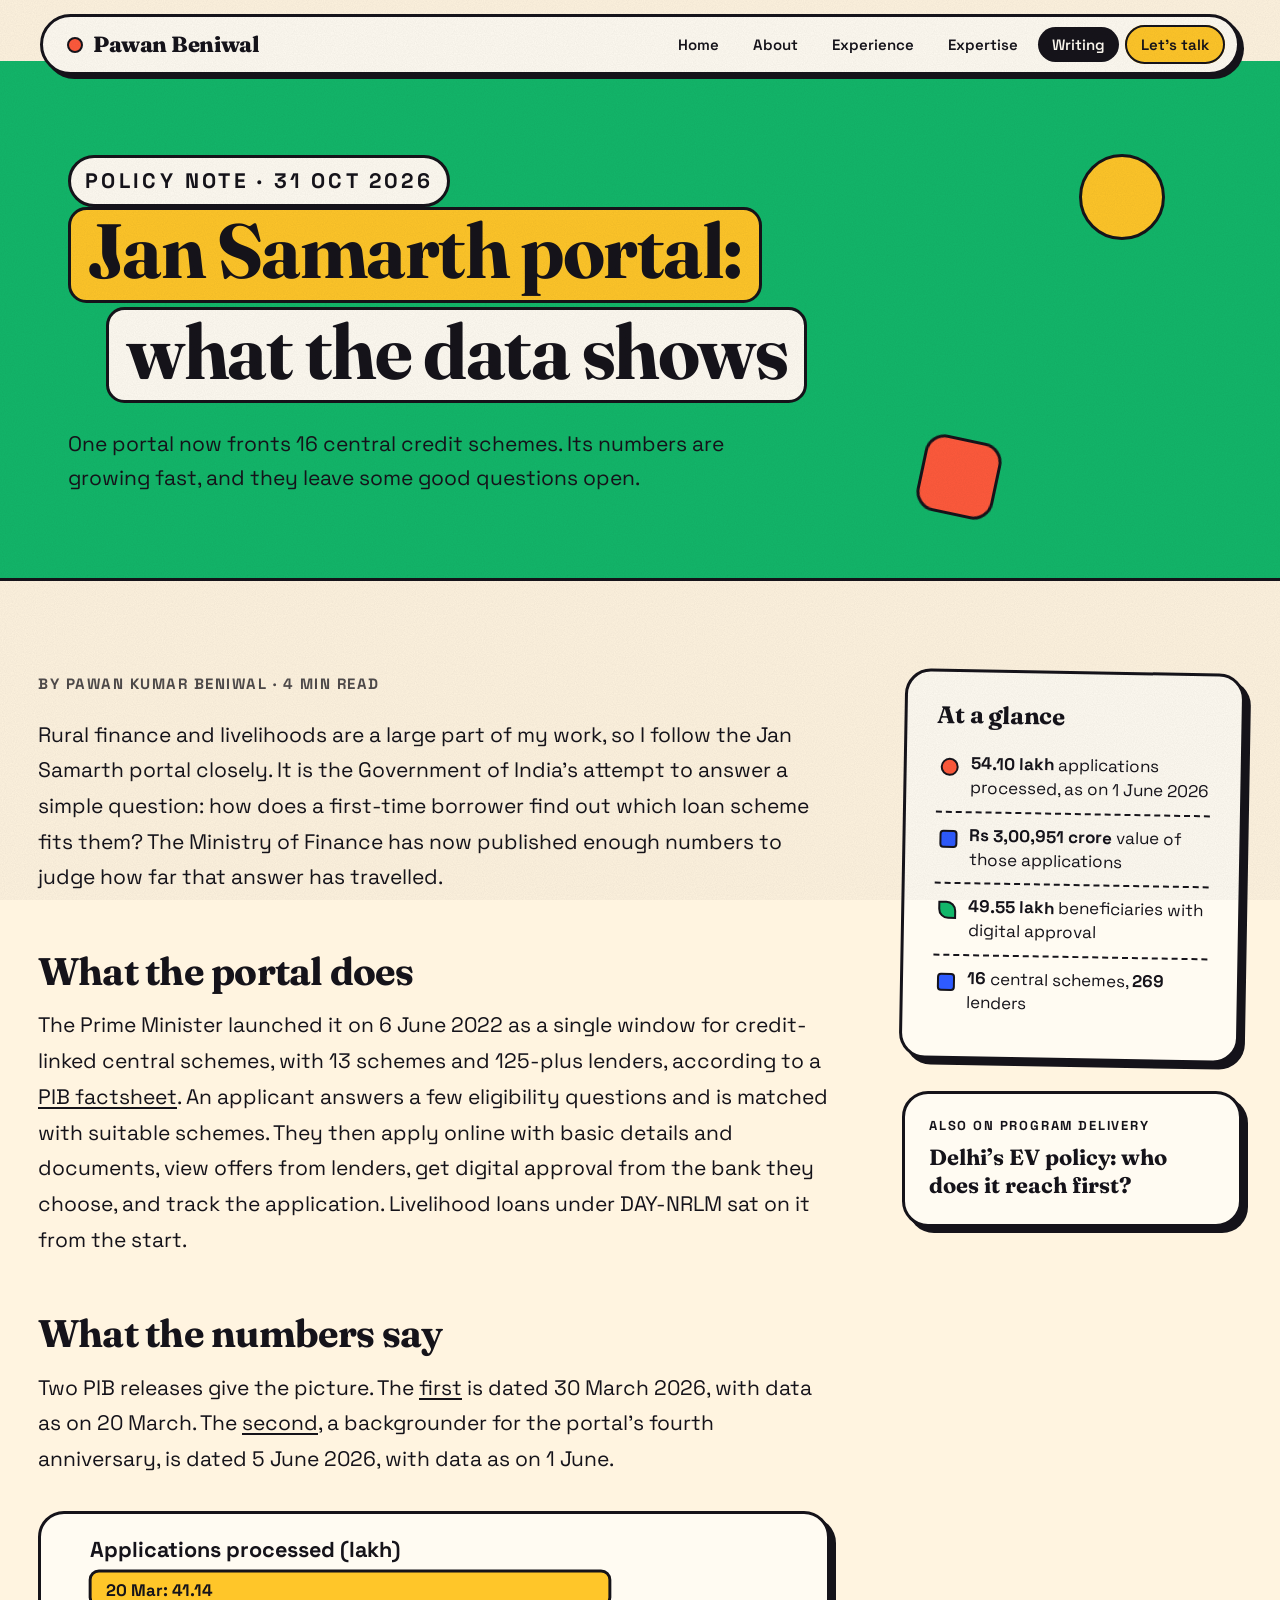
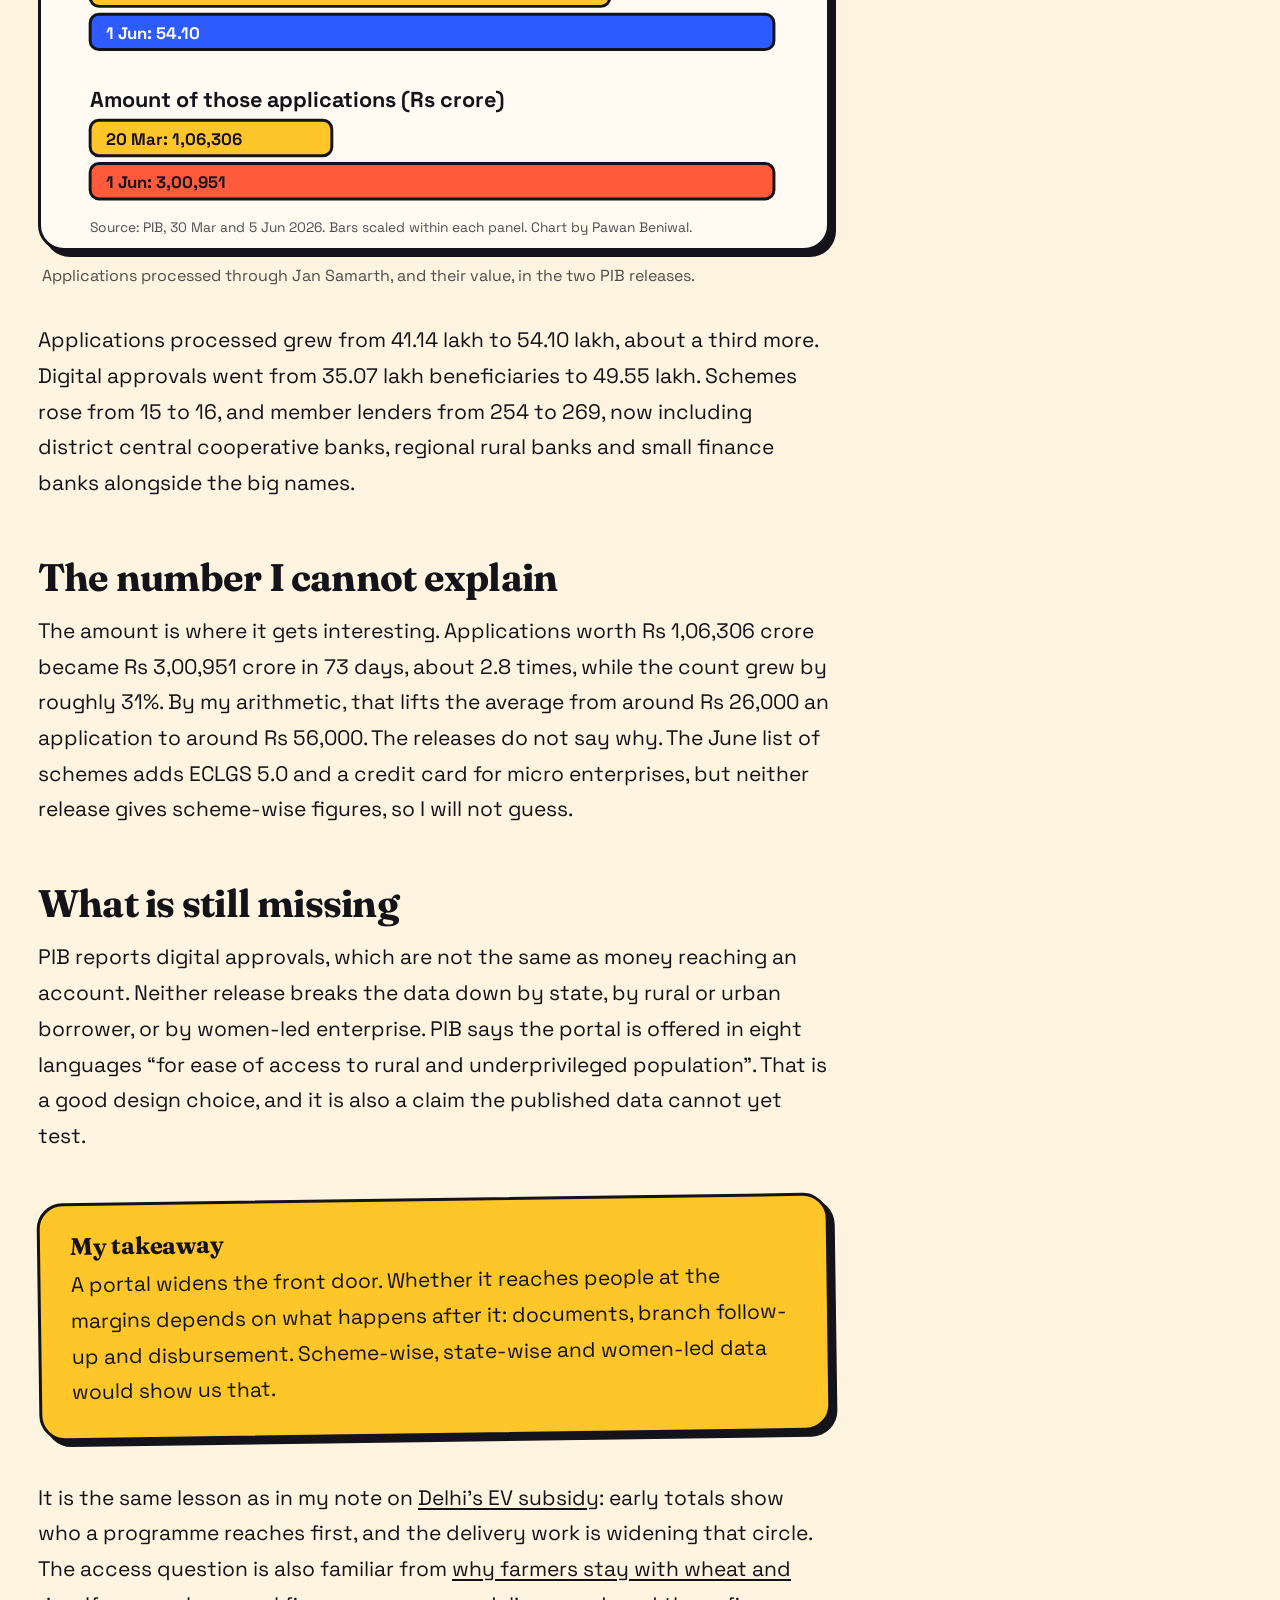
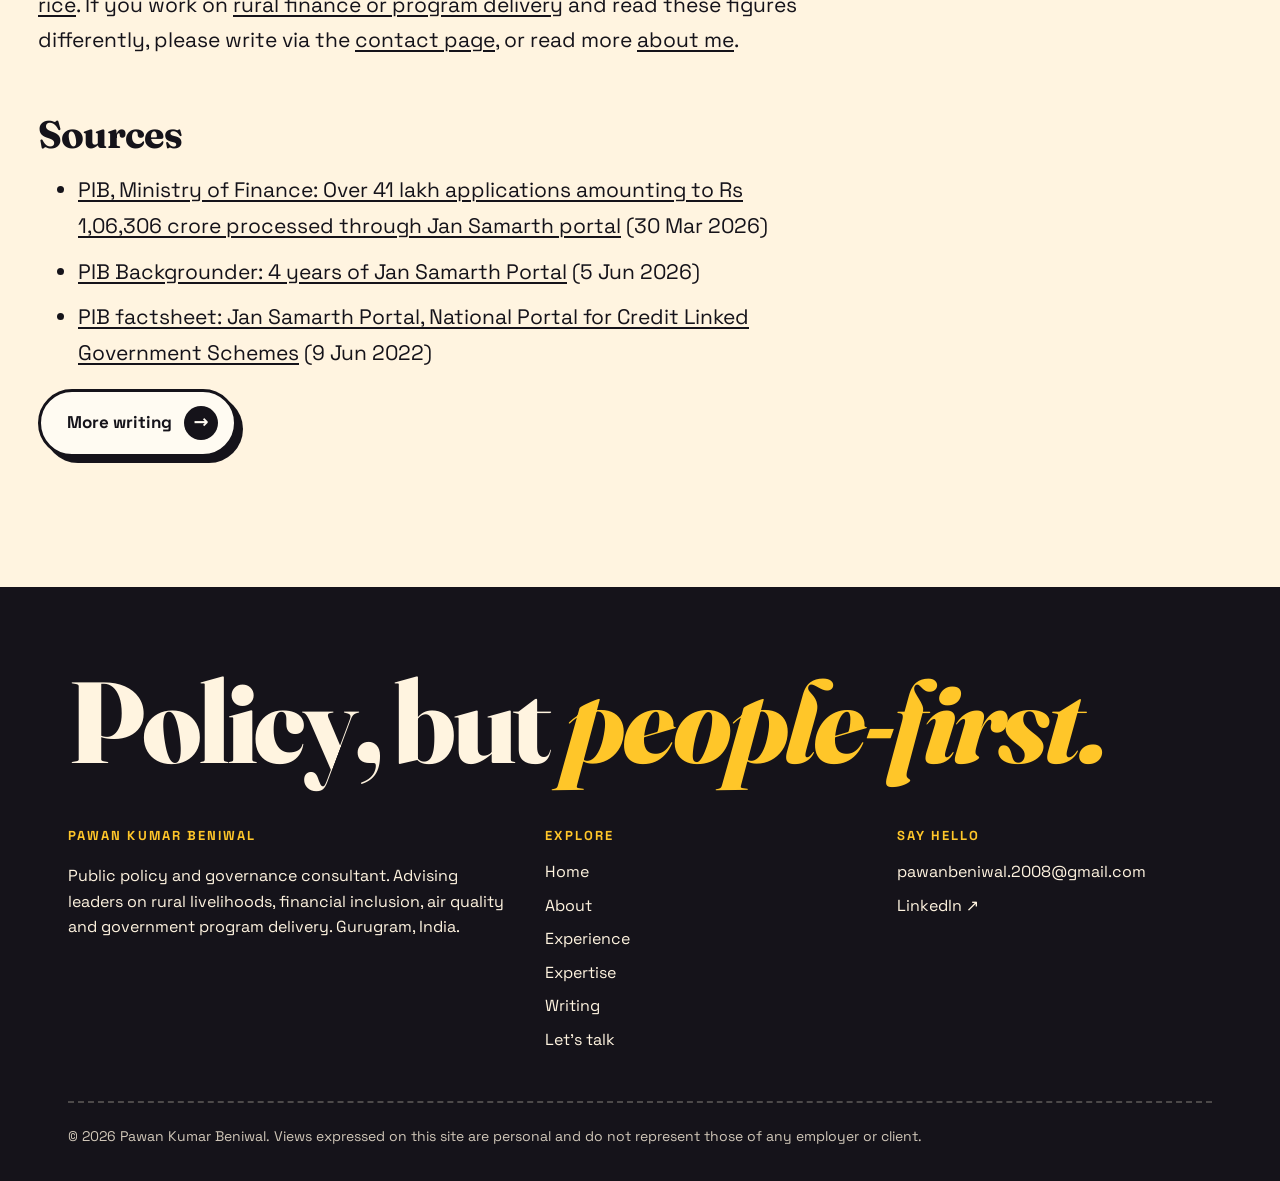
<file: writing/jan-samarth-portal-credit-linked-schemes-2026-data.html>
<!doctype html>
<html lang="en">
<head>
<meta charset="utf-8">
<meta name="viewport" content="width=device-width,initial-scale=1">
<title>Jan Samarth Portal: How It Works, 2026 Data | Pawan Beniwal</title>
<meta name="description" content="What the Jan Samarth portal does, and what its 2026 numbers show: 54.10 lakh applications, 16 schemes, 269 lenders, and the gaps worth asking about.">
<link rel="canonical" href="https://pawanbeniwal.com/writing/jan-samarth-portal-credit-linked-schemes-2026-data.html">
<meta property="og:type" content="article"><meta property="og:title" content="Jan Samarth Portal: How It Works, 2026 Data | Pawan Beniwal">
<meta property="og:description" content="What the Jan Samarth portal does, and what its 2026 numbers show: 54.10 lakh applications, 16 schemes, 269 lenders, and the gaps worth asking about."><meta property="og:url" content="https://pawanbeniwal.com/writing/jan-samarth-portal-credit-linked-schemes-2026-data.html">
<meta property="og:site_name" content="Pawan Kumar Beniwal"><meta property="og:image" content="https://pawanbeniwal.com/images/og-jan-samarth-portal-credit-schemes-2026-data.jpg">
<meta name="twitter:title" content="Jan Samarth Portal: How It Works, 2026 Data | Pawan Beniwal"><meta name="twitter:description" content="What the Jan Samarth portal does, and what its 2026 numbers show: 54.10 lakh applications, 16 schemes, 269 lenders, and the gaps worth asking about."><meta name="twitter:card" content="summary_large_image"><meta name="twitter:image" content="https://pawanbeniwal.com/images/og-jan-samarth-portal-credit-schemes-2026-data.jpg">
<meta property="article:published_time" content="2026-10-31"><meta property="article:author" content="https://pawanbeniwal.com/about.html"><meta name="theme-color" content="#FFC629">
<link rel="icon" href="/favicon.svg" type="image/svg+xml">
<link rel="preload" href="/fonts/fraunces.woff2" as="font" type="font/woff2" crossorigin>
<link rel="preload" href="/fonts/space-grotesk.woff2" as="font" type="font/woff2" crossorigin>
<link rel="stylesheet" href="/styles.css">

<script async src="https://www.googletagmanager.com/gtag/js?id=G-NLKWWR2XJQ"></script>
<script>window.dataLayer=window.dataLayer||[];function gtag(){dataLayer.push(arguments)}gtag("js",new Date());gtag("config","G-NLKWWR2XJQ");</script>
<script type="application/ld+json">{"@context": "https://schema.org", "@type": "Article", "headline": "Jan Samarth portal: how it works and what the 2026 data shows", "description": "What the Jan Samarth portal does, and what its 2026 numbers show: 54.10 lakh applications, 16 schemes, 269 lenders, and the gaps worth asking about.", "image": ["https://pawanbeniwal.com/images/og-jan-samarth-portal-credit-schemes-2026-data.jpg"], "datePublished": "2026-10-31", "dateModified": "2026-10-31", "mainEntityOfPage": {"@type": "WebPage", "@id": "https://pawanbeniwal.com/writing/jan-samarth-portal-credit-linked-schemes-2026-data.html"}, "author": {"@type": "Person", "name": "Pawan Kumar Beniwal", "url": "https://pawanbeniwal.com/about.html"}, "publisher": {"@type": "Person", "name": "Pawan Kumar Beniwal", "url": "https://pawanbeniwal.com"}, "keywords": "Jan Samarth portal, credit linked government schemes, financial inclusion India, Kisan Credit Card, PM Mudra Yojana, DAY-NRLM, 2026"}</script>
<script type="application/ld+json">{"@context": "https://schema.org", "@type": "BreadcrumbList", "itemListElement": [{"@type": "ListItem", "position": 1, "name": "Home", "item": "https://pawanbeniwal.com/"}, {"@type": "ListItem", "position": 2, "name": "Writing", "item": "https://pawanbeniwal.com/writing.html"}, {"@type": "ListItem", "position": 3, "name": "Jan Samarth portal: how it works and what the 2026 data shows", "item": "https://pawanbeniwal.com/writing/jan-samarth-portal-credit-linked-schemes-2026-data.html"}]}</script>
</head>
<body>
<a class="skip" href="#main">Skip to content</a>
<header class="site"><div class="bar">
<a class="brand" href="/"><i></i>Pawan Beniwal</a>
<button class="menu-btn" aria-expanded="false" aria-controls="menu" onclick="var m=document.getElementById('menu');var o=m.classList.toggle('open');this.setAttribute('aria-expanded',o)">Menu</button>
<nav aria-label="Primary"><ul id="menu"><li><a href="/">Home</a></li><li><a href="/about.html">About</a></li><li><a href="/experience.html">Experience</a></li><li><a href="/expertise.html">Expertise</a></li><li><a href="/writing.html" aria-current="page">Writing</a></li><li><a href="/contact.html" class="cta">Let&rsquo;s talk</a></li></ul></nav>
</div></header>
<main id="main">

<div class="pagehead g"><span class="shape dot float" style="right:9%;top:18%;background:var(--yellow)" aria-hidden="true"></span><span class="shape sq float" style="right:22%;bottom:12%;background:var(--coral);transform:rotate(12deg)" aria-hidden="true"></span>
<div class="wrap"><p class="eyebrow">Policy note &middot; <time datetime="2026-10-31">31 Oct 2026</time></p>
<h1 class="post-h1"><span class="hl y">Jan Samarth portal:</span><span class="hl p s1">what the data shows</span></h1>
<p>One portal now fronts 16 central credit schemes. Its numbers are growing fast, and they leave some good questions open.</p></div></div>
<section class="post"><div class="wrap narrow post-grid">
<article class="prose">
<p class="byline">By Pawan Kumar Beniwal &middot; 4 min read</p>
<p>Rural finance and livelihoods are a large part of my work, so I follow the Jan Samarth portal closely. It is the Government of India&rsquo;s attempt to answer a simple question: how does a first-time borrower find out which loan scheme fits them? The Ministry of Finance has now published enough numbers to judge how far that answer has travelled.</p>

<h2>What the portal does</h2>
<p>The Prime Minister launched it on 6 June 2022 as a single window for credit-linked central schemes, with 13 schemes and 125-plus lenders, according to a <a href="https://static.pib.gov.in/WriteReadData/specificdocs/documents/2022/jun/doc20226963001.pdf" target="_blank" rel="noopener">PIB factsheet</a>. An applicant answers a few eligibility questions and is matched with suitable schemes. They then apply online with basic details and documents, view offers from lenders, get digital approval from the bank they choose, and track the application. Livelihood loans under DAY-NRLM sat on it from the start.</p>

<h2>What the numbers say</h2>
<p>Two PIB releases give the picture. The <a href="https://www.pib.gov.in/PressReleasePage.aspx?PRID=2247026&amp;reg=3&amp;lang=2" target="_blank" rel="noopener">first</a> is dated 30 March 2026, with data as on 20 March. The <a href="https://www.pib.gov.in/PressReleasePage.aspx?PRID=2269253&amp;reg=3&amp;lang=1" target="_blank" rel="noopener">second</a>, a backgrounder for the portal&rsquo;s fourth anniversary, is dated 5 June 2026, with data as on 1 June.</p>

<figure>
<svg viewBox="0 0 800 340" role="img" aria-labelledby="c-t c-d" style="width:100%;height:auto;display:block;background:var(--paper);border:var(--bw) solid var(--ink);border-radius:var(--r);box-shadow:var(--shadow)" font-family="Space Grotesk, system-ui, sans-serif">
<title id="c-t">Jan Samarth portal: applications processed, 20 March and 1 June 2026</title>
<desc id="c-d">Applications processed rose from 41.14 lakh to 54.10 lakh. The amount of those applications rose from Rs 1,06,306 crore to Rs 3,00,951 crore.</desc>
<text x="50" y="44" font-size="22" font-weight="700" style="fill:var(--ink)">Applications processed (lakh)</text>
<rect x="50" y="58" width="529" height="36" rx="9" style="fill:var(--yellow);stroke:var(--ink)" stroke-width="3"/>
<text x="66" y="83" font-size="17" font-weight="700" style="fill:var(--ink)">20 Mar: 41.14</text>
<rect x="50" y="102" width="696" height="36" rx="9" style="fill:var(--blue);stroke:var(--ink)" stroke-width="3"/>
<text x="66" y="127" font-size="17" font-weight="700" style="fill:#fff">1 Jun: 54.10</text>
<text x="50" y="196" font-size="22" font-weight="700" style="fill:var(--ink)">Amount of those applications (Rs crore)</text>
<rect x="50" y="210" width="246" height="36" rx="9" style="fill:var(--yellow);stroke:var(--ink)" stroke-width="3"/>
<text x="66" y="235" font-size="17" font-weight="700" style="fill:var(--ink)">20 Mar: 1,06,306</text>
<rect x="50" y="254" width="696" height="36" rx="9" style="fill:var(--coral);stroke:var(--ink)" stroke-width="3"/>
<text x="66" y="279" font-size="17" font-weight="700" style="fill:var(--ink)">1 Jun: 3,00,951</text>
<text x="50" y="324" font-size="14" style="fill:var(--ink)" opacity=".75">Source: PIB, 30 Mar and 5 Jun 2026. Bars scaled within each panel. Chart by Pawan Beniwal.</text>
</svg>
<figcaption>Applications processed through Jan Samarth, and their value, in the two PIB releases.</figcaption>
</figure>

<p>Applications processed grew from 41.14 lakh to 54.10 lakh, about a third more. Digital approvals went from 35.07 lakh beneficiaries to 49.55 lakh. Schemes rose from 15 to 16, and member lenders from 254 to 269, now including district central cooperative banks, regional rural banks and small finance banks alongside the big names.</p>

<h2>The number I cannot explain</h2>
<p>The amount is where it gets interesting. Applications worth Rs 1,06,306 crore became Rs 3,00,951 crore in 73 days, about 2.8 times, while the count grew by roughly 31%. By my arithmetic, that lifts the average from around Rs 26,000 an application to around Rs 56,000. The releases do not say why. The June list of schemes adds ECLGS 5.0 and a credit card for micro enterprises, but neither release gives scheme-wise figures, so I will not guess.</p>

<h2>What is still missing</h2>
<p>PIB reports digital approvals, which are not the same as money reaching an account. Neither release breaks the data down by state, by rural or urban borrower, or by women-led enterprise. PIB says the portal is offered in eight languages &ldquo;for ease of access to rural and underprivileged population&rdquo;. That is a good design choice, and it is also a claim the published data cannot yet test.</p>

<div class="takeaway"><h3>My takeaway</h3><p>A portal widens the front door. Whether it reaches people at the margins depends on what happens after it: documents, branch follow-up and disbursement. Scheme-wise, state-wise and women-led data would show us that.</p></div>

<p>It is the same lesson as in my note on <a href="/writing/delhi-ev-policy-first-83-days-subsidy-claims.html">Delhi&rsquo;s EV subsidy</a>: early totals show who a programme reaches first, and the delivery work is widening that circle. The access question is also familiar from <a href="/writing/wheat-rice-air-quality-farmer-alternatives.html">why farmers stay with wheat and rice</a>. If you work on <a href="/expertise.html">rural finance or program delivery</a> and read these figures differently, please write via the <a href="/contact.html">contact page</a>, or read more <a href="/about.html">about me</a>.</p>

<h2>Sources</h2>
<ul>
<li><a href="https://www.pib.gov.in/PressReleasePage.aspx?PRID=2247026&amp;reg=3&amp;lang=2" target="_blank" rel="noopener">PIB, Ministry of Finance: Over 41 lakh applications amounting to Rs 1,06,306 crore processed through Jan Samarth portal</a> (30 Mar 2026)</li>
<li><a href="https://www.pib.gov.in/PressReleasePage.aspx?PRID=2269253&amp;reg=3&amp;lang=1" target="_blank" rel="noopener">PIB Backgrounder: 4 years of Jan Samarth Portal</a> (5 Jun 2026)</li>
<li><a href="https://static.pib.gov.in/WriteReadData/specificdocs/documents/2022/jun/doc20226963001.pdf" target="_blank" rel="noopener">PIB factsheet: Jan Samarth Portal, National Portal for Credit Linked Government Schemes</a> (9 Jun 2022)</li>
</ul>
<p><a class="btn paper" href="/writing.html">More writing</a></p>
</article>
<aside class="post-aside" aria-label="Key figures and related reading">
<div class="glance"><h3>At a glance</h3><ul>
<li><b>54.10 lakh</b> applications processed, as on 1 June 2026</li>
<li><b>Rs 3,00,951 crore</b> value of those applications</li>
<li><b>49.55 lakh</b> beneficiaries with digital approval</li>
<li><b>16</b> central schemes, <b>269</b> lenders</li></ul></div>
<a class="related" href="/writing/delhi-ev-policy-first-83-days-subsidy-claims.html"><span>Also on program delivery</span><b>Delhi&rsquo;s EV policy: who does it reach first?</b></a>
</aside>
</div></section>

</main>
<footer><div class="wrap">
<p class="big">Policy, but <em>people-first.</em></p>
<div class="fgrid">
<div><h4>Pawan Kumar Beniwal</h4><p>Public policy and governance consultant. Advising leaders on rural livelihoods, financial inclusion, air quality and government program delivery. Gurugram, India.</p></div>
<div><h4>Explore</h4><ul><li><a href="/">Home</a></li><li><a href="/about.html">About</a></li><li><a href="/experience.html">Experience</a></li><li><a href="/expertise.html">Expertise</a></li><li><a href="/writing.html">Writing</a></li><li><a href="/contact.html">Let&rsquo;s talk</a></li></ul></div>
<div><h4>Say hello</h4><ul><li><a href="mailto:pawanbeniwal.2008@gmail.com">pawanbeniwal.2008@gmail.com</a></li><li><a href="https://www.linkedin.com/in/pawan-beniwal-686046a9/" rel="me noopener" target="_blank">LinkedIn &nearr;</a></li></ul></div>
</div>
<div class="legal">&copy; 2026 Pawan Kumar Beniwal. Views expressed on this site are personal and do not represent those of any employer or client.</div>
</div></footer>
<script>
document.documentElement.classList.add('js');
(function(){
var io=new IntersectionObserver(function(es){es.forEach(function(e){if(e.isIntersecting){e.target.classList.add('in');io.unobserve(e.target)}})},{threshold:.12});
document.querySelectorAll('.rv').forEach(function(el){io.observe(el)});
var sh=document.querySelectorAll('.shape[data-d]');
if(sh.length&&!matchMedia('(prefers-reduced-motion:reduce)').matches){
addEventListener('mousemove',function(e){var x=(e.clientX/innerWidth-.5),y=(e.clientY/innerHeight-.5);
sh.forEach(function(s){var d=parseFloat(s.dataset.d);s.style.transform='translate('+(x*d)+'px,'+(y*d)+'px) rotate('+(s.dataset.r||0)+'deg)'})})}
})();
</script>
</body></html>
</file>
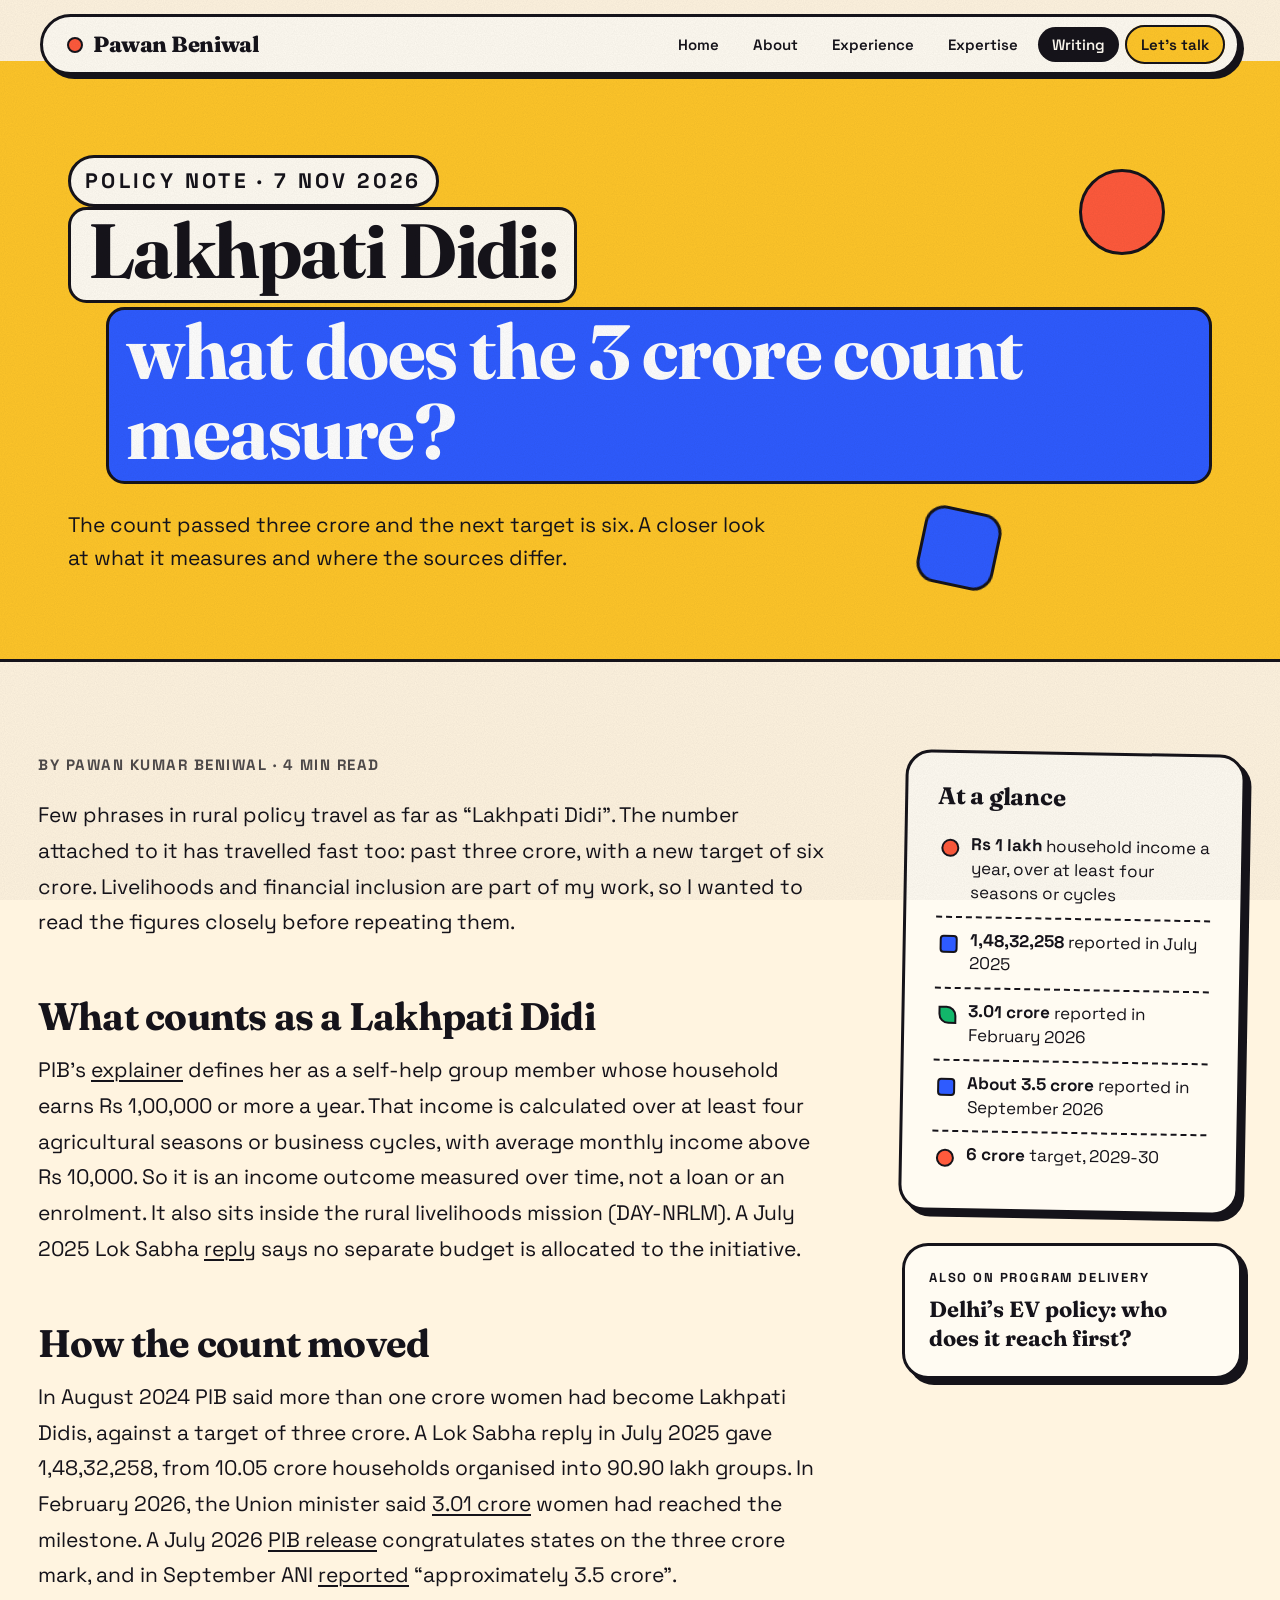
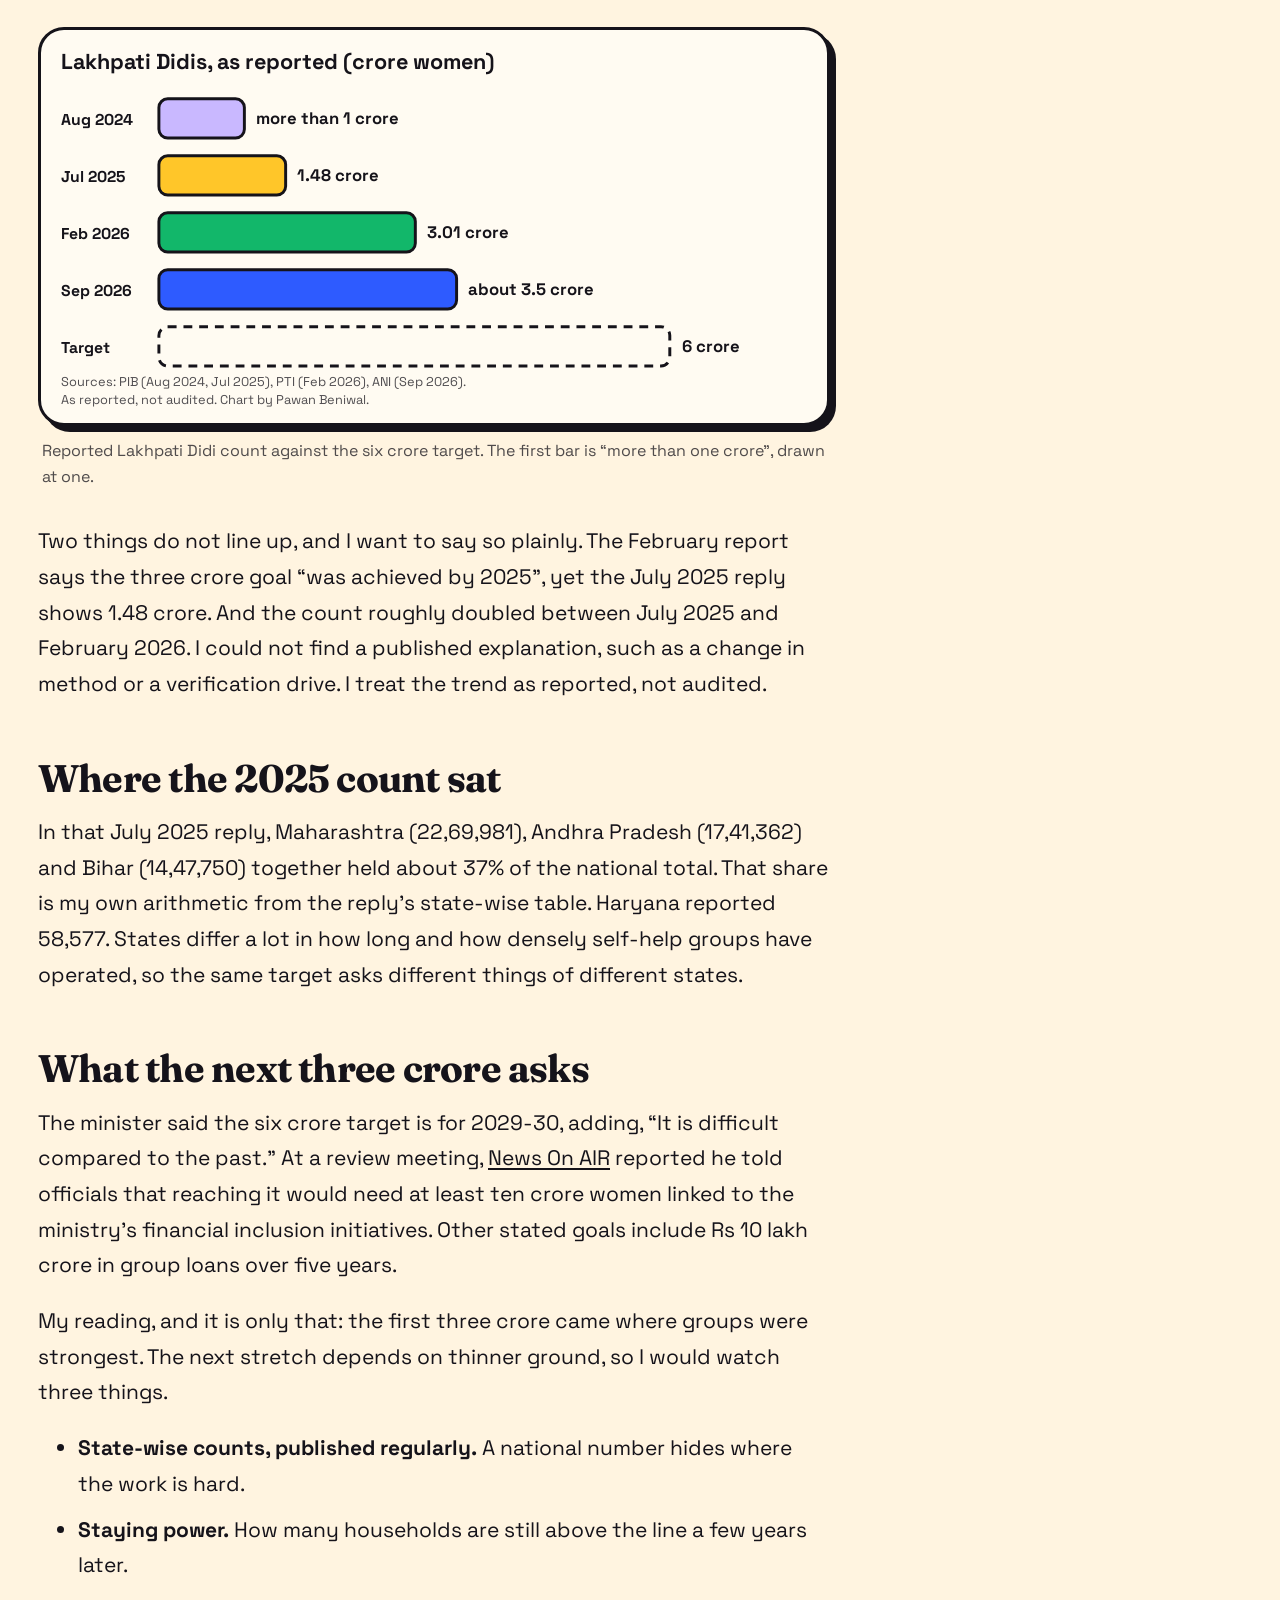
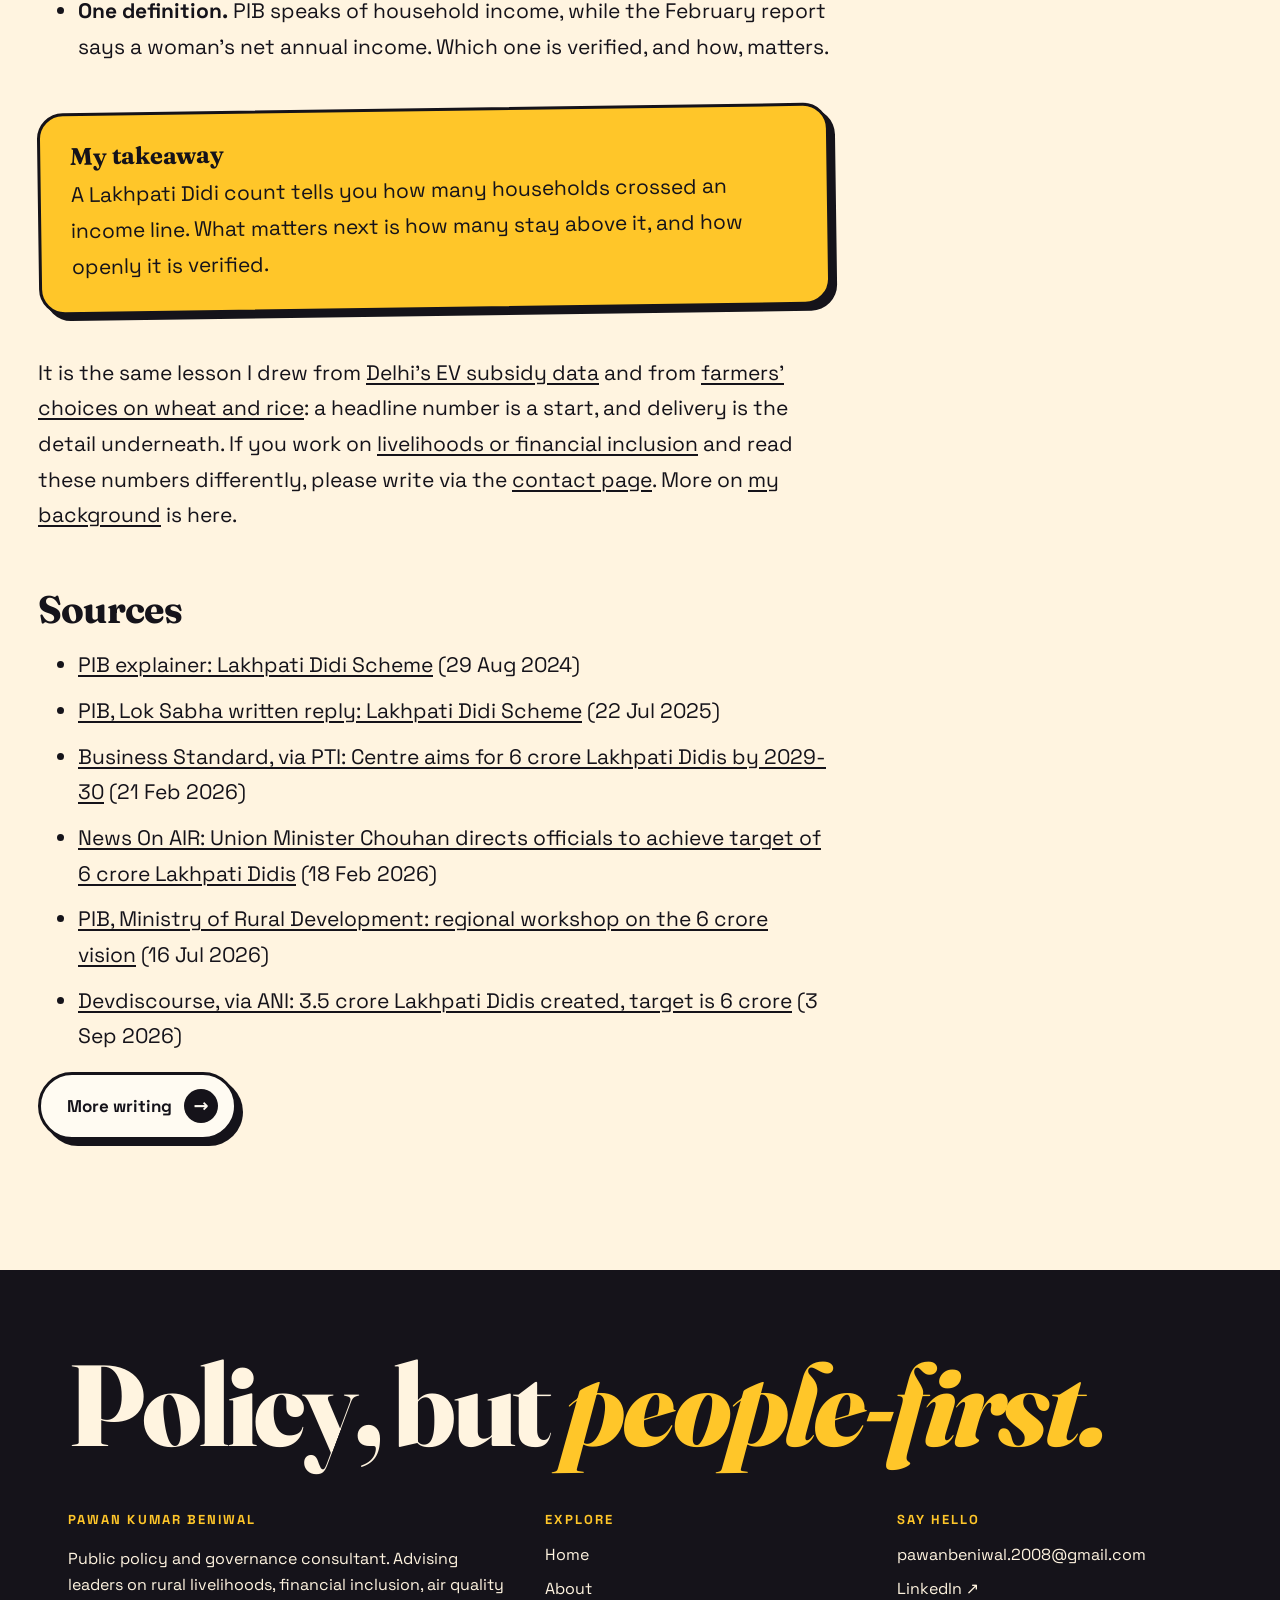
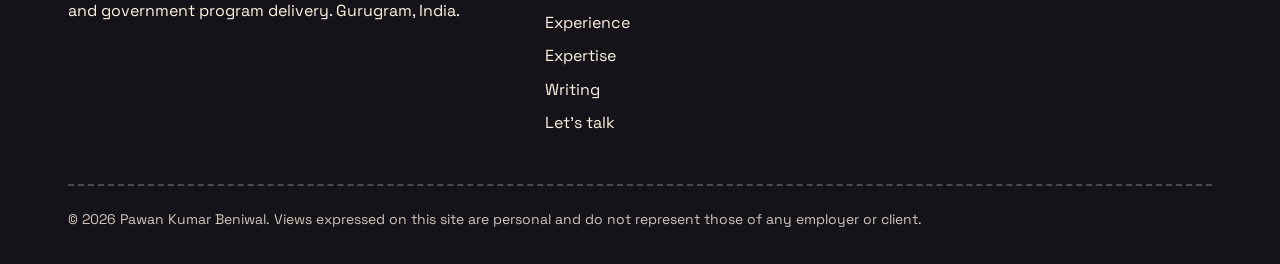
<file: writing/lakhpati-didi-3-crore-milestone-what-it-counts.html>
<!doctype html>
<html lang="en">
<head>
<meta charset="utf-8">
<meta name="viewport" content="width=device-width,initial-scale=1">
<title>Lakhpati Didi: What the 3 Crore Count Means | Pawan Beniwal</title>
<meta name="description" content="Lakhpati Didis crossed 3 crore in 2026, with a 6 crore target. What the count measures, how it moved, where sources differ, and what to watch.">
<link rel="canonical" href="https://pawanbeniwal.com/writing/lakhpati-didi-3-crore-milestone-what-it-counts.html">
<meta property="og:type" content="article"><meta property="og:title" content="Lakhpati Didi: What the 3 Crore Count Means | Pawan Beniwal">
<meta property="og:description" content="Lakhpati Didis crossed 3 crore in 2026, with a 6 crore target. What the count measures, how it moved, where sources differ, and what to watch."><meta property="og:url" content="https://pawanbeniwal.com/writing/lakhpati-didi-3-crore-milestone-what-it-counts.html">
<meta property="og:site_name" content="Pawan Kumar Beniwal"><meta property="og:image" content="https://pawanbeniwal.com/images/og-lakhpati-didi-3-crore-milestone.jpg">
<meta name="twitter:title" content="Lakhpati Didi: What the 3 Crore Count Means | Pawan Beniwal"><meta name="twitter:description" content="Lakhpati Didis crossed 3 crore in 2026, with a 6 crore target. What the count measures, how it moved, where sources differ, and what to watch."><meta name="twitter:card" content="summary_large_image"><meta name="twitter:image" content="https://pawanbeniwal.com/images/og-lakhpati-didi-3-crore-milestone.jpg">
<meta property="article:published_time" content="2026-11-07"><meta property="article:author" content="https://pawanbeniwal.com/about.html"><meta name="theme-color" content="#FFC629">
<link rel="icon" href="/favicon.svg" type="image/svg+xml">
<link rel="preload" href="/fonts/fraunces.woff2" as="font" type="font/woff2" crossorigin>
<link rel="preload" href="/fonts/space-grotesk.woff2" as="font" type="font/woff2" crossorigin>
<link rel="stylesheet" href="/styles.css">

<script async src="https://www.googletagmanager.com/gtag/js?id=G-NLKWWR2XJQ"></script>
<script>window.dataLayer=window.dataLayer||[];function gtag(){dataLayer.push(arguments)}gtag("js",new Date());gtag("config","G-NLKWWR2XJQ");</script>
<script type="application/ld+json">{"@context": "https://schema.org", "@type": "Article", "headline": "Lakhpati Didi: what the 3 crore count measures", "description": "Lakhpati Didis crossed 3 crore in 2026, with a 6 crore target. What the count measures, how it moved, where sources differ, and what to watch.", "image": ["https://pawanbeniwal.com/images/og-lakhpati-didi-3-crore-milestone.jpg"], "datePublished": "2026-11-07", "dateModified": "2026-11-07", "mainEntityOfPage": {"@type": "WebPage", "@id": "https://pawanbeniwal.com/writing/lakhpati-didi-3-crore-milestone-what-it-counts.html"}, "author": {"@type": "Person", "name": "Pawan Kumar Beniwal", "url": "https://pawanbeniwal.com/about.html"}, "publisher": {"@type": "Person", "name": "Pawan Kumar Beniwal", "url": "https://pawanbeniwal.com"}, "keywords": "Lakhpati Didi, Lakhpati Didi scheme, DAY-NRLM, self-help groups, rural livelihoods, financial inclusion, India"}</script>
<script type="application/ld+json">{"@context": "https://schema.org", "@type": "BreadcrumbList", "itemListElement": [{"@type": "ListItem", "position": 1, "name": "Home", "item": "https://pawanbeniwal.com/"}, {"@type": "ListItem", "position": 2, "name": "Writing", "item": "https://pawanbeniwal.com/writing.html"}, {"@type": "ListItem", "position": 3, "name": "Lakhpati Didi: what the 3 crore count measures", "item": "https://pawanbeniwal.com/writing/lakhpati-didi-3-crore-milestone-what-it-counts.html"}]}</script>
</head>
<body>
<a class="skip" href="#main">Skip to content</a>
<header class="site"><div class="bar">
<a class="brand" href="/"><i></i>Pawan Beniwal</a>
<button class="menu-btn" aria-expanded="false" aria-controls="menu" onclick="var m=document.getElementById('menu');var o=m.classList.toggle('open');this.setAttribute('aria-expanded',o)">Menu</button>
<nav aria-label="Primary"><ul id="menu"><li><a href="/">Home</a></li><li><a href="/about.html">About</a></li><li><a href="/experience.html">Experience</a></li><li><a href="/expertise.html">Expertise</a></li><li><a href="/writing.html" aria-current="page">Writing</a></li><li><a href="/contact.html" class="cta">Let&rsquo;s talk</a></li></ul></nav>
</div></header>
<main id="main">

<div class="pagehead y"><span class="shape dot float" style="right:9%;top:18%;background:var(--coral)" aria-hidden="true"></span><span class="shape sq float" style="right:22%;bottom:12%;background:var(--blue);transform:rotate(12deg)" aria-hidden="true"></span>
<div class="wrap"><p class="eyebrow">Policy note &middot; <time datetime="2026-11-07">7 Nov 2026</time></p>
<h1 class="post-h1"><span class="hl p">Lakhpati Didi:</span><span class="hl b s1">what does the 3 crore count measure?</span></h1>
<p>The count passed three crore and the next target is six. A closer look at what it measures and where the sources differ.</p></div></div>
<section class="post"><div class="wrap narrow post-grid">
<article class="prose">
<p class="byline">By Pawan Kumar Beniwal &middot; 4 min read</p>
<p>Few phrases in rural policy travel as far as &ldquo;Lakhpati Didi&rdquo;. The number attached to it has travelled fast too: past three crore, with a new target of six crore. Livelihoods and financial inclusion are part of my work, so I wanted to read the figures closely before repeating them.</p>

<h2>What counts as a Lakhpati Didi</h2>
<p>PIB&rsquo;s <a href="https://www.pib.gov.in/PressNoteDetails.aspx?NoteId=152064&amp;ModuleId=3&amp;reg=48&amp;lang=2" target="_blank" rel="noopener">explainer</a> defines her as a self-help group member whose household earns Rs 1,00,000 or more a year. That income is calculated over at least four agricultural seasons or business cycles, with average monthly income above Rs 10,000. So it is an income outcome measured over time, not a loan or an enrolment. It also sits inside the rural livelihoods mission (DAY-NRLM). A July 2025 Lok Sabha <a href="https://www.pib.gov.in/PressReleasePage.aspx?PRID=2146870&amp;reg=48&amp;lang=2" target="_blank" rel="noopener">reply</a> says no separate budget is allocated to the initiative.</p>

<h2>How the count moved</h2>
<p>In August 2024 PIB said more than one crore women had become Lakhpati Didis, against a target of three crore. A Lok Sabha reply in July 2025 gave 1,48,32,258, from 10.05 crore households organised into 90.90 lakh groups. In February 2026, the Union minister said <a href="https://www.business-standard.com/india-news/centre-aims-for-6-crore-lakhpati-didis-by-2029-30-shivraj-chouhan-126022100579_1.html" target="_blank" rel="noopener">3.01 crore</a> women had reached the milestone. A July 2026 <a href="https://www.pib.gov.in/PressReleasePage.aspx?PRID=2285436&amp;reg=1&amp;lang=1" target="_blank" rel="noopener">PIB release</a> congratulates states on the three crore mark, and in September ANI <a href="https://www.devdiscourse.com/article/headlines/3971903-35-crore-lakhpati-didis-created-target-is-6-crore-shivraj-chouhan-in-mumbai" target="_blank" rel="noopener">reported</a> &ldquo;approximately 3.5 crore&rdquo;.</p>

<figure>
<svg viewBox="0 0 800 400" role="img" aria-labelledby="c-t c-d" style="width:100%;height:auto;display:block;background:var(--paper);border:var(--bw) solid var(--ink);border-radius:var(--r);box-shadow:var(--shadow)" font-family="Space Grotesk, system-ui, sans-serif">
<title id="c-t">Reported count of Lakhpati Didis, August 2024 to September 2026, against the 6 crore target</title>
<desc id="c-d">Bars in crore women: more than 1 in August 2024; 1.48 in July 2025; 3.01 in February 2026; about 3.5 in September 2026; target of 6.</desc>
<text x="20" y="40" font-size="22" font-weight="700" style="fill:var(--ink)">Lakhpati Didis, as reported (crore women)</text>
<text x="20" y="97" font-size="16" font-weight="700" style="fill:var(--ink)">Aug 2024</text><rect x="120" y="70" width="87" height="40" rx="9" style="fill:var(--lilac);stroke:var(--ink)" stroke-width="3"/><text x="219" y="96" font-size="17" font-weight="700" style="fill:var(--ink)">more than 1 crore</text><text x="20" y="155" font-size="16" font-weight="700" style="fill:var(--ink)">Jul 2025</text><rect x="120" y="128" width="129" height="40" rx="9" style="fill:var(--yellow);stroke:var(--ink)" stroke-width="3"/><text x="261" y="154" font-size="17" font-weight="700" style="fill:var(--ink)">1.48 crore</text><text x="20" y="213" font-size="16" font-weight="700" style="fill:var(--ink)">Feb 2026</text><rect x="120" y="186" width="261" height="40" rx="9" style="fill:var(--green);stroke:var(--ink)" stroke-width="3"/><text x="393" y="212" font-size="17" font-weight="700" style="fill:var(--ink)">3.01 crore</text><text x="20" y="271" font-size="16" font-weight="700" style="fill:var(--ink)">Sep 2026</text><rect x="120" y="244" width="303" height="40" rx="9" style="fill:var(--blue);stroke:var(--ink)" stroke-width="3"/><text x="435" y="270" font-size="17" font-weight="700" style="fill:var(--ink)">about 3.5 crore</text><text x="20" y="329" font-size="16" font-weight="700" style="fill:var(--ink)">Target</text><rect x="120" y="302" width="520" height="40" rx="9" style="fill:var(--paper);stroke:var(--ink)" stroke-width="3" stroke-dasharray="9 7"/><text x="652" y="328" font-size="17" font-weight="700" style="fill:var(--ink)">6 crore</text>
<text x="20" y="362" font-size="13" style="fill:var(--ink)" opacity=".75">Sources: PIB (Aug 2024, Jul 2025), PTI (Feb 2026), ANI (Sep 2026).</text><text x="20" y="381" font-size="13" style="fill:var(--ink)" opacity=".75">As reported, not audited. Chart by Pawan Beniwal.</text>
</svg>
<figcaption>Reported Lakhpati Didi count against the six crore target. The first bar is &ldquo;more than one crore&rdquo;, drawn at one.</figcaption>
</figure>

<p>Two things do not line up, and I want to say so plainly. The February report says the three crore goal &ldquo;was achieved by 2025&rdquo;, yet the July 2025 reply shows 1.48 crore. And the count roughly doubled between July 2025 and February 2026. I could not find a published explanation, such as a change in method or a verification drive. I treat the trend as reported, not audited.</p>

<h2>Where the 2025 count sat</h2>
<p>In that July 2025 reply, Maharashtra (22,69,981), Andhra Pradesh (17,41,362) and Bihar (14,47,750) together held about 37% of the national total. That share is my own arithmetic from the reply&rsquo;s state-wise table. Haryana reported 58,577. States differ a lot in how long and how densely self-help groups have operated, so the same target asks different things of different states.</p>

<h2>What the next three crore asks</h2>
<p>The minister said the six crore target is for 2029-30, adding, &ldquo;It is difficult compared to the past.&rdquo; At a review meeting, <a href="https://www.newsonair.gov.in/union-minister-chouhan-directs-officials-to-achieve-target-of-6-crore-lakhpati-didis/" target="_blank" rel="noopener">News On AIR</a> reported he told officials that reaching it would need at least ten crore women linked to the ministry&rsquo;s financial inclusion initiatives. Other stated goals include Rs 10 lakh crore in group loans over five years.</p>
<p>My reading, and it is only that: the first three crore came where groups were strongest. The next stretch depends on thinner ground, so I would watch three things.</p>
<ul>
<li><b>State-wise counts, published regularly.</b> A national number hides where the work is hard.</li>
<li><b>Staying power.</b> How many households are still above the line a few years later.</li>
<li><b>One definition.</b> PIB speaks of household income, while the February report says a woman&rsquo;s net annual income. Which one is verified, and how, matters.</li>
</ul>

<div class="takeaway"><h3>My takeaway</h3><p>A Lakhpati Didi count tells you how many households crossed an income line. What matters next is how many stay above it, and how openly it is verified.</p></div>

<p>It is the same lesson I drew from <a href="/writing/delhi-ev-policy-first-83-days-subsidy-claims.html">Delhi&rsquo;s EV subsidy data</a> and from <a href="/writing/wheat-rice-air-quality-farmer-alternatives.html">farmers&rsquo; choices on wheat and rice</a>: a headline number is a start, and delivery is the detail underneath. If you work on <a href="/expertise.html">livelihoods or financial inclusion</a> and read these numbers differently, please write via the <a href="/contact.html">contact page</a>. More on <a href="/about.html">my background</a> is here.</p>

<h2>Sources</h2>
<ul>
<li><a href="https://www.pib.gov.in/PressNoteDetails.aspx?NoteId=152064&amp;ModuleId=3&amp;reg=48&amp;lang=2" target="_blank" rel="noopener">PIB explainer: Lakhpati Didi Scheme</a> (29 Aug 2024)</li>
<li><a href="https://www.pib.gov.in/PressReleasePage.aspx?PRID=2146870&amp;reg=48&amp;lang=2" target="_blank" rel="noopener">PIB, Lok Sabha written reply: Lakhpati Didi Scheme</a> (22 Jul 2025)</li>
<li><a href="https://www.business-standard.com/india-news/centre-aims-for-6-crore-lakhpati-didis-by-2029-30-shivraj-chouhan-126022100579_1.html" target="_blank" rel="noopener">Business Standard, via PTI: Centre aims for 6 crore Lakhpati Didis by 2029-30</a> (21 Feb 2026)</li>
<li><a href="https://www.newsonair.gov.in/union-minister-chouhan-directs-officials-to-achieve-target-of-6-crore-lakhpati-didis/" target="_blank" rel="noopener">News On AIR: Union Minister Chouhan directs officials to achieve target of 6 crore Lakhpati Didis</a> (18 Feb 2026)</li>
<li><a href="https://www.pib.gov.in/PressReleasePage.aspx?PRID=2285436&amp;reg=1&amp;lang=1" target="_blank" rel="noopener">PIB, Ministry of Rural Development: regional workshop on the 6 crore vision</a> (16 Jul 2026)</li>
<li><a href="https://www.devdiscourse.com/article/headlines/3971903-35-crore-lakhpati-didis-created-target-is-6-crore-shivraj-chouhan-in-mumbai" target="_blank" rel="noopener">Devdiscourse, via ANI: 3.5 crore Lakhpati Didis created, target is 6 crore</a> (3 Sep 2026)</li>
</ul>
<p><a class="btn paper" href="/writing.html">More writing</a></p>
</article>
<aside class="post-aside" aria-label="Key figures and related reading">
<div class="glance"><h3>At a glance</h3><ul>
<li><b>Rs 1 lakh</b> household income a year, over at least four seasons or cycles</li>
<li><b>1,48,32,258</b> reported in July 2025</li>
<li><b>3.01 crore</b> reported in February 2026</li>
<li><b>About 3.5 crore</b> reported in September 2026</li>
<li><b>6 crore</b> target, 2029-30</li></ul></div>
<a class="related" href="/writing/delhi-ev-policy-first-83-days-subsidy-claims.html"><span>Also on program delivery</span><b>Delhi&rsquo;s EV policy: who does it reach first?</b></a>
</aside>
</div></section>

</main>
<footer><div class="wrap">
<p class="big">Policy, but <em>people-first.</em></p>
<div class="fgrid">
<div><h4>Pawan Kumar Beniwal</h4><p>Public policy and governance consultant. Advising leaders on rural livelihoods, financial inclusion, air quality and government program delivery. Gurugram, India.</p></div>
<div><h4>Explore</h4><ul><li><a href="/">Home</a></li><li><a href="/about.html">About</a></li><li><a href="/experience.html">Experience</a></li><li><a href="/expertise.html">Expertise</a></li><li><a href="/writing.html">Writing</a></li><li><a href="/contact.html">Let&rsquo;s talk</a></li></ul></div>
<div><h4>Say hello</h4><ul><li><a href="mailto:pawanbeniwal.2008@gmail.com">pawanbeniwal.2008@gmail.com</a></li><li><a href="https://www.linkedin.com/in/pawan-beniwal-686046a9/" rel="me noopener" target="_blank">LinkedIn &nearr;</a></li></ul></div>
</div>
<div class="legal">&copy; 2026 Pawan Kumar Beniwal. Views expressed on this site are personal and do not represent those of any employer or client.</div>
</div></footer>
<script>
document.documentElement.classList.add('js');
(function(){
var io=new IntersectionObserver(function(es){es.forEach(function(e){if(e.isIntersecting){e.target.classList.add('in');io.unobserve(e.target)}})},{threshold:.12});
document.querySelectorAll('.rv').forEach(function(el){io.observe(el)});
var sh=document.querySelectorAll('.shape[data-d]');
if(sh.length&&!matchMedia('(prefers-reduced-motion:reduce)').matches){
addEventListener('mousemove',function(e){var x=(e.clientX/innerWidth-.5),y=(e.clientY/innerHeight-.5);
sh.forEach(function(s){var d=parseFloat(s.dataset.d);s.style.transform='translate('+(x*d)+'px,'+(y*d)+'px) rotate('+(s.dataset.r||0)+'deg)'})})}
})();
</script>
</body></html>
</file>
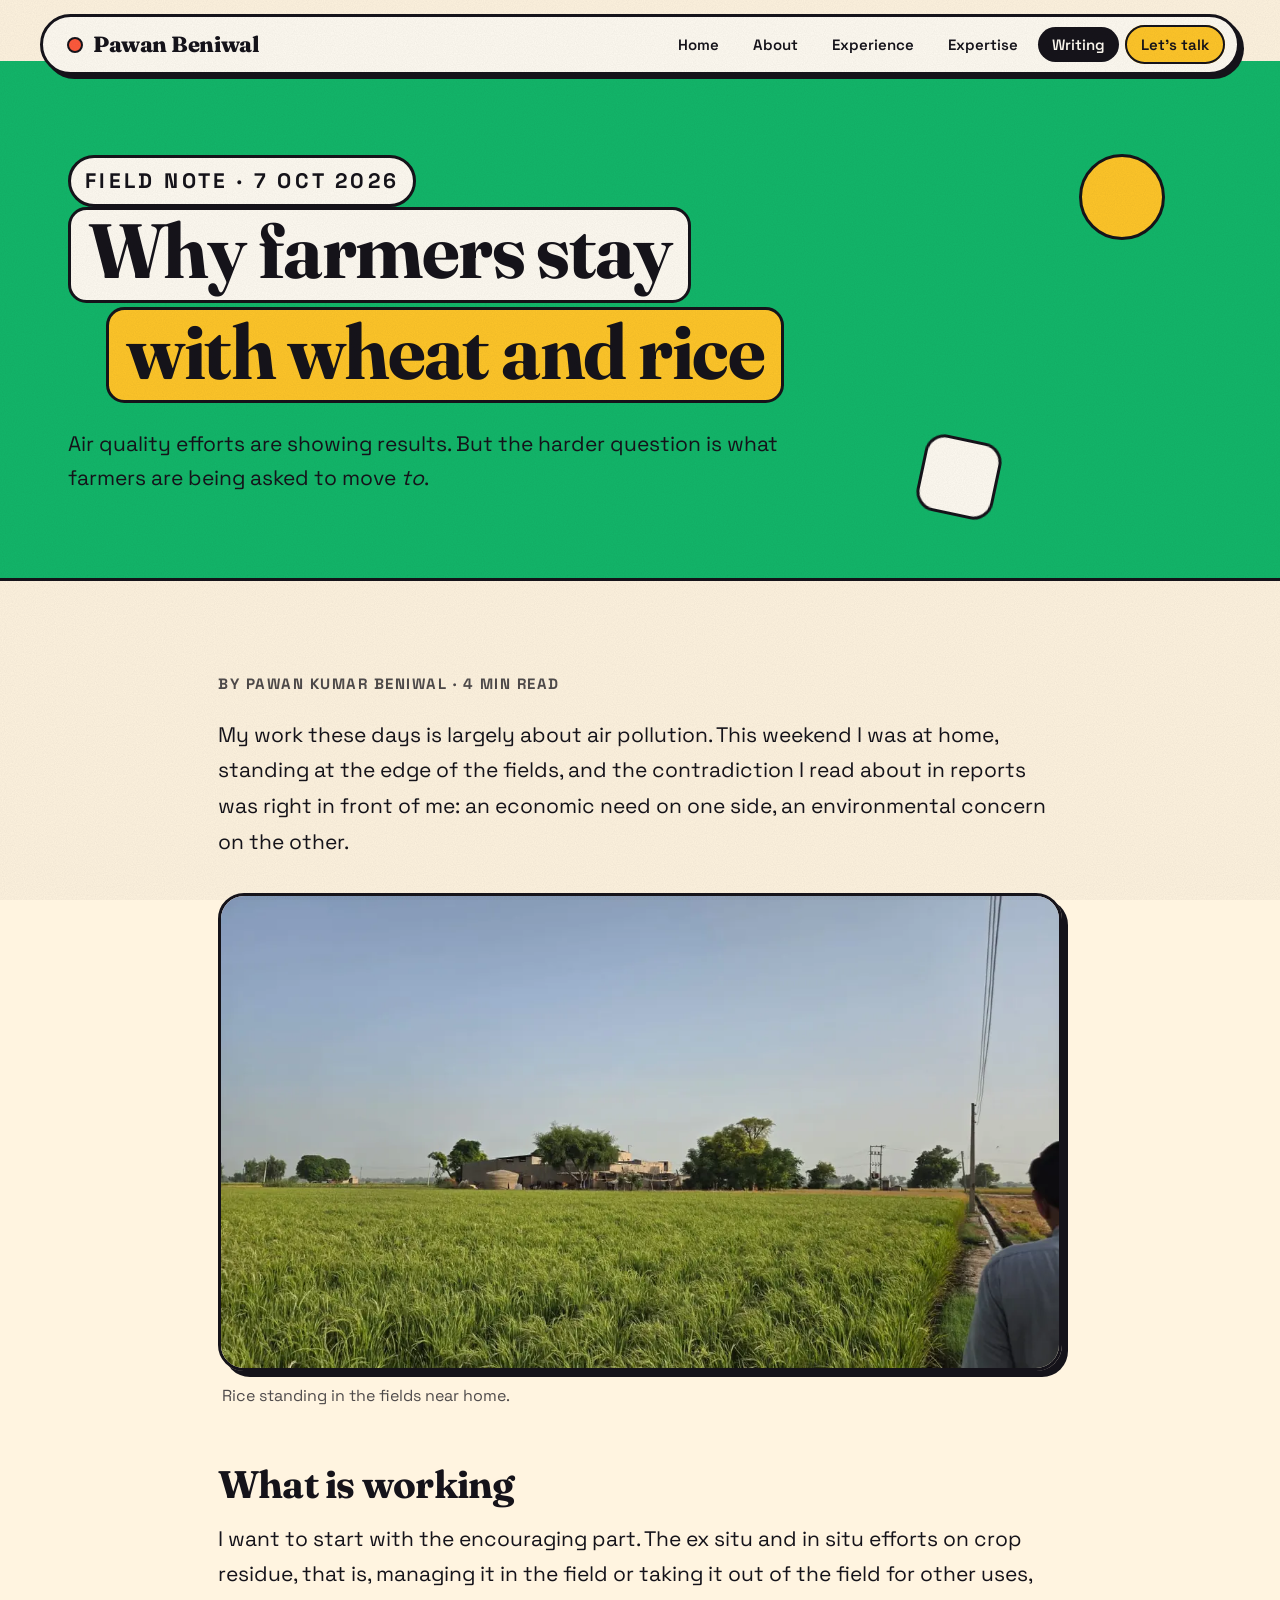
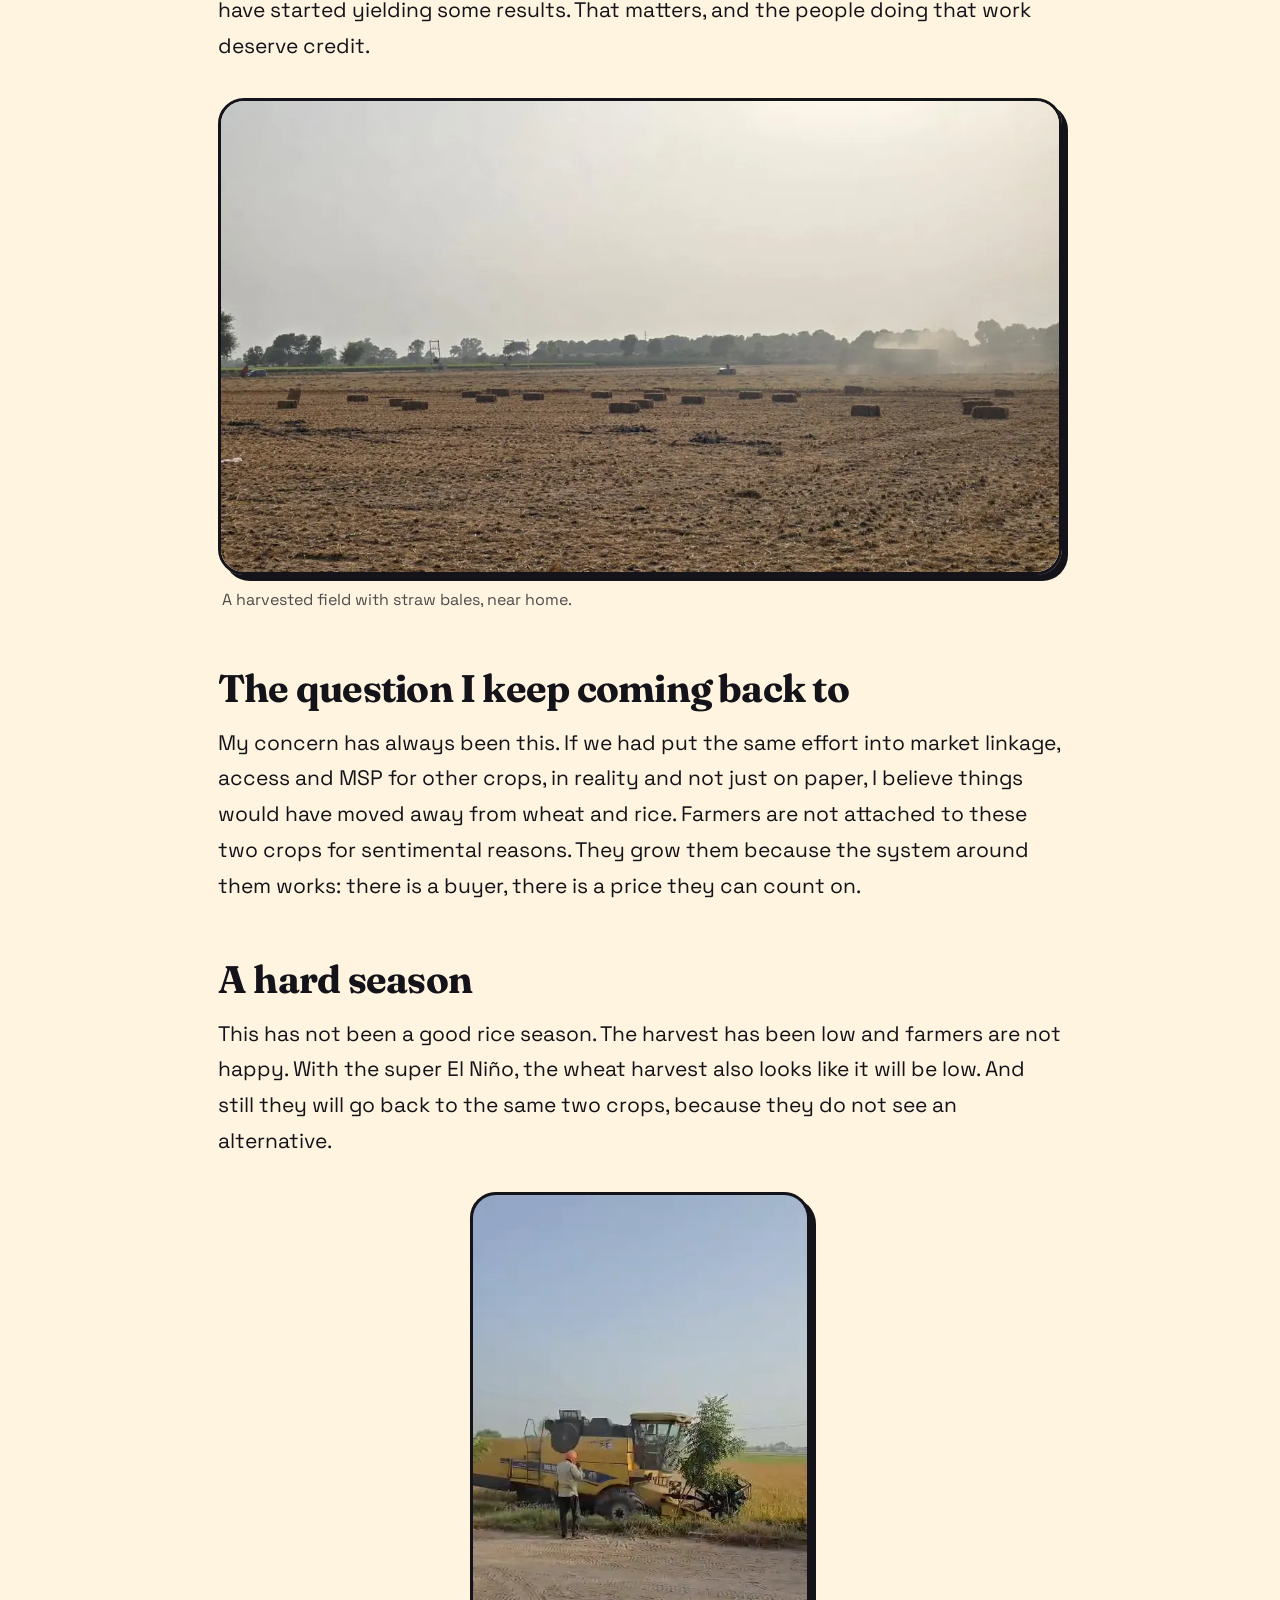
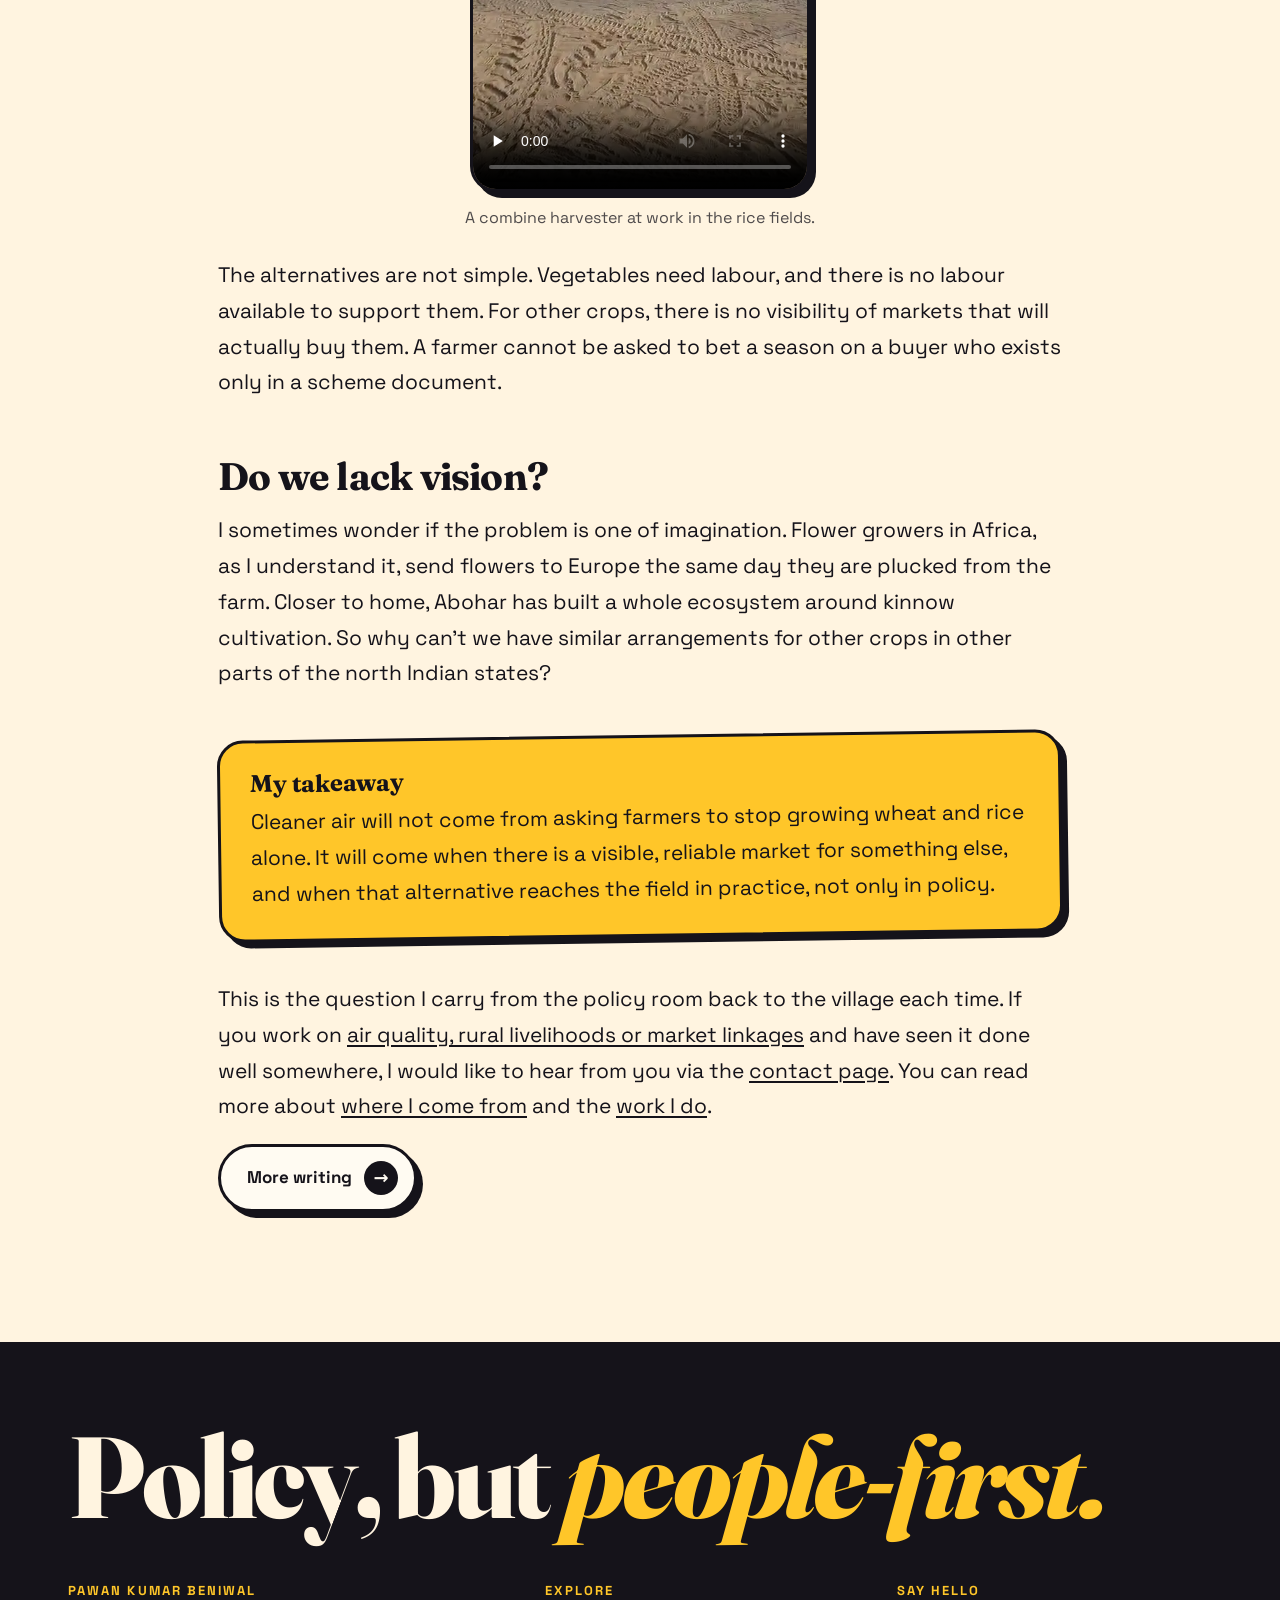
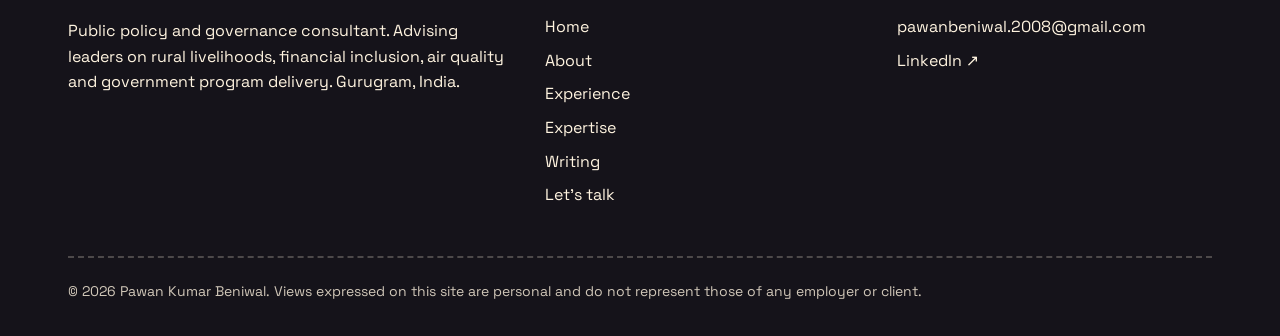
<file: writing/wheat-rice-air-quality-farmer-alternatives.html>
<!doctype html>
<html lang="en">
<head>
<meta charset="utf-8">
<meta name="viewport" content="width=device-width,initial-scale=1">
<title>Why Farmers Stay With Wheat and Rice | Pawan Beniwal</title>
<meta name="description" content="Air quality efforts are starting to work, but farmers won't leave wheat and rice without markets they can see. Field notes from home by Pawan Beniwal.">
<link rel="canonical" href="https://pawanbeniwal.com/writing/wheat-rice-air-quality-farmer-alternatives.html">
<meta property="og:type" content="article"><meta property="og:title" content="Why Farmers Stay With Wheat and Rice | Pawan Beniwal">
<meta property="og:description" content="Air quality efforts are starting to work, but farmers won't leave wheat and rice without markets they can see. Field notes from home by Pawan Beniwal."><meta property="og:url" content="https://pawanbeniwal.com/writing/wheat-rice-air-quality-farmer-alternatives.html">
<meta property="og:site_name" content="Pawan Kumar Beniwal"><meta property="og:image" content="https://pawanbeniwal.com/images/og-wheat-rice-field-note.jpg">
<meta name="twitter:title" content="Why Farmers Stay With Wheat and Rice | Pawan Beniwal"><meta name="twitter:description" content="Air quality efforts are starting to work, but farmers won't leave wheat and rice without markets they can see. Field notes from home by Pawan Beniwal."><meta name="twitter:card" content="summary_large_image"><meta name="twitter:image" content="https://pawanbeniwal.com/images/og-wheat-rice-field-note.jpg">
<meta property="article:published_time" content="2026-10-07"><meta property="article:author" content="https://pawanbeniwal.com/about.html"><meta name="theme-color" content="#FFC629">
<link rel="icon" href="/favicon.svg" type="image/svg+xml">
<link rel="preload" href="/fonts/fraunces.woff2" as="font" type="font/woff2" crossorigin>
<link rel="preload" href="/fonts/space-grotesk.woff2" as="font" type="font/woff2" crossorigin>
<link rel="stylesheet" href="/styles.css">

<script async src="https://www.googletagmanager.com/gtag/js?id=G-NLKWWR2XJQ"></script>
<script>window.dataLayer=window.dataLayer||[];function gtag(){dataLayer.push(arguments)}gtag("js",new Date());gtag("config","G-NLKWWR2XJQ");</script>
<script type="application/ld+json">{"@context": "https://schema.org", "@type": "Article", "headline": "Why farmers stay with wheat and rice", "description": "Air quality efforts are starting to work, but farmers won't leave wheat and rice without markets they can see. Field notes from home by Pawan Beniwal.", "image": ["https://pawanbeniwal.com/images/og-wheat-rice-field-note.jpg"], "datePublished": "2026-10-07", "dateModified": "2026-10-07", "mainEntityOfPage": {"@type": "WebPage", "@id": "https://pawanbeniwal.com/writing/wheat-rice-air-quality-farmer-alternatives.html"}, "author": {"@type": "Person", "name": "Pawan Kumar Beniwal", "url": "https://pawanbeniwal.com/about.html"}, "publisher": {"@type": "Person", "name": "Pawan Kumar Beniwal", "url": "https://pawanbeniwal.com"}, "keywords": "air quality, crop diversification, wheat, rice, MSP, market linkage, farmers, India"}</script>
<script type="application/ld+json">{"@context": "https://schema.org", "@type": "BreadcrumbList", "itemListElement": [{"@type": "ListItem", "position": 1, "name": "Home", "item": "https://pawanbeniwal.com/"}, {"@type": "ListItem", "position": 2, "name": "Writing", "item": "https://pawanbeniwal.com/writing.html"}, {"@type": "ListItem", "position": 3, "name": "Why farmers stay with wheat and rice", "item": "https://pawanbeniwal.com/writing/wheat-rice-air-quality-farmer-alternatives.html"}]}</script>
</head>
<body>
<a class="skip" href="#main">Skip to content</a>
<header class="site"><div class="bar">
<a class="brand" href="/"><i></i>Pawan Beniwal</a>
<button class="menu-btn" aria-expanded="false" aria-controls="menu" onclick="var m=document.getElementById('menu');var o=m.classList.toggle('open');this.setAttribute('aria-expanded',o)">Menu</button>
<nav aria-label="Primary"><ul id="menu"><li><a href="/">Home</a></li><li><a href="/about.html">About</a></li><li><a href="/experience.html">Experience</a></li><li><a href="/expertise.html">Expertise</a></li><li><a href="/writing.html" aria-current="page">Writing</a></li><li><a href="/contact.html" class="cta">Let&rsquo;s talk</a></li></ul></nav>
</div></header>
<main id="main">

<div class="pagehead g"><span class="shape dot float" style="right:9%;top:18%;background:var(--yellow)" aria-hidden="true"></span><span class="shape sq float" style="right:22%;bottom:12%;background:var(--paper);transform:rotate(12deg)" aria-hidden="true"></span>
<div class="wrap"><p class="eyebrow">Field note &middot; <time datetime="2026-10-07">7 Oct 2026</time></p>
<h1 class="post-h1"><span class="hl p">Why farmers stay</span><span class="hl y s1">with wheat and rice</span></h1>
<p>Air quality efforts are showing results. But the harder question is what farmers are being asked to move <em>to</em>.</p></div></div>
<section class="post"><div class="wrap narrow">
<article class="prose">
<p class="byline">By Pawan Kumar Beniwal &middot; 4 min read</p>
<p>My work these days is largely about air pollution. This weekend I was at home, standing at the edge of the fields, and the contradiction I read about in reports was right in front of me: an economic need on one side, an environmental concern on the other.</p>
<figure><img src="/images/rice-field-home.webp" width="1200" height="675" alt="A green rice field at the edge of a village, with a farm homestead and trees on the horizon" fetchpriority="high"><figcaption>Rice standing in the fields near home.</figcaption></figure>

<h2>What is working</h2>
<p>I want to start with the encouraging part. The ex situ and in situ efforts on crop residue, that is, managing it in the field or taking it out of the field for other uses, have started yielding some results. That matters, and the people doing that work deserve credit.</p>
<figure><img src="/images/straw-bales-harvested-field.webp" width="1200" height="675" alt="Straw bales scattered across a harvested field under a hazy sky, with a tractor and trees in the distance" loading="lazy"><figcaption>A harvested field with straw bales, near home.</figcaption></figure>

<h2>The question I keep coming back to</h2>
<p>My concern has always been this. If we had put the same effort into market linkage, access and MSP for other crops, in reality and not just on paper, I believe things would have moved away from wheat and rice. Farmers are not attached to these two crops for sentimental reasons. They grow them because the system around them works: there is a buyer, there is a price they can count on.</p>

<h2>A hard season</h2>
<p>This has not been a good rice season. The harvest has been low and farmers are not happy. With the super El Ni&ntilde;o, the wheat harvest also looks like it will be low. And still they will go back to the same two crops, because they do not see an alternative.</p>
<video controls preload="none" playsinline width="478" height="850" poster="/media/rice-harvest-combine-poster.webp" aria-label="A combine harvester cutting a golden rice field beside a village track"><source src="/media/rice-harvest-combine.mp4" type="video/mp4"></video>
<p class="cap">A combine harvester at work in the rice fields.</p>
<p>The alternatives are not simple. Vegetables need labour, and there is no labour available to support them. For other crops, there is no visibility of markets that will actually buy them. A farmer cannot be asked to bet a season on a buyer who exists only in a scheme document.</p>

<h2>Do we lack vision?</h2>
<p>I sometimes wonder if the problem is one of imagination. Flower growers in Africa, as I understand it, send flowers to Europe the same day they are plucked from the farm. Closer to home, Abohar has built a whole ecosystem around kinnow cultivation. So why can&rsquo;t we have similar arrangements for other crops in other parts of the north Indian states?</p>

<div class="takeaway"><h3>My takeaway</h3><p>Cleaner air will not come from asking farmers to stop growing wheat and rice alone. It will come when there is a visible, reliable market for something else, and when that alternative reaches the field in practice, not only in policy.</p></div>

<p>This is the question I carry from the policy room back to the village each time. If you work on <a href="/expertise.html">air quality, rural livelihoods or market linkages</a> and have seen it done well somewhere, I would like to hear from you via the <a href="/contact.html">contact page</a>. You can read more about <a href="/about.html">where I come from</a> and the <a href="/experience.html">work I do</a>.</p>
<p><a class="btn paper" href="/writing.html">More writing</a></p>
</article>
</div></section>

</main>
<footer><div class="wrap">
<p class="big">Policy, but <em>people-first.</em></p>
<div class="fgrid">
<div><h4>Pawan Kumar Beniwal</h4><p>Public policy and governance consultant. Advising leaders on rural livelihoods, financial inclusion, air quality and government program delivery. Gurugram, India.</p></div>
<div><h4>Explore</h4><ul><li><a href="/">Home</a></li><li><a href="/about.html">About</a></li><li><a href="/experience.html">Experience</a></li><li><a href="/expertise.html">Expertise</a></li><li><a href="/writing.html">Writing</a></li><li><a href="/contact.html">Let&rsquo;s talk</a></li></ul></div>
<div><h4>Say hello</h4><ul><li><a href="mailto:pawanbeniwal.2008@gmail.com">pawanbeniwal.2008@gmail.com</a></li><li><a href="https://www.linkedin.com/in/pawan-beniwal-686046a9/" rel="me noopener" target="_blank">LinkedIn &nearr;</a></li></ul></div>
</div>
<div class="legal">&copy; 2026 Pawan Kumar Beniwal. Views expressed on this site are personal and do not represent those of any employer or client.</div>
</div></footer>
<script>
document.documentElement.classList.add('js');
(function(){
var io=new IntersectionObserver(function(es){es.forEach(function(e){if(e.isIntersecting){e.target.classList.add('in');io.unobserve(e.target)}})},{threshold:.12});
document.querySelectorAll('.rv').forEach(function(el){io.observe(el)});
var sh=document.querySelectorAll('.shape[data-d]');
if(sh.length&&!matchMedia('(prefers-reduced-motion:reduce)').matches){
addEventListener('mousemove',function(e){var x=(e.clientX/innerWidth-.5),y=(e.clientY/innerHeight-.5);
sh.forEach(function(s){var d=parseFloat(s.dataset.d);s.style.transform='translate('+(x*d)+'px,'+(y*d)+'px) rotate('+(s.dataset.r||0)+'deg)'})})}
})();
</script>
</body></html>
</file>
<file: styles.css>
@font-face{font-family:"Fraunces";src:url(fonts/fraunces.woff2) format("woff2");font-weight:100 900;font-style:normal;font-display:swap}
@font-face{font-family:"Fraunces";src:url(fonts/fraunces-italic.woff2) format("woff2");font-weight:100 900;font-style:italic;font-display:swap}
@font-face{font-family:"Space Grotesk";src:url(fonts/space-grotesk.woff2) format("woff2");font-weight:300 700;font-style:normal;font-display:swap}

:root{
  --cream:#FFF4E0; --paper:#FFFBF2; --ink:#15131A;
  --blue:#2E5BFF; --yellow:#FFC629; --coral:#FF5A3C; --green:#12B76A; --lilac:#C9B8FF;
  --serif:"Fraunces",Georgia,"Times New Roman",serif;
  --sans:"Space Grotesk",system-ui,-apple-system,"Segoe UI",Roboto,sans-serif;
  --bw:3px; --r:26px; --shadow:6px 6px 0 var(--ink); --max:1200px;
}
*{box-sizing:border-box}
html{scroll-behavior:smooth}
body{margin:0;background:var(--cream);color:var(--ink);font-family:var(--sans);font-size:18px;line-height:1.6;-webkit-font-smoothing:antialiased;overflow-x:hidden}
html,body{max-width:100%;overflow-x:clip}
/* film grain */
body:before{content:"";position:fixed;inset:0;pointer-events:none;z-index:200;opacity:.07;mix-blend-mode:multiply;
  background-image:url("data:image/svg+xml;utf8,<svg xmlns='http://www.w3.org/2000/svg' width='160' height='160'><filter id='n'><feTurbulence type='fractalNoise' baseFrequency='.9' numOctaves='2' stitchTiles='stitch'/><feColorMatrix values='0 0 0 0 0  0 0 0 0 0  0 0 0 0 0  0 0 0 .9 0'/></filter><rect width='100%' height='100%' filter='url(%23n)'/></svg>")}
img{max-width:100%}
a{color:inherit}
.wrap{max-width:var(--max);margin:0 auto;padding:0 28px}
.skip{position:absolute;left:-999px}.skip:focus{left:8px;top:8px;background:#fff;padding:8px 12px;z-index:999;border:var(--bw) solid var(--ink)}
h1,h2,h3{font-family:var(--serif);font-weight:700;line-height:1.05;letter-spacing:-.02em;margin:0}
h2{font-size:clamp(34px,5vw,64px)}
h3{font-size:24px;letter-spacing:-.01em}
.eyebrow{font-family:var(--sans);font-weight:700;font-size:13px;letter-spacing:.16em;text-transform:uppercase;display:inline-block;border:var(--bw) solid var(--ink);border-radius:999px;padding:6px 14px;background:var(--paper);color:var(--ink);margin:0 0 22px}
.lead{font-size:clamp(18px,2vw,22px);max-width:36em}

/* header: floating pill */
header.site{position:sticky;top:14px;z-index:100;padding:0 20px}
.bar{max-width:var(--max);margin:0 auto;display:flex;align-items:center;justify-content:space-between;background:var(--paper);border:var(--bw) solid var(--ink);border-radius:999px;padding:10px 12px 10px 24px;box-shadow:4px 4px 0 var(--ink)}
.brand{font-family:var(--serif);font-weight:800;font-size:22px;text-decoration:none;letter-spacing:-.02em;display:flex;align-items:center;gap:10px}
.brand i{width:16px;height:16px;border-radius:50%;background:var(--coral);border:2.5px solid var(--ink);display:inline-block}
nav ul{list-style:none;display:flex;gap:6px;margin:0;padding:0;align-items:center}
nav a{text-decoration:none;font-weight:600;font-size:15px;padding:8px 14px;border-radius:999px;transition:.15s}
nav a:hover{background:var(--yellow)}
nav a[aria-current]{background:var(--ink);color:var(--paper)}
nav a.cta{background:var(--yellow);border:2.5px solid var(--ink)}
nav a.cta:hover{background:var(--coral)}
.menu-btn{display:none;background:var(--yellow);border:2.5px solid var(--ink);border-radius:999px;padding:8px 16px;font:inherit;font-weight:700;color:var(--ink);cursor:pointer}

/* buttons */
.btn{display:inline-flex;align-items:center;gap:12px;font-family:var(--sans);font-weight:700;font-size:17px;text-decoration:none;padding:14px 16px 14px 26px;border:var(--bw) solid var(--ink);border-radius:999px;background:var(--yellow);color:var(--ink);box-shadow:var(--shadow);transition:transform .15s,box-shadow .15s;cursor:pointer}
.btn:after{content:"→";display:grid;place-items:center;width:34px;height:34px;border-radius:50%;background:var(--ink);color:var(--paper);font-size:18px}
.btn:hover{transform:translate(-2px,-2px);box-shadow:8px 8px 0 var(--ink)}
.btn:active{transform:translate(3px,3px);box-shadow:2px 2px 0 var(--ink)}
.btn.blue{background:var(--blue);color:#fff}.btn.paper{background:var(--paper)}.btn.coral{background:var(--coral)}
.btns{display:flex;gap:16px;flex-wrap:wrap}

/* highlighter headline blocks (Mode-inspired) */
.hl{display:block;width:fit-content;max-width:100%;padding:.02em .22em .1em;border-radius:.24em;margin:0 0 .06em;border:var(--bw) solid var(--ink)}
.hl{color:var(--ink)}.hl.y{background:var(--yellow)}.hl.b{background:var(--blue);color:#fff}.hl.c{background:var(--coral)}.hl.g{background:var(--green)}.hl.p{background:var(--paper)}.hl.l{background:var(--lilac)}
.hl.s1{margin-left:.5em}.hl.s2{margin-left:1.1em}
.hero h1{font-size:clamp(42px,6.6vw,92px);line-height:1.02}

/* hero */
.hero{position:relative;padding:64px 0 90px;overflow:clip}
.hero-grid{display:grid;grid-template-columns:1.25fr .75fr;gap:40px;align-items:center;position:relative;z-index:2}
.hero p.lead{margin:30px 0 34px}
.shape{position:absolute;border:var(--bw) solid var(--ink);z-index:1;transition:transform .25s ease-out;will-change:transform}
.shape.pill{width:150px;height:64px;border-radius:999px;background:var(--blue)}
.shape.dot{width:86px;height:86px;border-radius:50%;background:var(--coral)}
.shape.half{width:130px;height:130px;background:var(--green);border-radius:130px 0 130px 0}
.shape.sq{width:78px;height:78px;border-radius:20px;background:var(--yellow)}
.float{animation:float 7s ease-in-out infinite}
@keyframes float{0%,100%{translate:0 0}50%{translate:0 -14px}}

/* portrait deck (Web Showcase-inspired stacked tilted cards) */
.deck{position:relative;width:100%;max-width:420px;margin:0 auto;aspect-ratio:4/5.3}
.deck .card-back,.deck .card-front{position:absolute;inset:0;border:var(--bw) solid var(--ink);border-radius:var(--r)}
.deck .card-back.a{background:var(--blue);transform:rotate(-8deg) translate(-14px,10px)}
.deck .card-back.b{background:var(--yellow);transform:rotate(6deg) translate(16px,8px)}
.deck .card-front{background:var(--paper);padding:14px;box-shadow:var(--shadow);transform:rotate(-1.5deg);transition:transform .3s}
.deck:hover .card-front{transform:rotate(1deg) scale(1.02)}
.deck .card-front img{width:100%;height:100%;object-fit:cover;object-position:50% 12%;border-radius:calc(var(--r) - 12px);border:var(--bw) solid var(--ink);display:block}
.sticker{position:absolute;z-index:5;font-weight:700;font-size:14px;letter-spacing:.06em;text-transform:uppercase;padding:9px 16px;border:var(--bw) solid var(--ink);border-radius:999px;box-shadow:3px 3px 0 var(--ink);white-space:nowrap}
.sticker.s1{background:var(--green);top:6%;left:-12%;transform:rotate(-9deg)}
.sticker.s2{background:var(--coral);bottom:16%;right:-10%;transform:rotate(7deg)}
.bubble{position:absolute;z-index:6;background:var(--paper);border:var(--bw) solid var(--ink);border-radius:22px;padding:12px 18px;font-family:var(--serif);font-weight:600;font-size:17px;line-height:1.2;top:-4%;right:-8%;max-width:190px;transform:rotate(4deg);box-shadow:3px 3px 0 var(--ink)}
.bubble:after{content:"";position:absolute;left:24px;bottom:-14px;width:22px;height:22px;background:var(--paper);border-right:var(--bw) solid var(--ink);border-bottom:var(--bw) solid var(--ink);transform:rotate(45deg) skew(8deg,8deg)}

/* marquee ticker */
.ticker{background:var(--ink);color:var(--paper);border-block:var(--bw) solid var(--ink);overflow:hidden;white-space:nowrap;transform:rotate(-1.2deg);margin:0 -40px;width:calc(100% + 80px)}
.ticker .track{display:inline-block;padding:16px 0;animation:tick 32s linear infinite}
.ticker span{font-family:var(--serif);font-weight:600;font-size:24px;margin:0 22px}
.ticker b{display:inline-block;width:14px;height:14px;border-radius:50%;margin:0 8px;vertical-align:middle;border:2px solid var(--paper)}
@keyframes tick{to{transform:translateX(-50%)}}

/* stat tiles */
.stats{display:grid;grid-template-columns:repeat(4,1fr);gap:22px;margin:70px 0 10px}
.stat{border:var(--bw) solid var(--ink);border-radius:var(--r);padding:26px 24px;box-shadow:var(--shadow);transition:transform .2s}
.stat:nth-child(1){background:var(--blue);color:#fff;transform:rotate(-1.5deg)}
.stat:nth-child(2){background:var(--yellow);transform:rotate(1deg)}
.stat:nth-child(3){background:var(--coral);transform:rotate(-1deg)}
.stat:nth-child(4){background:var(--green);transform:rotate(1.5deg)}
.stat:hover{transform:rotate(0) translateY(-4px)}
.stat b{display:block;font-family:var(--serif);font-size:clamp(30px,3.4vw,46px);line-height:1;letter-spacing:-.02em}
.stat span{display:block;margin-top:10px;font-size:15px;line-height:1.35}

/* sections */
section{padding:96px 0;position:relative}
.sec-head{margin-bottom:48px;max-width:780px}
.sec-head p{font-size:20px;margin:18px 0 0}
.u{background:linear-gradient(transparent 62%,var(--yellow) 62%,var(--yellow) 92%,transparent 92%);padding:0 .08em}
.grid{display:grid;gap:26px}.g3{grid-template-columns:repeat(3,1fr)}.g2{grid-template-columns:repeat(2,1fr)}

/* work cards */
.work{position:relative;border:var(--bw) solid var(--ink);border-radius:var(--r);padding:30px 28px 32px;box-shadow:var(--shadow);transition:transform .2s,box-shadow .2s;overflow:hidden;min-height:260px}
.work:hover{transform:translate(-3px,-3px) rotate(-.6deg);box-shadow:10px 10px 0 var(--ink)}
.work .n{font-family:var(--serif);font-weight:800;font-size:64px;line-height:.9;display:block;margin-bottom:22px;-webkit-text-stroke:2px var(--ink);color:transparent}
.work h3{margin-bottom:10px}
.work p{margin:0;font-size:16.5px;line-height:1.5}
.work:after{content:"";position:absolute;right:-26px;top:-26px;width:96px;height:96px;border:var(--bw) solid var(--ink);opacity:.9}
.w1{background:var(--yellow)}.w1:after{border-radius:50%;background:var(--paper)}
.w2{background:var(--paper)}.w2:after{border-radius:22px;background:var(--blue);transform:rotate(18deg)}
.w3{background:var(--lilac)}.w3:after{border-radius:0 96px 0 96px;background:var(--coral)}
.w4{background:var(--coral)}.w4:after{border-radius:999px;width:130px;height:56px;background:var(--yellow);transform:rotate(-24deg)}
.w5{background:var(--green)}.w5:after{border-radius:50%;background:var(--yellow)}
.w6{background:var(--blue);color:#fff}.w6 .n{-webkit-text-stroke:2px var(--paper)}.w6:after{border-radius:22px;background:var(--paper);transform:rotate(-12deg)}

/* color band sections */
.band{border-radius:56px 56px 0 0;border-top:var(--bw) solid var(--ink);margin-top:-10px}
.band.blue{background:var(--blue);color:#fff}
.band.coral{background:var(--coral)}
.band.green{background:var(--green)}
.band.yellow{background:var(--yellow)}
.quote{font-family:var(--serif);font-weight:600;font-size:clamp(26px,3.2vw,42px);line-height:1.15;letter-spacing:-.015em;margin:0 0 26px}
.split{display:grid;grid-template-columns:1.1fr .9fr;gap:60px;align-items:start}
.prose p{margin:0 0 20px}
.prose h2{margin:44px 0 16px;font-size:clamp(30px,3.6vw,44px)}
.prose h2:first-child{margin-top:0}
.glance{background:var(--paper);color:var(--ink);border:var(--bw) solid var(--ink);border-radius:var(--r);padding:30px;box-shadow:var(--shadow);transform:rotate(1.5deg)}
.glance h3{margin-bottom:14px}
.glance ul{list-style:none;padding:0;margin:0}
.glance li{padding:11px 0 11px 34px;border-top:2px dashed var(--ink);position:relative;font-size:16.5px;line-height:1.4}
.glance li:first-child{border-top:0}
.glance li:before{content:"";position:absolute;left:4px;top:17px;width:14px;height:14px;background:var(--coral);border:2px solid var(--ink);border-radius:50%}
.glance li:nth-child(2n):before{background:var(--blue);border-radius:4px}
.glance li:nth-child(3n):before{background:var(--green);border-radius:0 10px 0 10px}

/* engage cards */
.pillcard{display:flex;gap:20px;align-items:flex-start;background:var(--paper);border:var(--bw) solid var(--ink);border-radius:var(--r);padding:26px;box-shadow:var(--shadow);transition:.2s}
.pillcard:hover{transform:translate(-3px,-3px);box-shadow:9px 9px 0 var(--ink)}
.pillcard .ico{flex:none;width:58px;height:58px;border:var(--bw) solid var(--ink);display:block}
.pillcard h3{font-size:22px;margin-bottom:6px}.pillcard p{margin:0;font-size:16px;line-height:1.5}

/* CTA */
.cta-band{background:var(--coral);border-block:var(--bw) solid var(--ink);padding:100px 0;text-align:center;position:relative;overflow:hidden}
.cta-band h2{font-size:clamp(38px,6vw,84px);max-width:11em;margin:0 auto 20px}
.cta-band p{font-size:20px;max-width:30em;margin:0 auto 34px}

/* footer */
footer{background:var(--ink);color:var(--cream);padding:80px 0 34px}
footer a{text-decoration:none}footer a:hover{color:var(--yellow)}
.big{font-family:var(--serif);font-weight:800;font-size:clamp(46px,9vw,140px);line-height:.95;letter-spacing:-.03em;margin:0 0 50px}
.big em{font-style:italic;color:var(--yellow)}
.fgrid{display:grid;grid-template-columns:1.4fr 1fr 1fr;gap:36px;font-size:16px}
footer h4{margin:0 0 12px;font-size:13px;letter-spacing:.16em;text-transform:uppercase;color:var(--yellow)}
footer ul{list-style:none;padding:0;margin:0}footer li{margin:8px 0}
.legal{border-top:2px dashed rgba(255,244,224,.3);margin-top:40px;padding-top:22px;font-size:14px;opacity:.8}

/* inner page heads */
.pagehead{padding:70px 0 84px;border-bottom:var(--bw) solid var(--ink);position:relative;overflow:hidden}
.pagehead.y{background:var(--yellow)}.pagehead.b{background:var(--blue);color:#fff}.pagehead.g{background:var(--green)}.pagehead.c{background:var(--coral)}.pagehead.l{background:var(--lilac)}
.pagehead h1{font-size:clamp(40px,6vw,84px)}
.pagehead p{font-size:21px;max-width:34em;margin:24px 0 0}
.pagehead .eyebrow{color:var(--ink)}

/* experience */
.role{display:grid;grid-template-columns:230px 1fr;gap:34px;background:var(--paper);border:var(--bw) solid var(--ink);border-radius:var(--r);padding:34px;margin-bottom:30px;box-shadow:var(--shadow);position:relative}
.role .when{font-family:var(--serif);font-weight:800;font-size:30px;line-height:1.05;letter-spacing:-.02em}
.role .when small{display:block;font-family:var(--sans);font-size:13px;font-weight:700;letter-spacing:.14em;text-transform:uppercase;margin-top:10px}
.role h3{font-size:30px;margin-bottom:4px}
.role .org{margin:0 0 14px;font-weight:600;opacity:.75}
.role ul{margin:0;padding-left:22px}.role li{margin:9px 0;line-height:1.5}
.role:nth-of-type(1){background:var(--yellow)}
.role:nth-of-type(2){background:var(--paper)}
.role:nth-of-type(3){background:var(--lilac)}
.role:nth-of-type(4){background:var(--paper)}
.pill{display:inline-block;background:var(--coral);border:2.5px solid var(--ink);color:var(--ink);font-family:var(--sans);font-size:12px;font-weight:700;letter-spacing:.1em;padding:3px 12px;border-radius:999px;vertical-align:middle;margin-left:12px;transform:rotate(-4deg)}
.edu{display:grid;grid-template-columns:repeat(3,1fr);gap:26px}
.edu .card{border:var(--bw) solid var(--ink);border-radius:var(--r);padding:28px;box-shadow:var(--shadow);transition:transform .2s}
.edu .card:nth-child(1){background:var(--paper);transform:rotate(-2deg)}
.edu .card:nth-child(2){background:var(--yellow);transform:rotate(1.2deg)}
.edu .card:nth-child(3){background:var(--coral);transform:rotate(-1deg)}
.edu .card:hover{transform:rotate(0) translateY(-5px)}
.edu .yr{font-weight:700;font-size:13px;letter-spacing:.14em;text-transform:uppercase}
.edu b{display:block;font-family:var(--serif);font-size:26px;line-height:1.1;margin:10px 0 8px;letter-spacing:-.01em}
.edu span{display:block;font-size:16px;line-height:1.4}
.tag{display:inline-block;background:var(--paper);border:2.5px solid var(--ink);font-weight:700;font-size:15px;padding:7px 16px;border-radius:999px;margin:0 8px 10px 0;box-shadow:3px 3px 0 var(--ink)}
.tag:nth-child(3n+1){background:var(--yellow)}.tag:nth-child(3n+2){background:var(--lilac)}.tag:nth-child(3n){background:var(--green)}

/* contact */
.contact-box{background:var(--paper);border:var(--bw) solid var(--ink);border-radius:var(--r);padding:34px;box-shadow:var(--shadow)}
.contact-box h3{margin-bottom:12px}
.contact-box dt{font-weight:700;margin-top:16px;font-size:13px;letter-spacing:.14em;text-transform:uppercase}.contact-box dd{margin:2px 0 0;font-size:18px}
label{display:block;font-weight:700;font-size:15px;margin:18px 0 6px}
input,textarea,select{width:100%;padding:13px 16px;border:var(--bw) solid var(--ink);border-radius:16px;font:inherit;background:#fff;color:var(--ink)}
input:focus,textarea:focus,select:focus{outline:none;box-shadow:4px 4px 0 var(--blue)}
.soon{border-style:dashed;background:var(--paper)}
.soon .n{color:var(--ink);-webkit-text-stroke:0;font-family:var(--sans);font-size:13px;font-weight:700;letter-spacing:.14em;background:var(--yellow);display:inline-block;padding:5px 12px;border:2.5px solid var(--ink);border-radius:999px;margin-bottom:18px}
.soon:after{display:none}

/* reveal */
.js .rv{opacity:0;transform:translateY(28px);transition:opacity .7s ease,transform .7s ease}
.js .rv.in{opacity:1;transform:none}

@media(max-width:940px){
  .hero-grid,.split,.fgrid,.g3,.g2,.edu{grid-template-columns:1fr}
  .stats{grid-template-columns:1fr 1fr}
  .role{grid-template-columns:1fr;gap:12px}
  .menu-btn{display:block}
  nav ul{display:none;position:absolute;left:20px;right:20px;top:74px;background:var(--paper);border:var(--bw) solid var(--ink);border-radius:26px;flex-direction:column;align-items:stretch;padding:14px;gap:4px;box-shadow:var(--shadow)}
  nav ul.open{display:flex}
  nav a{display:block;text-align:center}
  .deck{max-width:320px;margin-top:20px}
  .sticker.s1{left:-4%}.sticker.s2{right:-4%}.bubble{right:-2%;font-size:15px}
  .shape.pill{width:100px;height:44px}.shape.half{width:80px;height:80px}
  section{padding:68px 0}.hero{padding:40px 0 70px}
  .band{border-radius:36px 36px 0 0}
}
@media(prefers-reduced-motion:reduce){*{animation:none!important;transition:none!important;scroll-behavior:auto!important}.js .rv{opacity:1;transform:none}}
.pagehead .wrap{position:relative;z-index:2}
@media(max-width:940px){.pagehead .shape{display:none}.hero .shape.pill,.hero .shape.dot{opacity:.9;z-index:0}}

/* articles + post cards */
.wrap.narrow{max-width:800px}
.post{padding:70px 0 90px}
.post-h1{font-size:clamp(34px,5.2vw,72px)}
.post .prose p{font-size:19px;line-height:1.7}
.post .prose h2{font-size:clamp(28px,3.4vw,40px)}
.byline{font-weight:700;font-size:14px!important;letter-spacing:.1em;text-transform:uppercase;opacity:.75}
.post figure{margin:34px 0}
.post figure img{width:100%;height:auto;display:block;border:var(--bw) solid var(--ink);border-radius:var(--r);box-shadow:var(--shadow)}
.post figcaption,.post .cap{font-size:15px!important;margin:12px 4px 0!important;opacity:.75}
.post video{display:block;width:100%;max-width:340px;height:auto;margin:34px auto 0;border:var(--bw) solid var(--ink);border-radius:var(--r);box-shadow:var(--shadow);background:var(--ink)}
.post .cap{text-align:center}
.takeaway{background:var(--yellow);border:var(--bw) solid var(--ink);border-radius:var(--r);padding:28px 30px;box-shadow:var(--shadow);margin:44px 0;transform:rotate(-.8deg)}
.takeaway h3{margin-bottom:8px}.takeaway p{margin:0!important}
.post .prose a{text-decoration-thickness:2px;text-underline-offset:3px}
.post-card{display:grid;grid-template-columns:1fr 1fr;gap:0;background:var(--paper);border:var(--bw) solid var(--ink);border-radius:var(--r);box-shadow:var(--shadow);overflow:hidden;text-decoration:none;color:var(--ink);margin-bottom:34px;transition:transform .2s,box-shadow .2s}
.post-card:hover{transform:translate(-3px,-3px);box-shadow:10px 10px 0 var(--ink)}
.post-card img{width:100%;height:100%;object-fit:cover;display:block;border-right:var(--bw) solid var(--ink);min-height:260px}
.post-card>div{padding:34px 32px;display:flex;flex-direction:column;justify-content:center;gap:12px}
.post-card .n{font-weight:700;font-size:13px;letter-spacing:.14em;background:var(--yellow);align-self:flex-start;padding:5px 12px;border:2.5px solid var(--ink);border-radius:999px}
.post-card h2{font-size:clamp(28px,3.2vw,44px)}
.post-card p{margin:0;font-size:17px;line-height:1.5}
.post-card .more{font-weight:700}
.latest{padding:20px 0 70px}.latest .post-card{margin-bottom:0}
@media(max-width:940px){.post-card{grid-template-columns:1fr}.post-card img{border-right:0;border-bottom:var(--bw) solid var(--ink);min-height:0;height:auto;aspect-ratio:16/9}.post{padding:48px 0 70px}.takeaway{transform:none}}
.post .cap{margin-bottom:26px!important}

/* desktop reading layout: article + sticky sidebar (mobile unchanged) */
.post-aside{display:none}
@media(min-width:1100px){
  .post{padding:90px 0 110px}
  .post .wrap.narrow{max-width:900px}
  .post .prose p,.post .prose li{font-size:21px;line-height:1.7}
  .post .prose li{margin:10px 0}
  .post .prose h2{font-size:clamp(34px,3vw,46px);margin-top:56px}
  .post .byline{font-size:15px!important}
  .post figcaption,.post .cap{font-size:16px!important}
  .post .wrap.post-grid{max-width:1260px;display:grid;grid-template-columns:minmax(0,1fr) 340px;gap:72px;align-items:start}
  .post-grid .prose{max-width:800px}
  .post-aside{display:flex;flex-direction:column;gap:30px;position:sticky;top:120px}
  .post-aside .glance{transform:rotate(1deg)}
  .post-aside .glance li{font-size:17px}
  .post-aside .related{display:block;background:var(--paper);border:var(--bw) solid var(--ink);border-radius:var(--r);padding:22px 24px;box-shadow:var(--shadow);text-decoration:none;color:var(--ink);transition:transform .2s,box-shadow .2s}
  .post-aside .related:hover{transform:translate(-3px,-3px);box-shadow:9px 9px 0 var(--ink)}
  .post-aside .related span{display:block;font-weight:700;font-size:13px;letter-spacing:.14em;text-transform:uppercase;margin-bottom:8px}
  .post-aside .related b{font-family:var(--serif);font-size:22px;line-height:1.15}
}
</file>
